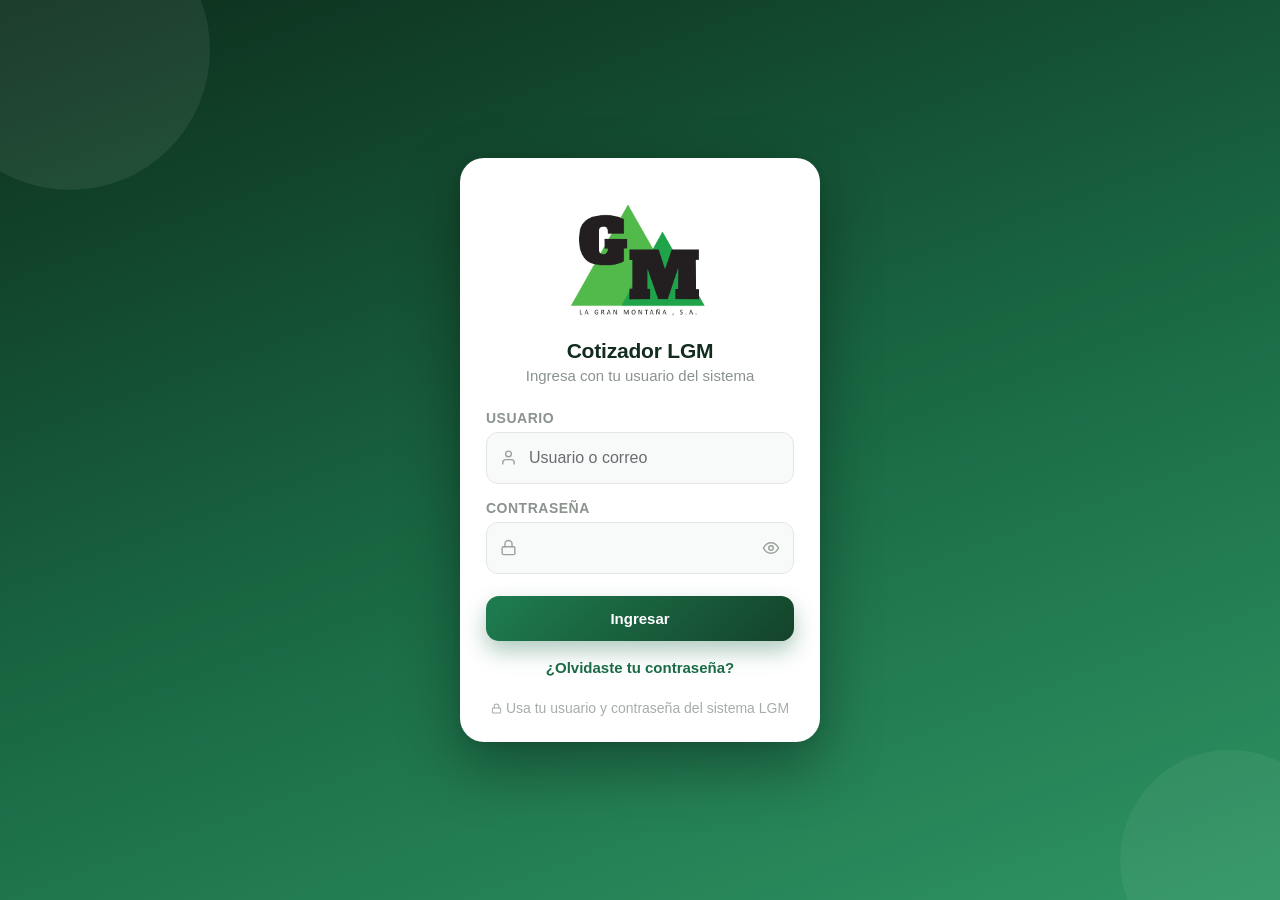
<file: index.html>
<!DOCTYPE html>
<html lang="es">
<head>
<meta charset="UTF-8">
<meta name="viewport" content="width=device-width, initial-scale=1.0">
<title>Cotizador LGM</title>
<!-- El menú de inicio ya no se usa: la raíz abre el cotizador directamente. -->
<meta http-equiv="refresh" content="0; url=cotizador.html">
<script>location.replace('cotizador.html' + location.search + location.hash);</script>
<style>body{margin:0;background:#1a6b45;color:#fff;font-family:system-ui,sans-serif;display:flex;align-items:center;justify-content:center;min-height:100vh}a{color:#fff}</style>
</head>
<body>
<p>Abriendo el cotizador… <a href="cotizador.html">Continuar</a></p>
</body>
</html>
</file>
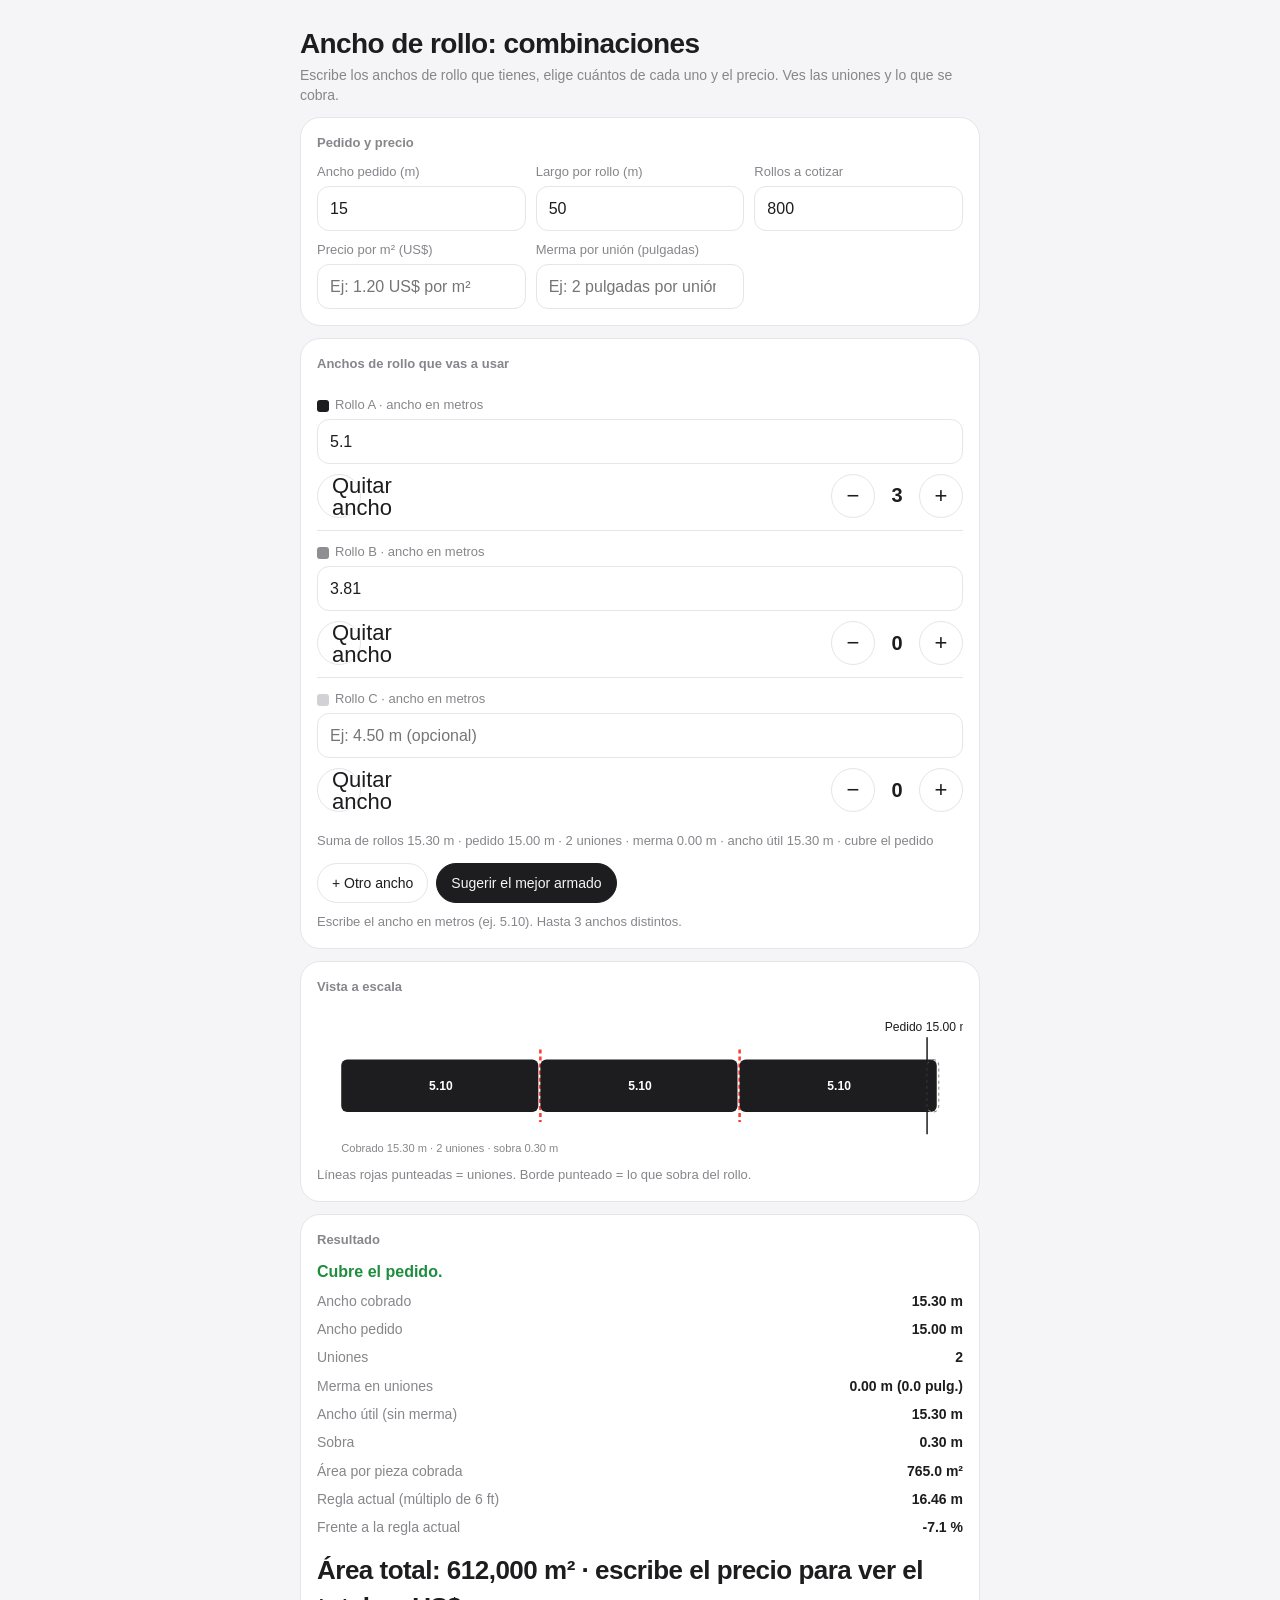
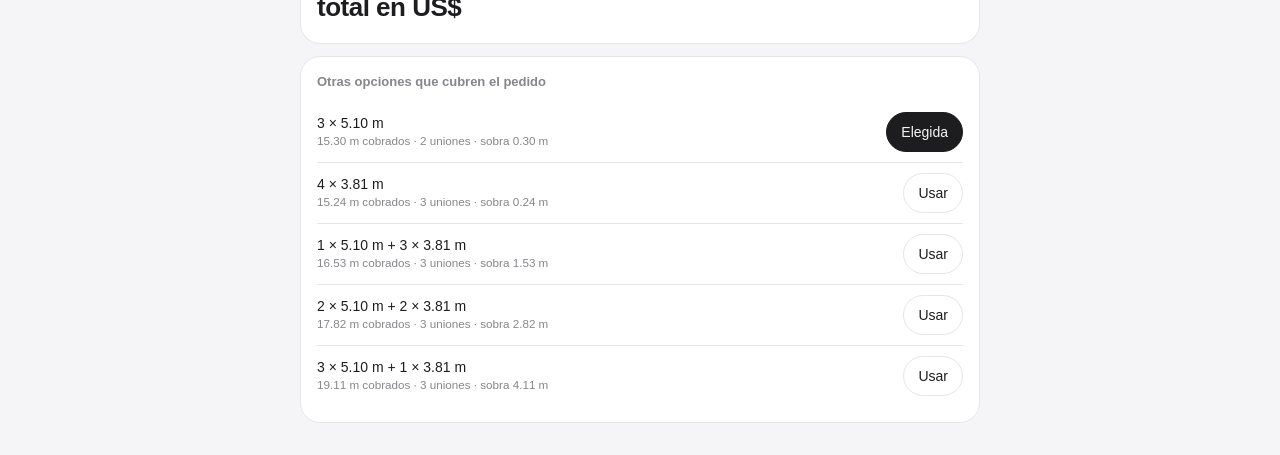
<file: casos-especiales.html>
<!doctype html>
<html lang="es">
<head>
<meta charset="utf-8">
<meta name="viewport" content="width=device-width, initial-scale=1, viewport-fit=cover">
<meta name="claude:viewport-fit-sides" content="cover">
<title>Ancho de rollo: combinaciones</title>
<style>
:root {
  color-scheme: light;
  --bg: #F5F5F7; --panel: #FFFFFF; --fg: #1D1D1F; --muted: #86868B; --line: #E5E5EA;
  --ink: #1D1D1F; --join: #FF3B30; --ok: #1E8E3E; --warn: #8A4B00; --warn-bg: #FFF4E5;
  --p0: #1D1D1F; --p1: #8E8E93; --p2: #D1D1D6;
  padding-top: env(safe-area-inset-top, 0px); padding-bottom: env(safe-area-inset-bottom, 0px);
}
* { box-sizing: border-box; }
html, body { margin: 0; }
body {
  background: var(--bg); color: var(--fg);
  font: 16px/1.45 -apple-system, BlinkMacSystemFont, "Helvetica Neue", Arial, sans-serif;
  padding-block: 20px 32px;
  padding-left: max(16px, env(safe-area-inset-left, 0px));
  padding-right: max(16px, env(safe-area-inset-right, 0px));
}
main { max-width: 680px; margin: 0 auto; display: grid; gap: 12px; }
h1 { font-size: 28px; font-weight: 600; letter-spacing: -.6px; margin: 4px 0 0; text-wrap: balance; }
.sub { color: var(--muted); font-size: 14px; margin: 0; }
.card { background: var(--panel); border: 1px solid var(--line); border-radius: 20px; padding: 16px; }
.card h2 { font-size: 13px; font-weight: 600; color: var(--muted); margin: 0 0 10px; }
.grid3 { display: grid; grid-template-columns: repeat(3, 1fr); gap: 10px; }
@media (max-width: 480px) { .grid3 { grid-template-columns: 1fr 1fr; } }
label.f { display: grid; gap: 4px; font-size: 13px; color: var(--muted); min-width: 0; }
input.n {
  width: 100%; min-width: 0; font: inherit; font-size: 16px; color: var(--fg); background: var(--panel);
  border: 1px solid var(--line); border-radius: 12px; padding: 10px 12px;
}
.rollo { display: grid; grid-template-columns: 1fr; gap: 10px; padding: 12px 0; border-bottom: 1px solid var(--line); }
.rollo:last-child { border-bottom: none; }
.rollo label.f { width: 100%; }
.rollo:last-child { border-bottom: none; }
.rollo .sw { display: inline-block; width: 12px; height: 12px; border-radius: 3px; margin-right: 6px; vertical-align: middle; }
.step { display: flex; align-items: center; justify-content: space-between; gap: 8px; width: 100%; }
.stepper { display: inline-flex; align-items: center; gap: 8px; }
.step button {
  width: 44px; height: 44px; border-radius: 999px; border: 1px solid var(--line); background: var(--panel); color: var(--fg);
  font-size: 22px; line-height: 1; cursor: pointer;
}
.step output { min-width: 28px; text-align: center; font-size: 20px; font-weight: 600; font-variant-numeric: tabular-nums; }
.pills { display: flex; flex-wrap: wrap; gap: 8px; }
.pill {
  appearance: none; border: 1px solid var(--line); background: var(--panel); color: var(--fg);
  border-radius: 999px; padding: 8px 14px; font: inherit; font-size: 14px; cursor: pointer; min-height: 40px;
}
.pill.dark { background: var(--ink); color: var(--bg); border-color: var(--ink); }
.pill:focus-visible, .step button:focus-visible { outline: 2px solid var(--fg); outline-offset: 2px; }
.viz { width: 100%; height: auto; display: block; }
.viz text { fill: var(--fg); font-size: 12px; font-family: inherit; }
.viz .m { fill: var(--muted); font-size: 11px; }
.kv { display: grid; grid-template-columns: 1fr auto; gap: 8px 12px; font-size: 14px; }
.kv span:nth-child(odd) { color: var(--muted); }
.kv span:nth-child(even) { text-align: right; font-weight: 600; font-variant-numeric: tabular-nums; }
.big { font-size: 26px; font-weight: 600; letter-spacing: -.5px; font-variant-numeric: tabular-nums; }
.warn { background: var(--warn-bg); color: var(--warn); border-radius: 14px; padding: 10px 12px; font-size: 14px; }
.ok { color: var(--ok); font-weight: 600; }
.note { font-size: 13px; color: var(--muted); margin: 8px 0 0; }
.opt { display: flex; justify-content: space-between; align-items: center; gap: 10px; padding: 10px 0; border-bottom: 1px solid var(--line); font-size: 14px; }
.opt:last-child { border-bottom: none; }
.opt small { color: var(--muted); display: block; }
.hint { font-size: 13px; color: var(--muted); margin: 10px 0 0; }
.quitar { border:1px solid var(--line); background:var(--panel); color:var(--fg); font:inherit; font-size:14px; cursor:pointer; min-height:40px; padding:0 14px; border-radius:999px; }
</style>
</head>
<body>
<main>
  <header>
    <h1>Ancho de rollo: combinaciones</h1>
    <p class="sub">Escribe los anchos de rollo que tienes, elige cuántos de cada uno y el precio. Ves las uniones y lo que se cobra.</p>
  </header>

  <section class="card" aria-labelledby="h-ped">
    <h2 id="h-ped">Pedido y precio</h2>
    <div class="grid3">
      <label class="f">Ancho pedido (m)<input class="n" id="ancho" type="number" inputmode="decimal" step="0.01" min="0" value="15" placeholder="Ej: 15.00 m del pedido"></label>
      <label class="f">Largo por rollo (m)<input class="n" id="largo" type="number" inputmode="decimal" step="0.01" min="0" value="50" placeholder="Ej: 50.00 m de largo"></label>
      <label class="f">Rollos a cotizar<input class="n" id="cant" type="number" inputmode="numeric" step="1" min="1" value="800" placeholder="Ej: 800 rollos"></label>
    </div>
    <div class="grid3" style="margin-top:10px">
      <label class="f">Precio por m² (US$)<input class="n" id="precio" type="number" inputmode="decimal" step="0.01" min="0" placeholder="Ej: 1.20 US$ por m²"></label>
      <label class="f">Merma por unión (pulgadas)<input class="n" id="merma" type="number" inputmode="decimal" step="0.25" min="0" placeholder="Ej: 2 pulgadas por unión"></label>
    </div>
  </section>

  <section class="card" aria-labelledby="h-arm">
    <h2 id="h-arm">Anchos de rollo que vas a usar</h2>
    <div id="rollos"></div>
    <div class="note" id="sumaRollos"></div>
    <div class="pills" style="margin-top:12px">
      <button type="button" class="pill" id="agregar">+ Otro ancho</button>
      <button type="button" class="pill dark" id="sugerir">Sugerir el mejor armado</button>
    </div>
    <p class="hint">Escribe el ancho en metros (ej. 5.10). Hasta 3 anchos distintos.</p>
  </section>

  <section class="card" aria-labelledby="h-viz">
    <h2 id="h-viz">Vista a escala</h2>
    <svg id="viz" class="viz" viewBox="0 0 640 150" role="img" aria-labelledby="h-viz"></svg>
    <p class="note" id="viz-nota"></p>
  </section>

  <section class="card" aria-labelledby="h-res">
    <h2 id="h-res">Resultado</h2>
    <div id="aviso"></div>
    <div class="kv" id="res" style="margin-top:6px"></div>
    <p class="big" id="total" style="margin:14px 0 0"></p>
  </section>

  <section class="card" aria-labelledby="h-opc">
    <h2 id="h-opc">Otras opciones que cubren el pedido</h2>
    <div id="opc"></div>
  </section>
</main>

<script>
const $ = (id) => document.getElementById(id);
const fmt = (n, d = 2) => Number(n).toLocaleString('es-GT', { minimumFractionDigits: d, maximumFractionDigits: d });
const MT = 3.28, ROLLO_FT = 12.5;
const COLORES = ['var(--p0)', 'var(--p1)', 'var(--p2)'];
// Tres anchos editables; cada uno con su cantidad
const tipos = [{ w: 5.10, n: 3 }, { w: 3.81, n: 0 }, { w: 0, n: 0 }];

function reglaActualM(W) {
  const ft = W * MT;
  let c;
  if (ft <= 6) c = 6; else if (ft <= ROLLO_FT) c = ROLLO_FT; else c = Math.ceil(ft / 6) * 6;
  return c / MT;
}

// Combinaciones de hasta 6 rollos por cada ancho válido que cubren el pedido; menos uniones primero
function opciones(W) {
  const act = tipos.map((t, k) => ({ w: t.w, k })).filter((t) => t.w > 0);
  if (!act.length || !(W > 0)) return [];
  const out = [];
  const rec = (idx, cuentas) => {
    if (idx === act.length) {
      const n = cuentas.reduce((a, b) => a + b, 0);
      if (n < 1) return;
      const cob = act.reduce((s, t, q) => s + cuentas[q] * t.w, 0);
      const mermaM = (parseFloat($('merma').value) || 0) * 0.0254;
      if (cob - (n - 1) * mermaM < W - 1e-9) return;
      const cuentaPorTipo = tipos.map(() => 0);
      act.forEach((t, q) => { cuentaPorTipo[t.k] = cuentas[q]; });
      out.push({ cuentas: cuentaPorTipo, cob, sobra: cob - (n - 1) * mermaM - W, uniones: n - 1 });
      return;
    }
    for (let c = 0; c <= 6; c++) rec(idx + 1, cuentas.concat([c]));
  };
  rec(0, []);
  return out.sort((x, y) => x.uniones - y.uniones || x.cob - y.cob);
}

function etiqueta(o) {
  return tipos.map((t, k) => (o.cuentas[k] ? o.cuentas[k] + ' × ' + fmt(t.w) + ' m' : '')).filter(Boolean).join(' + ') || '—';
}

function pintarRollos() {
  $('rollos').innerHTML = tipos.map((t, k) =>
    '<div class="rollo">'
    + '<label class="f"><span><span class="sw" style="background:' + COLORES[k] + '"></span>Rollo ' + 'ABC'[k] + ' · ancho en metros</span>'
    + '<input class="n" type="number" inputmode="decimal" step="0.01" min="0" data-w="' + k + '" value="' + (t.w || '') + '" placeholder="' + ['Ej: 5.10 m (rollo grande)', 'Ej: 3.81 m (rollo chico)', 'Ej: 4.50 m (opcional)'][k] + '"></label>'
    + '<div class="step">'
    + '<button type="button" class="quitar" data-quitar="' + k + '" aria-label="Quitar este ancho">Quitar ancho</button>'
    + '<div class="stepper">'
    + '<button type="button" data-k="' + k + '" data-d="-1" aria-label="Quitar un rollo de este ancho">−</button>'
    + '<output>' + t.n + '</output>'
    + '<button type="button" data-k="' + k + '" data-d="1" aria-label="Agregar un rollo de este ancho">+</button>'
    + '</div></div>'
    + '</div>').join('');
  $('agregar').disabled = tipos.every((t) => t.w > 0);
  $('agregar').style.display = tipos.every((t) => t.w > 0) ? 'none' : '';
}

function dibujar(W, cob, paneles, uniones, sobra) {
  const svg = $('viz');
  const ancho = 640, pad = 24, x0 = pad, x1 = ancho - pad, y = 52, h = 52;
  const escala = (x1 - x0) / Math.max(cob, W);
  const xW = x0 + W * escala;
  let g = '', x = x0;
  paneles.forEach((p, k) => {
    const w = p.w * escala;
    g += '<rect x="' + x.toFixed(1) + '" y="' + y + '" width="' + Math.max(w - 2, 1).toFixed(1) + '" height="' + h + '" rx="6" fill="' + COLORES[p.k] + '"/>';
    g += '<text x="' + (x + w / 2).toFixed(1) + '" y="' + (y + h / 2 + 4) + '" text-anchor="middle" style="fill:' + (p.k === 0 ? 'var(--panel)' : 'var(--fg)') + ';font-weight:600">' + fmt(p.w) + '</text>';
    x += w;
    if (k < paneles.length - 1) g += '<line x1="' + x.toFixed(1) + '" x2="' + x.toFixed(1) + '" y1="' + (y - 10) + '" y2="' + (y + h + 10) + '" stroke="var(--join)" stroke-width="2.5" stroke-dasharray="4 3"/>';
  });
  if (sobra > 0.005 && x > xW) g += '<rect x="' + xW.toFixed(1) + '" y="' + y + '" width="' + (x - xW).toFixed(1) + '" height="' + h + '" rx="6" fill="none" stroke="var(--muted)" stroke-dasharray="3 3"/>';
  g += '<line x1="' + xW.toFixed(1) + '" x2="' + xW.toFixed(1) + '" y1="' + (y - 22) + '" y2="' + (y + h + 22) + '" stroke="var(--fg)" stroke-width="1.5"/>';
  g += '<text x="' + xW.toFixed(1) + '" y="' + (y - 28) + '" text-anchor="middle">Pedido ' + fmt(W) + ' m</text>';
  g += '<text x="' + x0 + '" y="' + (y + h + 40) + '" class="m">Cobrado ' + fmt(cob) + ' m · ' + uniones + (uniones === 1 ? ' unión' : ' uniones') + (sobra > 0.005 ? ' · sobra ' + fmt(sobra) + ' m' : '') + '</text>';
  svg.innerHTML = g;
}

function actualizarRollos() {
  document.querySelectorAll('.step output').forEach((o, k) => { o.textContent = tipos[k].n; });
  document.querySelectorAll('input[data-w]').forEach((w) => { const k = Number(w.dataset.w); if (document.activeElement !== w) w.value = tipos[k].w || ''; });
}
function render() {
  actualizarRollos();
  $('sumaRollos').textContent = '';
  const W = Number($('ancho').value), L = Number($('largo').value), N = Number($('cant').value);
  const paneles = [];
  tipos.forEach((t, k) => { for (let q = 0; q < t.n; q++) if (t.w > 0) paneles.push({ w: t.w, k }); });
  // Orden de la vista: de mayor a menor ancho
  paneles.sort((a, b) => b.w - a.w);
  if (!(W > 0) || !(L > 0)) {
    $('viz').innerHTML = ''; $('res').innerHTML = ''; $('total').textContent = ''; $('viz-nota').textContent = '';
    $('aviso').innerHTML = '<p class="note">Captura el ancho y el largo del pedido.</p>';
    $('opc').innerHTML = ''; return;
  }
  if (!paneles.length) {
    $('viz').innerHTML = ''; $('res').innerHTML = ''; $('total').textContent = ''; $('viz-nota').textContent = '';
    $('aviso').innerHTML = '<p class="warn">Escribe el ancho de al menos un rollo y cuántos usas.</p>';
    renderOpc(W); return;
  }
  const cob = paneles.reduce((s, p) => s + p.w, 0);
  const uniones = paneles.length - 1, mermaM = (parseFloat($('merma').value) || 0) * 0.0254;
  const perdida = uniones * mermaM, util = cob - perdida, sobra = util - W, ok = util >= W - 1e-9;
  $('sumaRollos').textContent = 'Suma de rollos ' + fmt(cob) + ' m · pedido ' + fmt(W) + ' m · '
    + uniones + (uniones === 1 ? ' unión' : ' uniones') + ' · merma ' + fmt(perdida) + ' m · ancho útil ' + fmt(util) + ' m · '
    + (ok ? 'cubre el pedido' : 'no cubre, faltan ' + fmt(W - util) + ' m');
  dibujar(W, cob, paneles, uniones, sobra);
  $('viz-nota').textContent = 'Líneas rojas punteadas = uniones. Borde punteado = lo que sobra del rollo.';
  $('aviso').innerHTML = ok
    ? '<p class="ok" style="margin:0 0 8px">Cubre el pedido.</p>'
    : '<p class="warn" style="margin:0 0 8px">No cubre el pedido: faltan ' + fmt(W - cob) + ' m.</p>';
  const regla = reglaActualM(W), area = cob * L, dif = (cob / regla - 1) * 100;
  const precio = parseFloat($('precio').value) || 0, areaTot = area * N;
  $('res').innerHTML =
      '<span>Ancho cobrado</span><span>' + fmt(cob) + ' m</span>'
    + '<span>Ancho pedido</span><span>' + fmt(W) + ' m</span>'
    + '<span>Uniones</span><span>' + uniones + '</span>'
    + '<span>Merma en uniones</span><span>' + fmt(perdida) + ' m (' + fmt(perdida / 0.0254, 1) + ' pulg.)</span>'
    + '<span>Ancho útil (sin merma)</span><span>' + fmt(util) + ' m</span>'
    + '<span>Sobra</span><span>' + fmt(sobra) + ' m</span>'
    + '<span>Área por pieza cobrada</span><span>' + fmt(area, 1) + ' m²</span>'
    + '<span>Regla actual (múltiplo de 6 ft)</span><span>' + fmt(regla) + ' m</span>'
    + '<span>Frente a la regla actual</span><span>' + (dif <= 0 ? '' : '+') + fmt(dif, 1) + ' %</span>'
;
  const totalUs = areaTot * precio;
  $('total').textContent = precio > 0 ? 'Total: US$ ' + fmt(totalUs, 2) : 'Área total: ' + fmt(areaTot, 0) + ' m² · escribe el precio para ver el total en US$';
  if (precio > 0) $('total').textContent += ' (' + N + ' rollos)';
  renderOpc(W);
}

function renderOpc(W) {
  const lista = opciones(W).slice(0, 5);
  $('opc').innerHTML = lista.map((o) => {
    const sel = tipos.every((t, k) => (t.n || 0) === (o.cuentas[k] || 0));
    return '<div class="opt"><div>' + etiqueta(o) + '<small>' + fmt(o.cob) + ' m cobrados · ' + o.uniones + (o.uniones === 1 ? ' unión' : ' uniones') + ' · sobra ' + fmt(o.sobra) + ' m</small></div>'
      + '<button type="button" class="pill' + (sel ? ' dark' : '') + '" data-usar="' + o.cuentas.join(',') + '">' + (sel ? 'Elegida' : 'Usar') + '</button></div>';
  }).join('') || '<p class="note">Ninguna combinación cubre el pedido con los anchos escritos.</p>';
}

// Eventos
document.addEventListener('click', (e) => {
  const qt = e.target.closest('button[data-quitar]');
  if (qt) { const k = Number(qt.dataset.quitar); tipos[k] = { w: 0, n: 0 }; pintarRollos(); render(); return; }
  const st = e.target.closest('.step button');
  if (st) { const k = Number(st.dataset.k); tipos[k].n = Math.max(0, Math.min(12, tipos[k].n + Number(st.dataset.d))); render(); return; }
  const u = e.target.closest('button[data-usar]');
  if (u) { u.dataset.usar.split(',').forEach((v, k) => { tipos[k].n = Number(v); }); render(); return; }
});
document.addEventListener('input', (e) => {
  const w = e.target.closest('input[data-w]');
  if (w) { const k = Number(w.dataset.w); tipos[k].w = parseFloat(w.value) || 0; if (!tipos[k].w) tipos[k].n = 0; render(); }
});
$('agregar').addEventListener('click', () => { const libre = document.querySelector('input[data-w][value=""]') || document.querySelectorAll('input[data-w]')[tipos.findIndex((t) => !t.w)]; if (libre) libre.focus(); });
$('sugerir').addEventListener('click', () => {
  const best = opciones(Number($('ancho').value))[0];
  if (best) { tipos.forEach((t, k) => { t.n = best.cuentas[k]; }); render(); }
});
['ancho', 'largo', 'cant', 'precio', 'merma'].forEach((id) => $(id).addEventListener('input', render));
pintarRollos();
render();
</script>
</body>
</html>
</file>
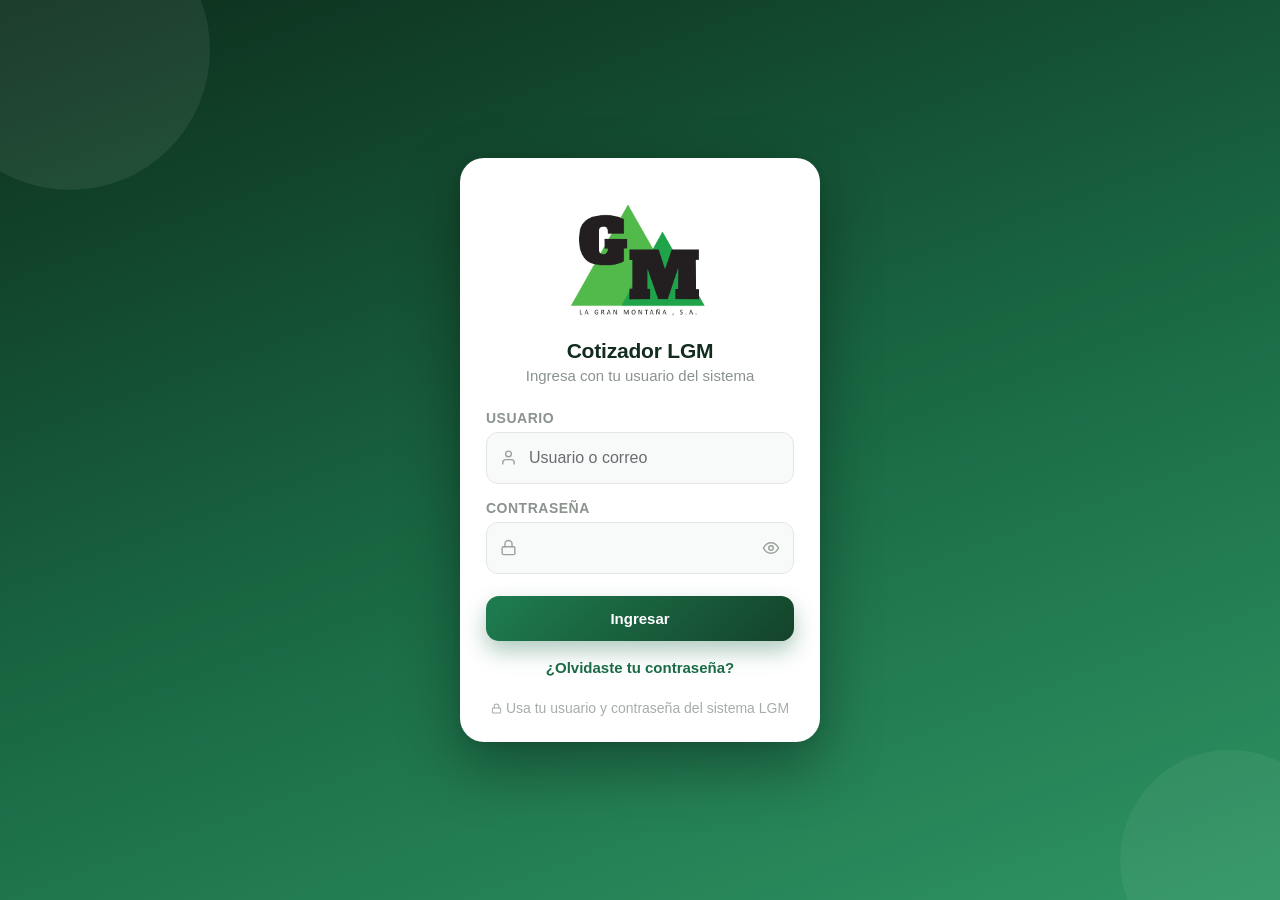
<file: cotizador.html>
<!DOCTYPE html>
<html lang="es">
<head>
<meta charset="UTF-8">
<meta name="viewport" content="width=device-width, initial-scale=1.0, viewport-fit=cover, user-scalable=no">
<meta name="color-scheme" content="light">
<script src="modo-oscuro.js?v=1"></script>
<script>
// Marca el modo (app instalada o navegador) para el diagnóstico del menú «Más».
(function(){
  var st = !!(navigator.standalone || (window.matchMedia && matchMedia('(display-mode: standalone)').matches));
  var m = document.querySelector('meta[name=viewport]');
  document.documentElement.className += st ? ' es-app' : ' es-web';
})();
</script>
<meta name="apple-mobile-web-app-capable" content="yes">
<meta name="mobile-web-app-capable" content="yes">
<meta name="apple-mobile-web-app-title" content="Cotizador LGM">
<link rel="manifest" href="manifest.webmanifest">
<link rel="apple-touch-icon" href="icon-180.png">
<link rel="icon" type="image/png" href="icon-192.png">
<meta name="apple-mobile-web-app-status-bar-style" content="black-translucent">
<meta name="theme-color" content="#1a6b45">
<title>Cotizador LGM</title>
<style>
* { box-sizing: border-box; margin: 0; padding: 0; }
html, body { width: 100%; height: 100%; overflow-x: hidden; font-family: -apple-system, BlinkMacSystemFont, 'Segoe UI', sans-serif; background: #f5f5f5; }
header { position: fixed; top: 0; left: 0; right: 0; min-height: 56px; padding-top: max(12px, env(safe-area-inset-top)); padding-bottom: 12px; padding-left: max(12px, env(safe-area-inset-left)); padding-right: max(12px, env(safe-area-inset-right)); background: linear-gradient(135deg, #14432a, #1a6b45); color: white; display: flex; align-items: center; justify-content: space-between; z-index: 100; box-shadow: 0 2px 8px rgba(0,0,0,0.15); }
header h1 { font-size: 18px; font-weight: 700; flex: 1; text-align: center; }
.toggle-menu { background: rgba(255,255,255,0.2); border: none; color: white; padding: 8px 12px; border-radius: 6px; cursor: pointer; font-size: 18px; }
.main { display: flex; height: 100%; padding-top: max(80px, calc(56px + env(safe-area-inset-top))); }
.sidebar { width: 0; background: white; border-right: 1px solid #e0e0e0; overflow-y: auto; transition: width 0.3s; position: fixed; left: 0; top: max(80px, calc(56px + env(safe-area-inset-top))); bottom: 0; z-index: 50; }
.sidebar.open { width: 200px; }
.nav-item { padding: 14px 18px; border-bottom: 1px solid #f0f0f0; cursor: pointer; font-weight: 500; color: #666; font-size: 16px; white-space: nowrap; }
.nav-item.active { background: #e8f5e9; color: #1a6b45; border-left: 4px solid #1a6b45; padding-left: 14px; }
.content { flex: 1; padding: 16px; max-width: 700px; margin: 0 auto; padding-bottom: max(20px, env(safe-area-inset-bottom)); overflow-y: auto; width: 100%; }
.card { background: white; border-radius: 8px; padding: 16px; margin-bottom: 12px; box-shadow: 0 1px 4px rgba(0,0,0,0.06); }
.card-title { font-weight: 700; margin-bottom: 12px; font-size: 15px; color: #1a6b45; display: flex; align-items: center; gap: 8px; flex-wrap: wrap; }
label { display: block; font-size: 14px; color: #666; margin-bottom: 4px; font-weight: 600; margin-top: 10px; text-transform: uppercase; letter-spacing: 0.3px; }
label:first-child { margin-top: 0; }
input, select { width: 100%; padding: 12px; border: 1px solid #d1d1d6; border-radius: 10px; font-size: 16px; -webkit-appearance: none; background-color: #fff; transition: all 0.2s ease; }
.btn { padding: 12px 14px; border: none; border-radius: 10px; font-weight: 600; cursor: pointer; font-size: 16px; display: inline-flex; align-items: center; justify-content: center; gap: 6px; min-height: 44px; transition: background 0.2s ease, transform 0.1s ease; }
.btn:active { transform: scale(0.98); opacity: 0.9; }
.card { background: white; border-radius: 12px; padding: 16px; margin-bottom: 14px; box-shadow: 0 2px 12px rgba(0,0,0,0.04); border: 1px solid #efeff4; }
.modo-seg { display: flex; background: #eeeeee; border-radius: 10px; padding: 4px; gap: 2px; }
.tier-group { display: flex; border: 1px solid #d1d1d6; border-radius: 10px; overflow: hidden; }
input:focus, select:focus { outline: none; border-color: #1a6b45; box-shadow: 0 0 0 3px rgba(26,107,69,0.08); }
.field { margin-bottom: 10px; }
.grid2 { display: grid; grid-template-columns: 1fr 1fr; gap: 10px; }
.grid3 { display: grid; grid-template-columns: 1fr 1fr 1fr; gap: 8px; }
.btn { padding: 10px 14px; border: none; border-radius: 6px; font-weight: 600; cursor: pointer; font-size: 15px; display: inline-flex; align-items: center; justify-content: center; gap: 6px; min-height: 40px; }
.btn-primary { background: #0066cc; color: white; }
.btn-success { background: #1a6b45; color: white; }
.btn-danger { background: #d32f2f; color: white; }
.btn-warning { background: #d97706; color: white; }
.btn-ghost { background: #f0f0f0; color: #444; }
.btn-sm { padding: 6px 10px; font-size: 14px; min-height: auto; }
.btn-block { width: 100%; }
.resultado { background: #f0f9f5; border-left: 4px solid #1a6b45; padding: 12px; margin-top: 12px; border-radius: 6px; display: none; }
.resultado.show { display: block; }
.resultado-row { display: flex; justify-content: space-between; align-items: center; padding: 6px 0; font-size: 14px; border-bottom: 1px solid #e0f0e8; }
.resultado-row:last-of-type { border-bottom: none; }
.resultado-row strong { color: #1a6b45; font-size: 15px; text-align: right; }
.total-box { background: white; border: 2px solid #1a6b45; padding: 12px; margin-top: 10px; border-radius: 6px; text-align: right; }
.total-box strong { font-size: 19px; color: #1a6b45; }
.item-card { background: #fafafa; border: 1px solid #e8e8e8; padding: 12px; margin: 8px 0; border-radius: 6px; display: flex; justify-content: space-between; align-items: center; gap: 8px; }
.item-info { flex: 1; min-width: 0; }
.item-info strong { color: #222; display: block; margin-bottom: 3px; font-size: 15px; }
.item-info small { color: #999; font-size: 14px; }
.actions { display: flex; gap: 4px; flex-shrink: 0; }
.seccion { display: none; }
.seccion.active { display: block; }
.tabs { display: flex; gap: 0; margin-bottom: 14px; border-bottom: 2px solid #e0e0e0; }
.tab-btn { flex: 1; padding: 10px 8px; border: none; background: transparent; cursor: pointer; font-weight: 600; color: #999; border-bottom: 3px solid transparent; margin-bottom: -2px; font-size: 15px; }
.tab-btn.active { color: #1a6b45; border-bottom-color: #1a6b45; }
.tab-content { display: none; }
.tab-content.active { display: block; }
.info-text { font-size: 14px; color: #aaa; margin-top: 4px; margin-bottom: 6px; }
.warn-box { background: #fef9ec; border-left: 3px solid #d97706; padding: 8px 10px; margin: 8px 0; border-radius: 4px; font-size: 14px; color: #92400e; }
.preview-box { padding: 10px 12px; background: #f0f9f5; border-radius: 6px; font-size: 14px; color: #444; margin-top: 6px; margin-bottom: 8px; border: 1px solid #c8e6c9; display: none; line-height: 1.6; }
.cart-wrap { background: white; border-radius: 8px; padding: 16px; margin-bottom: 12px; box-shadow: 0 1px 4px rgba(0,0,0,0.06); border: 2px solid #1a6b45; }
.cart-item { display: flex; align-items: center; gap: 6px; padding: 10px; background: #fafafa; border-radius: 6px; margin-bottom: 8px; border-left: 4px solid #1a6b45; flex-wrap: wrap; }
.cart-item.tipo-saco { border-left-color: #0066cc; }
.cart-item-body { flex: 1; min-width: 150px; }
.ci-nombre { font-weight: 700; font-size: 15px; color: #222; }
.ci-detalle { font-size: 14px; color: #777; margin-top: 2px; }
.ci-cobrado { font-size: 13px; color: #d97706; font-weight: 600; }
.ci-total { font-weight: 800; font-size: 16px; color: #1a6b45; white-space: nowrap; }
.tipo-saco .ci-total { color: #0066cc; }
.cart-footer { border-top: 2px solid #e8f5e9; padding-top: 12px; margin-top: 6px; }
.cart-grand { display: flex; justify-content: space-between; align-items: center; margin-bottom: 12px; }
.cart-grand span { font-size: 14px; color: #666; font-weight: 600; text-transform: uppercase; }
.cart-grand strong { font-size: 22px; font-weight: 900; color: #1a6b45; }
.cart-btns { display: flex; gap: 6px; flex-wrap: wrap; }
.cart-empty { text-align: center; color: #bbb; padding: 24px 16px; font-size: 15px; }
.modal { position: fixed; inset: 0; background: rgba(0,0,0,0.45); z-index: 1000; display: flex; align-items: center; justify-content: center; padding: 16px; padding-top: max(env(safe-area-inset-top), 16px); }
.modal.hidden { display: none; }
button.hidden, .btn.hidden { display: none !important; }   /* los botones del editor se ocultan con la clase «hidden» (antes quedaban siempre visibles) */
#appShell.hidden { display: none; }

/* ── Login gate ── */
#loginGate.login-gate { background: linear-gradient(160deg, #0d2e1c 0%, #1a6b45 55%, #2f9464 100%); overflow: hidden; }
.login-gate::before, .login-gate::after { content: ''; position: absolute; border-radius: 50%; pointer-events: none; }
.login-gate::before { width: 280px; height: 280px; top: -90px; left: -70px; background: rgba(255,255,255,0.07); }
.login-gate::after { width: 220px; height: 220px; bottom: -70px; right: -60px; background: rgba(255,255,255,0.05); }
.login-card { position: relative; width: 100%; max-width: 360px; background: #fff; border-radius: 24px; padding: 34px 26px 26px; text-align: center; box-shadow: 0 24px 60px rgba(0,0,0,0.35), 0 2px 10px rgba(0,0,0,0.08); animation: loginPop 0.4s cubic-bezier(.22,.9,.3,1.1); }
@keyframes loginPop { from { opacity: 0; transform: translateY(16px) scale(0.96); } to { opacity: 1; transform: translateY(0) scale(1); } }
.login-logo { display: block; width: 60%; max-width: 168px; height: auto; margin: 4px auto 18px; object-fit: contain; }
.login-title { font-size: 21px; font-weight: 800; color: #122c1d; letter-spacing: -0.2px; margin-bottom: 4px; }
.login-subtitle { font-size: 15px; color: #8a938d; margin-bottom: 26px; }
.login-field { text-align: left; margin-bottom: 16px; }
.login-field label { display: block; font-size: 14px; font-weight: 700; color: #8a938d; text-transform: uppercase; letter-spacing: 0.5px; margin-bottom: 6px; }
.login-input-wrap { position: relative; display: flex; align-items: center; }
.login-input-wrap .login-input-icon { position: absolute; left: 14px; width: 17px; height: 17px; color: #9aa39c; pointer-events: none; }
.login-input-wrap input { width: 100%; padding: 13px 42px 13px 42px; border: 1.5px solid #e3e6e3; border-radius: 12px; font-size: 16px; background: #f8faf9; transition: all 0.2s ease; -webkit-appearance: none; }
.login-input-wrap input:focus { outline: none; border-color: #1a6b45; background: #fff; box-shadow: 0 0 0 4px rgba(26,107,69,0.1); }
.login-input-wrap input:focus ~ .login-input-icon { color: #1a6b45; }
.login-toggle-pass { position: absolute; right: 6px; width: 34px; height: 34px; background: none; border: none; padding: 0; cursor: pointer; color: #9aa39c; display: flex; align-items: center; justify-content: center; border-radius: 8px; }
.login-toggle-pass:hover { color: #1a6b45; background: #f1f4f1; }
.login-toggle-pass svg { width: 18px; height: 18px; display: block; }
.login-btn { width: 100%; margin-top: 6px; padding: 14px; border: none; border-radius: 13px; background: linear-gradient(135deg, #1e7d51, #14432a); color: #fff; font-weight: 700; font-size: 15px; cursor: pointer; box-shadow: 0 10px 22px rgba(26,107,69,0.35); transition: transform 0.12s ease, box-shadow 0.2s ease; }
.login-btn:active { transform: scale(0.98); box-shadow: 0 6px 14px rgba(26,107,69,0.3); }
.login-btn:disabled { opacity: 0.6; cursor: default; }
.login-foot { margin-top: 18px; font-size: 14px; color: #a6ada8; }
.login-link-btn { display: block; width: 100%; margin-top: 12px; background: none; border: none; color: #1a6b45; font-weight: 700; font-size: 15px; cursor: pointer; padding: 6px; }
.login-link-btn:disabled { opacity: 0.5; cursor: default; }
#loginStepCreds.hidden, #loginStepRecover1.hidden, #loginStepRecover2.hidden { display: none; }
.modal-box { background: white; border-radius: 12px; padding: 20px; width: 100%; max-width: 480px; max-height: 85vh; overflow-y: auto; }
.modal-header { display: flex; justify-content: space-between; align-items: center; margin-bottom: 16px; }
.modal-title { font-size: 16px; font-weight: 700; color: #1a6b45; }
.modal-close { font-size: 26px; cursor: pointer; color: #bbb; line-height: 1; padding: 2px 8px; }
.modal-btns { display: flex; gap: 8px; margin-top: 18px; }
.modal-btns .btn { flex: 1; }
.toast { position: fixed; bottom: max(28px, calc(20px + env(safe-area-inset-bottom))); left: 50%; transform: translateX(-50%) translateY(16px); padding: 12px 18px; border-radius: 8px; font-size: 15px; font-weight: 600; z-index: 9999; opacity: 0; transition: all 0.25s ease; pointer-events: none; box-shadow: 0 6px 20px rgba(0,0,0,0.2); color: white; max-width: 90vw; text-align: center; }
.toast.show { opacity: 1; transform: translateX(-50%) translateY(0); }
.toast.ok { background: #1a6b45; }
.toast.err { background: #d32f2f; }
.badge { display: inline-block; background: #e8f5e9; color: #1a6b45; font-size: 14px; font-weight: 700; padding: 2px 8px; border-radius: 99px; }
.tier-group { display: flex; border: 1.5px solid #ddd; border-radius: 6px; overflow: hidden; }
.tier-opt { flex: 1; margin: 0; }
.tier-opt input { display: none; }
.tier-opt span { display: block; padding: 10px 0; text-align: center; cursor: pointer; font-weight: 700; font-size: 15px; color: #888; border-right: 1.5px solid #ddd; }
.tier-opt:last-child span { border-right: none; }
.tier-opt input:checked + span { background: #1a6b45; color: white; }
.chip-lista { align-items:center; gap:6px; margin-top:8px; padding:6px 10px; border-radius:999px; background:#e8f1ec; color:#1a6b45; font-size:14px; font-weight:600; }
.aviso-saco { margin-top:8px; padding:9px 11px; border-radius:8px; background:#f2f2f7; border:1px solid #d1d1d6; color:#3a3a3c; font-size:14px; line-height:1.4; }
.sin-precio { color:#999; }
.precio-tiers { display: flex; gap: 6px; margin-top: 8px; }
.precio-tier-badge { flex: 1; text-align: center; padding: 6px 4px; border-radius: 6px; font-size: 14px; border: 1.5px solid #ddd; }
.precio-tier-badge .t-label { font-size: 13px; font-weight: 700; color: #888; display: block; }
.precio-tier-badge .t-val { font-weight: 700; color: #1a6b45; font-size: 14px; display: block; margin-top: 2px; }
.modo-seg { display: flex; background: #e0e0e0; border-radius: 8px; padding: 3px; gap: 2px; }
.seg-opt { flex: 1; text-align: center; padding: 9px 6px; border-radius: 6px; cursor: pointer; font-weight: 600; font-size: 14px; color: #555; user-select: none; margin: 0; }
.seg-opt:has(input:checked) { background: #2e7d32; color: #fff; box-shadow: 0 1px 3px rgba(0,0,0,0.18); }
.seg-opt input { display: none; }
.modo-desc { font-size: 14px; color: #888; margin-top: 5px; min-height: 14px; }
.precio-cards { display: grid; grid-template-columns: 1fr 1fr; gap: 8px; margin-top: 10px; }
.precio-card { padding: 10px; border-radius: 8px; border: 2px solid #e0e0e0; background: #fafafa; }
.precio-card.pc-activo { border-color: #2e7d32; background: #f0f9f2; }
.pc-label { font-size: 13px; font-weight: 700; color: #aaa; letter-spacing: 0.5px; text-transform: uppercase; margin-bottom: 2px; }
.precio-card.pc-activo .pc-label { color: #2e7d32; }
.pc-price { font-size: 19px; font-weight: 800; color: #333; line-height: 1.1; }
.precio-card.pc-activo .pc-price { color: #1b5e20; }
.pc-desc { font-size: 13px; color: #aaa; margin-top: 3px; }

@media print {
  body { background: white !important; }
  body > * { display: none !important; }
  body > #pdfOverlay { display: block !important; position: static !important; overflow: visible !important; background: white !important; }
  #pdfOverlay > div:first-child { display: none !important; }
  #pdfOverlay > div:last-child { box-shadow: none !important; max-width: none !important; margin: 0 !important; display: block !important; }
}

/* ── Autocompletado de clientes, recientes, resumen de envío, historial del sistema ── */
.sug { position:absolute; left:0; right:0; top:100%; z-index:60; background:#fff; border:1px solid #1a6b45; border-radius:10px; box-shadow:0 8px 24px rgba(0,0,0,.18); max-height:280px; overflow-y:auto; margin-top:2px; }
.sug.hidden { display:none; }
.sug-item { padding:11px 12px; border-bottom:1px solid #eee; cursor:pointer; min-height:44px; }
.sug-item:last-child { border-bottom:none; }
.sug-item:active { background:#e8f5e9; }
.sug-item strong { display:block; font-size:16px; color:#222; }
.sug-item small { color:#666; font-size:14px; }
.sug-tag { float:right; font-size:13px; font-weight:700; color:#fff; background:#1a6b45; border-radius:99px; padding:1px 7px; }
.sug-tag.rec { background:#555; }
.sug-vacio { padding:12px; color:#777; font-size:15px; }
.chips { display:flex; flex-wrap:wrap; gap:6px; margin-top:6px; }
.chip { background:#fff; border:1px solid #1a6b45; color:#1a6b45; border-radius:99px; padding:6px 12px; font-size:15px; font-weight:600; cursor:pointer; min-height:34px; max-width:100%; overflow:hidden; text-overflow:ellipsis; white-space:nowrap; }
.resumen { border:2px solid #1a6b45; border-radius:10px; padding:10px 12px; margin-bottom:14px; background:#fff; }
.resumen h4 { margin:0 0 6px; font-size:15px; color:#1a6b45; text-transform:uppercase; letter-spacing:.3px; }
.res-row { display:flex; justify-content:space-between; gap:10px; padding:6px 0; border-bottom:1px solid #eee; font-size:15px; }
.res-row .rd { flex:1; min-width:0; }
.res-row .rd small { display:block; color:#666; }
.res-row .rt { font-weight:700; white-space:nowrap; }
.res-total { display:flex; justify-content:space-between; padding-top:8px; font-size:16px; font-weight:800; color:#1a6b45; }
.res-warn { border:2px solid #d97706; border-radius:8px; padding:10px; margin:8px 0; font-size:15px; line-height:1.5; color:#222; background:#fff; }
.res-warn.err { border-color:#d32f2f; }
.res-warn strong { color:#b45309; }
.res-warn.err strong { color:#d32f2f; }
.res-warn .btn { margin-top:6px; }
.stale { color:#b45309; font-weight:700; }
.chk { display:flex; align-items:flex-start; gap:8px; font-size:15px; cursor:pointer; margin:8px 0; }
.chk input { width:20px; height:20px; margin:0; flex-shrink:0; -webkit-appearance:checkbox; appearance:checkbox; }
.muted { color:#999; padding:16px; text-align:center; }
.pill { display:inline-block; font-size:14px; font-weight:700; padding:2px 8px; border-radius:99px; color:#fff; background:#555; }
.pill.ok { background:#1a6b45; } .pill.borr { background:#0066cc; } .pill.conv { background:#6b21a8; }
.med-line { border:1px solid #d1d1d6; border-radius:10px; padding:8px; margin-bottom:8px; }
.med-line textarea { width:100%; font-family:inherit; font-size:15px; padding:8px; border:1px solid #d1d1d6; border-radius:8px; }
.med-grid { display:grid; grid-template-columns:1fr 1fr; gap:8px; margin-top:6px; }
.med-grid label { font-size:14px; font-weight:700; color:#666; text-transform:uppercase; display:block; margin-bottom:2px; }
.med-grid input { width:100%; }
.med-foot { display:flex; justify-content:space-between; align-items:center; margin-top:8px; gap:8px; }
.med-lt { font-weight:700; font-size:16px; color:#1a6b45; }

.ic { display:inline-flex; vertical-align:-3px; }
.ic svg { width:16px; height:16px; fill:none; stroke:currentColor; stroke-width:2; stroke-linecap:round; stroke-linejoin:round; }
.ic.f svg { fill:currentColor; stroke:none; }
.modal.sheet { align-items:flex-end; padding:0; }
.modal.sheet .modal-box { border-radius:16px 16px 0 0; max-width:520px; padding-bottom:max(env(safe-area-inset-bottom),16px); }
.act-item { display:flex; align-items:center; gap:14px; width:100%; min-height:50px; padding:0 6px; background:none; border:none; border-bottom:1px solid #eee; font-size:16px; font-weight:600; color:#222; cursor:pointer; text-align:left; }
.act-item .ic svg { width:20px; height:20px; }
.act-item:active { background:#f0f0f0; }
.act-item.danger { color:#d32f2f; }
.act-sep { height:8px; }
.kebab-m { width:44px; min-height:40px; background:#f0f0f0; color:#444; border:none; border-radius:6px; display:inline-flex; align-items:center; justify-content:center; cursor:pointer; }
.kebab-m .ic svg { width:20px; height:20px; }
.cli-pie { padding:8px 12px; font-size:14px; color:#666; display:flex; justify-content:space-between; align-items:center; gap:8px; background:#f7f7f7; position:sticky; bottom:0; }
.cli-pie button { background:none; border:none; color:#1a6b45; font-weight:700; font-size:14px; cursor:pointer; padding:6px; }

.toggle-menu .ic svg { width:22px; height:22px; stroke-width:2.2; }
.nav-item .ic { margin-right:8px; } .nav-item .ic svg { width:20px; height:20px; }
.tab-btn .ic svg { width:18px; height:18px; } .tab-btn .ic { margin-right:4px; }
.ci-nombre .ic svg { width:16px; height:16px; color:#1a6b45; }
.warn-box .ic svg, .ci-cobrado .ic svg { width:15px; height:15px; }
.info-text .ic svg { width:14px; height:14px; }
.modal-title .ic svg { width:18px; height:18px; }
.btn .ic svg { width:16px; height:16px; }
.cart-item-body { min-width: 110px; }
.cart-item .btn-sm { padding: 6px 9px; min-height: 34px; flex-shrink: 0; }
.cart-item .ic svg { width: 16px; height: 16px; }
.mp-lista { max-height:42vh; overflow-y:auto; border:1px solid #e5e7eb; border-radius:8px; }
.mp-row { padding:8px 10px; border-bottom:1px solid #eee; font-size:14px; }
.mp-row:last-child { border-bottom:none; }
.act-item, .btn, .kebab-m, .chip, .tab-btn, .nav-item, .sug-item { -webkit-user-select:none; user-select:none; -webkit-touch-callout:none; }
.btn { text-decoration:none; }
.cal-item { border:1px solid #e5e7eb; border-radius:10px; padding:10px 12px; margin-bottom:10px; }
.cal-item h5 { margin:0 0 6px; font-size:16px; color:#1a6b45; display:flex; gap:6px; align-items:center; }
.cal-row { display:flex; justify-content:space-between; gap:10px; padding:3px 0; font-size:14px; border-bottom:1px dashed #eee; }
.cal-row:last-child { border-bottom:none; }
.cal-row span:first-child { color:#666; }
.cal-row b { text-align:right; }
.cal-nota { background:#f4f4f5; border-radius:8px; padding:8px 10px; font-size:14px; color:#555; margin-bottom:10px; }
.cli-card { padding:16px; }
.cli-head { display:flex; justify-content:space-between; align-items:center; gap:8px; margin-bottom:14px; }
.cli-head-t { font-weight:700; font-size:16px; color:#1a6b45; display:flex; align-items:center; gap:8px; }
.cli-head-t .ic svg { width:20px; height:20px; }
.cli-chip { font-size:14px; font-weight:700; border-radius:99px; padding:4px 11px; display:inline-flex; align-items:center; gap:5px; white-space:nowrap; }
.cli-chip .ic svg { width:13px; height:13px; }
.cli-chip.ok { background:#1a6b45; color:#fff; }
.cli-chip.nuevo { background:#334155; color:#fff; }
.cli-chip.cf { background:#fff; color:#334155; border:1px solid #94a3b8; }
.cli-grid { display:grid; grid-template-columns:1fr; gap:12px; }
@media (min-width:560px) { .cli-grid { grid-template-columns:minmax(0,1fr) minmax(0,2fr); } }
.cli-f label { display:block; font-size:14px; font-weight:700; letter-spacing:.05em; text-transform:uppercase; color:#555; margin-bottom:5px; }
.cli-f label small { font-weight:500; text-transform:none; letter-spacing:0; color:#888; font-size:14px; }
.cli-in { position:relative; }
.cli-in input { padding-right:54px; }
.cli-go { position:absolute; right:5px; top:5px; bottom:5px; width:40px; border:none; border-radius:8px; background:#1a6b45; color:#fff; display:inline-flex; align-items:center; justify-content:center; cursor:pointer; -webkit-user-select:none; user-select:none; }
.cli-go:active { opacity:.85; }
.cli-go:disabled { opacity:.5; }
.cli-go.cargando .ic svg { animation:cli-pulso .8s ease-in-out infinite alternate; }
@keyframes cli-pulso { from { opacity:1; } to { opacity:.25; } }
.cli-go .ic svg { width:18px; height:18px; stroke-width:2.4; }
.cli-guardar { margin-top:12px; padding:10px 12px; border-left:4px solid #1a6b45; background:#f4f4f5; border-radius:8px; display:flex; align-items:center; justify-content:space-between; gap:10px; flex-wrap:wrap; }
.cli-guardar-t { font-size:14px; color:#444; min-width:0; flex:1 1 180px; line-height:1.4; }
.cli-guardar-t b { color:#111; display:block; font-size:15px; overflow:hidden; text-overflow:ellipsis; white-space:nowrap; }

/* ── Formulario de telas (estilo HIG: secciones numeradas, tarjetas de modalidad, unidades segmentadas) ── */
.tl-card { padding:14px 14px 16px; }
.cli-card.compacto > *:not(.opt-row) { display: none !important; }
.cli-card.compacto { padding: 8px 12px; margin-bottom: 8px; }
.cli-card.compacto .opt-row { margin: 0; }
#appShell header h1.hc-cli { cursor: pointer; line-height: 1.15; min-width: 0; display: flex; flex-direction: column; align-items: center; justify-content: center; }
.hc-s { font-size: 13px; font-weight: 600; color: #555; }
.hc-n { font-size: 17px; color: #14432a; max-width: 100%; overflow: hidden; text-overflow: ellipsis; white-space: nowrap; }
.hc-n i { font-style: normal; color: #1a6b45; }
.nv-opt { display: flex; gap: 12px; align-items: center; justify-content: space-between; padding: 6px 18px; color: #1d1d1f; -webkit-user-select: none; user-select: none; -webkit-touch-callout: none; border-bottom: 1px solid #ececf0; }
.nv-opt-t { display: flex; flex-direction: column; gap: 3px; min-width: 0; }
.nv-opt-t b { font-size: 15px; font-weight: 600; white-space: nowrap; }
.nv-opt-t small { font-size: 14px; color: #555; line-height: 1.35; }
.sw { position: relative; flex: none; width: 48px; height: 28px; min-height: 0; padding: 0; border: none; border-radius: 14px; background: #c7c7cc; cursor: pointer; transition: background .2s; -webkit-appearance: none; appearance: none; }
.sw i { position: absolute; top: 3px; left: 3px; width: 22px; height: 22px; border-radius: 50%; background: #fff; box-shadow: 0 1px 4px rgba(0,0,0,.3); transition: transform .2s; }
.sw[aria-checked="true"] { background: #1a6b45; }
.sw[aria-checked="true"] i { transform: translateX(20px); }
.nv-ver { display: block; width: 100%; padding: 6px 18px 2px; border: none; background: none; text-align: left; font-family: inherit; color: #3a3a3c; cursor: pointer; }
.nv-ver b { display: block; font-size: 14px; font-weight: 600; color: #6b6b70; } .nv-ver small { display: none; }
.nv-det { padding: 4px 18px 10px; font-size: 13px; color: #6b6b70; }
.cli-resumen { display: none; align-items: center; gap: 12px; padding: 2px 0 8px; }
.cli-card.compacto .cli-resumen { display: flex; }
.cli-card.compacto { padding-top: 12px; padding-bottom: 12px; }
.cli-resumen .ic svg { width: 24px; height: 24px; color: #1a6b45; }
.cli-res-t { flex: 1; min-width: 0; display: flex; flex-direction: column; }
.cli-res-n { font-size: 18px; color: #14432a; overflow: hidden; text-overflow: ellipsis; white-space: nowrap; }
.cli-res-d { font-size: 14px; color: #555; overflow: hidden; text-overflow: ellipsis; white-space: nowrap; }
.cli-res-b { min-height: 48px; padding: 0 16px; border: 1.5px solid #1a6b45; border-radius: 12px; background: #fff; color: #1a6b45; font-size: 16px; font-weight: 700; }
.cart-bar { position: fixed; left: 0; right: 0; bottom: var(--nav-h, 72px); z-index: 41; align-items: center; gap: 12px; padding: 10px 14px; background: rgba(255,255,255,.97); border-top: 1px solid #e5e5ea; box-shadow: 0 -6px 20px rgba(0,0,0,.08); }
.cart-bar-i { flex: 1; min-width: 0; display: flex; flex-direction: column; }
.cart-bar-n { font-size: 14px; color: #555; }
.cart-bar-t { font-size: 20px; color: #14432a; font-variant-numeric: tabular-nums; }
.cart-bar-b { min-height: 52px; padding: 0 18px; border: none; border-radius: 12px; background: #1a6b45; color: #fff; font-size: 17px; font-weight: 700; flex: none; }
/* Las barras de abajo ya no flotan (position:fixed): son parte de la columna, justo encima de la barra de navegación, así nunca quedan tapadas */
#appShell .main { order: 2; }
#appShell .cart-bar, #appShell .tl-bar { position: relative; left: auto; right: auto; bottom: auto; order: 3; flex: none; width: 100%; align-self: center; box-shadow: 0 -4px 14px rgba(0,0,0,.07); }
#bottomNav { order: 4; }
body.cartbar-on #appShell .content, body.tl-bar-on #appShell .content { padding-bottom: 20px; }
@media (min-width: 701px) { .cart-bar, .tl-bar { max-width: 700px; } }
.cx-link { margin-top:6px; min-height:44px; padding:0; border:none; background:none; color:#1a6b45; font-size:15px; font-weight:700; text-decoration:underline; display:inline-flex; gap:6px; align-items:center; cursor:pointer; font-family:inherit; text-align:left; }
.cx-link .ic svg { width:14px; height:14px; }
.cx-texto { margin-top:6px; padding:8px 10px; border-left:3px solid #1a6b45; background:#f0f9f5; font-size:14px; color:#1d1d1f; line-height:1.4; border-radius:0 8px 8px 0; white-space:pre-line; display:-webkit-box; -webkit-line-clamp:3; -webkit-box-orient:vertical; overflow:hidden; }
.cx-top { flex-wrap: wrap; }
.cx-tot-b { border:none; background:none; text-align:right; display:flex; flex-direction:row; justify-content:space-between; align-items:center; order:3; flex:1 0 100%; padding:4px 0 2px 30px; min-height:48px; cursor:pointer; font-family:inherit; font-size:20px; font-weight:800; color:#1a6b45; }
.cx-tot-b small { font-size:13px; font-weight:600; color:#1a6b45; text-decoration:underline; display:inline-flex; gap:4px; align-items:center; }
.cx-tot-b small .ic svg { width:12px; height:12px; }
.cx-nota.fijo { color:#14432a; }
.pf-cab { display:flex; flex-direction:column; gap:2px; margin-bottom:10px; } .pf-cab b { font-size:18px; color:#14432a; } .pf-cab span { font-size:15px; color:#555; }
.pf-calc { margin:6px 0 12px; padding:12px; border-radius:10px; background:#f0f9f5; border:1px solid #c8e6c9; font-size:16px; line-height:1.7; color:#1d1d1f; }
.pf-calc span { color:#555; font-size:14px; }
.cond-res { margin:2px 0 4px; padding:12px 14px; border-radius:12px; background:#f0f9f5; border:1px solid #c8e6c9; font-size:16px; line-height:1.5; color:#1d1d1f; }
.cond-res b { color:#14432a; }
.cx-igual { margin-top:8px; padding:10px 12px; border:1.5px solid #e0a23a; background:#fff8ea; border-radius:10px; font-size:15px; line-height:1.45; color:#5b3a00; }
.cx-igual .ic svg { width:15px; height:15px; vertical-align:-2px; }
.cx-igual-b { display:flex; gap:8px; flex-wrap:wrap; margin-top:8px; }
.cx-igual-b button { min-height:44px; padding:0 14px; border:1.5px solid #c9a15a; border-radius:10px; background:#fff; color:#5b3a00; font-size:15px; font-weight:700; }
.cx-igual-b button.ok { background:#1a6b45; border-color:#1a6b45; color:#fff; }
.chk-envio { display:flex; gap:12px; align-items:flex-start; margin:14px 0 6px; padding:14px; border:1.5px solid #d1d1d6; border-radius:12px; background:#fafafa; cursor:pointer; text-transform:none; letter-spacing:0; }
.chk-envio input { width:26px; height:26px; min-height:0; margin:2px 0 0; flex:none; accent-color:#1a6b45; }
.chk-envio span { display:flex; flex-direction:column; gap:4px; font-size:16px; color:#1d1d1f; }
.chk-envio small { font-size:14px; font-weight:500; color:#555; line-height:1.4; }
.dest { display:flex; flex-direction:column; gap:8px; margin:12px 0; }
.dest button { text-align:left; padding:12px 14px; border-radius:14px; border:2px solid #d1d1d6; background:#fff; font:inherit; color:#222; cursor:pointer; min-height:64px; }
.dest button b { display:block; font-size:18px; } .dest button small { display:block; font-size:16px; color:#555; line-height:1.35; margin-top:2px; overflow-wrap:anywhere; }
.dest button.on { border-color:#1a6b45; background:#e8f3ec; }
.dest button.on b::before { content:'● '; color:#1a6b45; } .dest button:not(.on) b::before { content:'○ '; color:#8e8e93; }
/* Aprovechar el alto de la pantalla: menos aire entre bloques, el cliente compactado no ocupa una tarjeta entera */
.cli-card.compacto { padding: 0 !important; background: transparent !important; box-shadow: none !important; border: 0 !important; margin: 0 0 4px !important; }
.cli-card.compacto .opt-row { padding: 2px 2px 0; }
.tabs { margin-bottom: 8px; }
.tab-btn { min-height: 50px; }
.tl-card { padding: 6px 14px 10px; }
.tl-sec { padding: 8px 0; }
.pp-head { min-height: 52px; padding: 6px 4px; }
.pp-sig { min-height: 52px; margin: 4px 0 6px; }
.tl-dim { padding: 8px 12px; } .tl-dim input { min-height: 40px; height: 40px; padding: 0; line-height: 40px; } .tl-eq { min-height: 0; margin: 0; } .tl-eq:not(:empty) { margin-top: 2px; } .tl-eq:empty { display: none; }
.tl-dims { gap: 8px; }
.tl-dim-top { flex-wrap: nowrap; gap: 6px; margin-bottom: 2px; } .tl-dim-top .tl-seg button { min-height: 40px; min-width: 0; padding: 0 9px; font-size: 15px; }
.tl-modo { padding: 10px; } .tl-modo-p { margin: 2px 0 0; }
.cx-vacio { padding: 8px 12px; } .cx-vacio .ic { display: none; } .cx-vacio small { display: none; }
.cart-wrap { padding: 12px 14px; }
@media (min-height: 800px) { .content { padding-bottom: 12px; } }
/* Mis cotizaciones: tarjeta apilada (título + total, datos, estado, acciones) para que nada se monte en pantallas angostas */
.item-card.mc { display: block; padding: 12px 14px; }
.mc-top { display: flex; justify-content: space-between; align-items: flex-start; gap: 4px 12px; flex-wrap: wrap; }
.mc-top strong { flex: 1 1 200px; min-width: 0; font-size: 17px; color: #222; overflow-wrap: anywhere; }
.mc-tot { color: #1a6b45; font-size: 17px; font-weight: 800; white-space: nowrap; }
.mc-meta { margin-top: 4px; font-size: 15px; color: #6b6b70; line-height: 1.35; overflow-wrap: anywhere; }
.mc-pills { display: flex; flex-wrap: wrap; gap: 6px; margin-top: 8px; }
.mc-pills .pill { white-space: normal; line-height: 1.25; }
.mc-acts { display: flex; gap: 8px; justify-content: flex-end; margin-top: 10px; }
.apr-sel[hidden] { display: none !important; }
.apr-sel { display: flex; flex-wrap: wrap; gap: 8px; margin: -2px 0 4px; } .apr-sel .sug-chip { min-height: 48px; font-size: 17px; padding: 0 18px; color: #1d1d1f; } .apr-sel .sug-chip.on { background: #1a6b45 !important; border-color: #1a6b45 !important; color: #fff !important; }
.dest-oblig { margin: 0; padding: 10px 12px; border-radius: 12px; background: #e8f3ec; color: #14573a; font-size: 16px; line-height: 1.35; } .act-item.dis { opacity: .55; } .rev-linea { border-left: 3px solid #1a6b45; padding: 2px 0 2px 10px; margin: 6px 0; font-size: 15px; color: #333; } .rev-linea small { display: block; color: #6b6b70; font-size: 14px; } .rev-nota { margin-top: 8px; padding: 10px 12px; border-radius: 10px; background: #fdeceb; color: #8a1c14; font-size: 16px; line-height: 1.35; }
.vista-seg { display: flex; gap: 4px; padding: 4px; margin: 2px 0 8px; background: #efeff4; border-radius: 14px; }
.vista-tab { flex: 1; min-height: 48px; padding: 0 6px; border: 0; border-radius: 11px; background: transparent; font: inherit; font-size: 16px; font-weight: 700; color: #555; cursor: pointer; line-height: 1.15; }
.vista-tab.on { background: #fff; color: #1a6b45; box-shadow: 0 1px 3px rgba(0,0,0,.14); }
.vt-n { display: inline-block; min-width: 22px; padding: 1px 6px; margin-left: 2px; border-radius: 10px; background: #dcdce2; color: #333; font-size: 14px; } .vista-tab.on .vt-n { background: #1a6b45; color: #fff; }
/* Avisos en este teléfono (hoja) */
.av-ov { position: fixed; inset: 0; z-index: 100000; background: rgba(0,0,0,.42); display: flex; align-items: flex-end; justify-content: center; }
.av-hoja { width: 100%; max-width: 520px; max-height: 90vh; overflow-y: auto; background: #fff; border-radius: 22px 22px 0 0; padding: 20px 20px calc(20px + env(safe-area-inset-bottom)); font-size: 17px; line-height: 1.4; color: #222; }
@media (min-width: 701px) { .av-ov { align-items: center; } .av-hoja { border-radius: 22px; } }
.av-tit { font-size: 22px; font-weight: 800; color: #1a6b45; margin-bottom: 8px; }
.av-hoja p { margin: 8px 0; } .av-nota { color: #6b6b70; font-size: 16px; }
.av-lista { margin: 6px 0 6px 22px; } .av-lista li { margin: 6px 0; }
.av-paso { display: flex; gap: 12px; align-items: flex-start; margin: 10px 0; } .av-paso > span { flex: none; width: 32px; height: 32px; border-radius: 50%; background: #1a6b45; color: #fff; font-weight: 800; display: flex; align-items: center; justify-content: center; }
.av-acc { display: flex; flex-direction: column; gap: 8px; margin-top: 14px; }
.av-btn { min-height: 56px; border: 0; border-radius: 14px; font: inherit; font-size: 18px; font-weight: 700; cursor: pointer; } .av-btn:disabled { opacity: .6; }
.av-pri { background: #1a6b45; color: #fff; } .av-sec { background: #e8f3ec; color: #14573a; } .av-gris { background: #efeff4; color: #444; }
/* Cliente del exterior */
.opt-row { display: flex; flex-wrap: wrap; gap: 8px; }
.ext-seg { display: flex; gap: 8px; margin: 6px 0 4px; } .ext-seg button { flex: 1; text-align: left; padding: 12px 14px; border: 2px solid #d1d1d6; border-radius: 14px; background: #fff; font: inherit; color: #222; min-height: 70px; }
.ext-seg button b { display: block; font-size: 18px; } .ext-seg button small { display: block; font-size: 14px; color: #6b6b70; margin-top: 2px; line-height: 1.25; }
.ext-seg button.on { border-color: #1a6b45; background: #e8f3ec; }
.ext-l { display: block; margin: 12px 0 4px; font-size: 16px; font-weight: 700; color: #444; } .ext-l small { font-weight: 400; color: #6b6b70; }
.ext-inc { display: flex; flex-wrap: wrap; gap: 8px; } .ext-inc .sug-chip { min-height: 46px; font-size: 17px; padding: 0 16px; } .ext-inc .sug-chip.on { background: #1a6b45 !important; border-color: #1a6b45 !important; color: #fff !important; }
.av-hoja input[type=text], .av-hoja input[type=number] { width: 100%; }
.pk-ov { z-index: 100001 !important; }   /* el selector (país…) debe verse por encima de las hojas «Tipo de cliente» / avisos */
.toast.err { cursor: pointer; pointer-events: auto !important; padding-right: 18px; z-index: 100002 !important; } .toast.ok, .toast { z-index: 100002; }
.err-inline { display: flex; gap: 8px; align-items: flex-start; margin: 10px 0; padding: 12px 14px; border-radius: 12px; background: #fdeceb; border: 1.5px solid #d32f2f; color: #8a1c14; font-size: 17px; line-height: 1.35; font-weight: 600; }
.err-inline span { flex: 1; } .err-inline button { flex: none; width: 36px; height: 36px; border: 0; border-radius: 10px; background: #f6c9c6; color: #8a1c14; font-size: 18px; font-weight: 800; }
.envio-prog { margin:10px 0 4px; padding:12px 14px; border-radius:12px; background:#e8f3ec; color:#14573a; }
.envio-prog[hidden] { display:none; }
.ep-t { font-size:18px; font-weight:700; margin-bottom:8px; }
.ep-bar { height:10px; border-radius:6px; background:#c9e0d2; overflow:hidden; position:relative; }
.ep-bar i { position:absolute; top:0; bottom:0; width:40%; border-radius:6px; background:#1a6b45; animation:epMove 1.2s ease-in-out infinite; }
@keyframes epMove { 0% { left:-40%; } 100% { left:100%; } }
@media (prefers-reduced-motion: reduce) { .ep-bar i { animation:none; width:100%; opacity:.6; } }
.res-no { font-size:22px; font-weight:800; color:#1a6b45; margin-bottom:6px; }
.res-fila { display:flex; gap:12px; align-items:flex-start; padding:10px 12px; margin-top:8px; border-radius:12px; line-height:1.35; }
.res-fila.si { background:#e8f3ec; } .res-fila.no { background:#fff3e0; color:#8a4b00; border:1px solid #f0c987; }
.res-fila b { display:block; font-size:18px; } .res-fila small { display:block; font-size:16px; overflow-wrap:anywhere; }
.res-ic { width:30px; height:30px; border-radius:50%; flex-shrink:0; display:inline-flex; align-items:center; justify-content:center; font-weight:800; color:#fff; background:#1a6b45; }
.res-fila.no .res-ic { background:#c26a00; }
.res-nota { margin-top:12px; font-size:16px; color:#555; line-height:1.4; }
.pill.sin-enviar { background:#fff3e0; color:#8a4b00; border:1px solid #f0c987; }
.sug-row { display:flex; flex-wrap:wrap; gap:6px; margin-top:8px; }
.sug-row:empty { display:none; }
.sug-chip { padding:7px 12px; border:1.5px solid #d1d1d6; border-radius:999px; background:#fff; font-size:15px; font-weight:600; color:#3a3a3c; line-height:1.2; }
.sug-chip.on { background:#1a6b45; border-color:#1a6b45; color:#fff; }
.sug-chip.reciente { border-style:dashed; font-weight:500; }
.sug-chip.preset { padding:9px 14px; font-size:16px; }
.tl-or { display:flex; align-items:center; gap:6px; margin-top:10px; flex-wrap:wrap; }
.tl-or-l { font-size:14px; color:#3a3a3c; }
.tl-or-in { display:flex; align-items:center; gap:6px; }
.tl-or-in input { width:60px; padding:9px 10px; border:1.5px solid #d1d1d6; border-radius:10px; font-size:15px; text-align:right; }
.tl-or-in span { font-size:15px; color:#6b6b70; }
.tl-or-q { padding:8px 11px; border:1.5px solid #d1d1d6; border-radius:999px; background:#fff; font-size:15px; font-weight:600; color:#3a3a3c; }
.tl-or-q.on { background:#1a6b45; border-color:#1a6b45; color:#fff; }
.tl-sec { padding:12px 0; border-top:1px solid #efeff4; }
/* Paso a paso */
.pp-head { display:flex; align-items:center; gap:12px; width:100%; min-height:60px; padding:10px 4px; background:none; border:0; border-top:1px solid #efeff4; text-align:left; font:inherit; color:#222; cursor:pointer; }
.pp:first-child .pp-head { border-top:0; }
.pp-n { width:34px; height:34px; border-radius:50%; background:#1a6b45; color:#fff; font-size:18px; font-weight:700; display:inline-flex; align-items:center; justify-content:center; flex-shrink:0; }
.pp.pend .pp-n { background:#c7c7cc; }
.pp-t { flex:1; min-width:0; display:flex; flex-direction:column; gap:2px; }
.pp-t b { font-size:19px; }
.pp-t span { font-size:16px; color:#555; overflow-wrap:anywhere; }
.pp.pend .pp-head { cursor:default; color:#8e8e93; }
.pp-cambiar { color:#1a6b45; font-weight:700; font-size:16px; text-decoration:underline; flex-shrink:0; }
.pp-sig { display:block; width:100%; min-height:56px; margin:6px 0 8px; font-size:19px; font-weight:700; border-radius:14px; border:0; background:#1a6b45; color:#fff; }
.pp-falta { display:none; margin:8px 0 0; padding:10px 12px; border-radius:10px; background:#fdeceb; color:#8a1c14; font-size:16px; font-weight:600; }
.pp-falta.on { display:block; }
.tl-auto { flex:1; display:inline-flex; align-items:center; justify-content:center; min-height:44px; padding:0 8px; border:1.5px dashed #c7c7cc; border-radius:12px; color:#8e8e93; font-size:16px; text-align:center; }
.tl-auto.on { border-style:solid; border-color:#1a6b45; background:#e8f3ec; color:#14573a; font-weight:700; }
.tl-sec:first-child { border-top:none; padding-top:2px; }
.tl-h { display:flex; align-items:center; gap:8px; font-size:14px; font-weight:700; letter-spacing:.04em; text-transform:uppercase; color:#555; margin-bottom:8px; }
.tl-h small { text-transform:none; letter-spacing:0; font-weight:500; color:#8e8e93; font-size:14px; }
.tl-n { width:20px; height:20px; border-radius:50%; background:#1a6b45; color:#fff; font-size:14px; display:inline-flex; align-items:center; justify-content:center; flex-shrink:0; }
.tl-prev { margin-top:8px; font-size:14px; color:#555; }
.tl-radios { display:none; }
.tl-modos { display:grid; grid-template-columns:1fr 1fr; gap:10px; }
.tl-modo { text-align:left; padding:12px; border:2px solid #d9d9de; border-radius:12px; background:#fff; cursor:pointer; -webkit-user-select:none; user-select:none; transition:border-color .15s, background .15s; }
.tl-modo:active { transform:scale(.985); }
.tl-modo.on { border-color:#1a6b45; background:#f2f8f4; }
.tl-modo-top { display:flex; justify-content:space-between; align-items:center; font-size:14px; font-weight:800; letter-spacing:.04em; text-transform:uppercase; color:#333; }
.tl-modo.on .tl-modo-top { color:#1a6b45; }
.tl-dot { width:18px; height:18px; border-radius:50%; border:2px solid #c4c4c9; display:inline-flex; align-items:center; justify-content:center; color:#fff; }
.tl-modo.on .tl-dot { background:#1a6b45; border-color:#1a6b45; }
.tl-dot svg { width:11px; height:11px; stroke:#fff; fill:none; stroke-width:3.5; display:none; }
.tl-modo.on .tl-dot svg { display:block; }
.tl-modo-p { font-size:22px; font-weight:800; letter-spacing:-.02em; margin:6px 0 2px; color:#111; }
.tl-modo-p small { font-size:14px; font-weight:600; color:#8e8e93; letter-spacing:0; }
.tl-modo-d { font-size:14px; color:#666; line-height:1.35; }
.tl-presets { display:flex; gap:4px; background:#efeff4; border-radius:10px; padding:3px; margin-bottom:10px; }
.tl-presets button { flex:1; border:none; background:transparent; border-radius:8px; padding:7px 4px; font-size:14px; font-weight:600; color:#555; cursor:pointer; }
.tl-presets button.on { background:#fff; color:#1a6b45; font-weight:800; box-shadow:0 1px 3px rgba(0,0,0,.12); }
.tl-dims { display:grid; grid-template-columns:1fr 1fr; gap:10px; }
.tl-dim { background:#f8f9fa; border:1px solid #e5e5ea; border-radius:12px; padding:10px 12px; }
.tl-dim:focus-within { border-color:#1a6b45; box-shadow:0 0 0 3px rgba(26,107,69,.10); }
.tl-dim-top { display:flex; justify-content:space-between; align-items:center; font-size:14px; font-weight:700; letter-spacing:.05em; text-transform:uppercase; color:#555; margin-bottom:6px; }
.tl-dim input { background:transparent; border:none; padding:2px 0; font-size:26px; font-weight:800; letter-spacing:-.02em; box-shadow:none; }
.tl-dim input:focus { box-shadow:none; }
.tl-eq { font-size:14px; color:#8e8e93; margin-top:2px; min-height:14px; font-variant-numeric:tabular-nums; }
.tl-seg { display:inline-flex; background:#e3e3e8; border-radius:8px; padding:2px; }
.tl-seg button { border:none; background:transparent; padding:4px 12px; border-radius:6px; font-size:14px; font-weight:700; color:#555; cursor:pointer; text-transform:none; letter-spacing:0; }
.tl-seg button.on { background:#fff; color:#1a6b45; box-shadow:0 1px 2px rgba(0,0,0,.15); }
.tl-seg-w { display:flex; width:100%; }
.tl-seg-w button { flex:1; padding:6px 4px; font-size:14px; }
.tl-norm { margin-top:10px; background:#f4f4f5; border-radius:10px; padding:9px 12px; font-size:14px; color:#333; line-height:1.5; }
.tl-norm b { font-variant-numeric:tabular-nums; }
.tl-2col { display:grid; grid-template-columns:1fr 1fr; gap:14px; }
.tl-step { display:flex; align-items:center; justify-content:space-between; background:#f8f9fa; border:1px solid #e5e5ea; border-radius:12px; padding:4px; }
.tl-step button { width:40px; height:40px; border:1px solid #e5e5ea; background:#fff; border-radius:9px; font-size:20px; font-weight:700; color:#333; cursor:pointer; box-shadow:0 1px 2px rgba(0,0,0,.06); }
.tl-step input { width:56px; text-align:center; border:none; background:transparent; font-size:20px; font-weight:800; padding:0; box-shadow:none; }
.tl-adj { display:grid; grid-template-columns:repeat(3,1fr); gap:6px; margin-top:8px; }
.tl-adj > button { border:none; background:#efeff4; border-radius:8px; padding:9px 0; font-size:14px; font-weight:700; color:#444; cursor:pointer; }
.tl-pct { position:relative; grid-column:1 / -1; }
.tl-pct input::-webkit-outer-spin-button, .tl-pct input::-webkit-inner-spin-button, .tl-step input::-webkit-outer-spin-button, .tl-step input::-webkit-inner-spin-button, .tl-dim input::-webkit-outer-spin-button, .tl-dim input::-webkit-inner-spin-button { -webkit-appearance:none; margin:0; }
.tl-pct input, .tl-step input, .tl-dim input { -moz-appearance:textfield; }
.tl-pct input { padding:8px 26px 8px 10px; font-size:15px; font-weight:700; }
.tl-pct span { position:absolute; right:10px; top:50%; transform:translateY(-50%); font-size:14px; font-weight:700; color:#8e8e93; }
.tl-adv { margin-top:10px; }
.tl-adv summary { font-size:14px; font-weight:600; color:#666; cursor:pointer; padding:6px 0; }
.tl-adv label { display:block; font-size:14px; color:#666; margin:6px 0 4px; }
.tl-old-add { display:none; }
.tl-bar { position:fixed; left:0; right:0; bottom:0; z-index:40; background:rgba(255,255,255,.96); -webkit-backdrop-filter:blur(14px); backdrop-filter:blur(14px); border-top:1px solid #e5e5ea; padding:10px 14px max(10px, env(safe-area-inset-bottom)); display:flex; align-items:center; gap:12px; box-shadow:0 -6px 20px rgba(0,0,0,.08); }
.tl-bar-info { flex:1; min-width:0; }
.tl-bar-sum { font-size:14px; color:#666; white-space:nowrap; overflow:hidden; text-overflow:ellipsis; }
.tl-bar-tot { display:flex; align-items:baseline; gap:10px; flex-wrap:wrap; }
.tl-bar-tot b { font-size:20px; font-weight:800; letter-spacing:-.02em; color:#111; font-variant-numeric:tabular-nums; }
.tl-bar-tot span { font-size:16px; font-weight:800; color:#1a6b45; font-variant-numeric:tabular-nums; }
.tl-bar .btn { min-height:46px; padding:0 18px; flex-shrink:0; }
body.tl-bar-on .content { padding-bottom:104px; }
.tl-tc-hint { font-size:14px; margin-top:6px; color:#555; display:flex; gap:6px; align-items:center; flex-wrap:wrap; }
.tl-tc-hint .ic svg { width:14px; height:14px; }
.tl-tc-hint.ok { color:#1a6b45; font-weight:600; }
.tl-tc-hint a { color:#1a6b45; font-weight:700; text-decoration:underline; cursor:pointer; }
.tl-lbl { display:block; font-size:14px; font-weight:700; color:#555; margin-bottom:5px; text-transform:none; letter-spacing:0; }
.tl-lbl small { font-weight:500; color:#8e8e93; }
.opt-row { margin-top:12px; display:flex; gap:8px; flex-wrap:wrap; }
.opt-chip { display:inline-flex; align-items:center; gap:6px; padding:5px 12px; min-height:30px; border-radius:99px; border:1px solid #cbd5e1; background:#fff; color:#334155; font-size:14px; font-weight:600; cursor:pointer; -webkit-user-select:none; user-select:none; }
.opt-chip .ic svg { width:13px; height:13px; }
.opt-chip.ok { border-color:#1a6b45; color:#1a6b45; }
.opt-chip.dark { background:#334155; border-color:#334155; color:#fff; }
.opt-chip.alerta { border-color:#b91c1c; color:#b91c1c; }
.tc-editor { margin-top:10px; padding:10px 12px; background:#f4f4f5; border-radius:10px; }
.tc-row { display:flex; gap:6px; align-items:center; }
.tc-row input { flex:1; min-width:0; padding:9px 10px; font-size:16px; }
.tc-row .btn { flex-shrink:0; }

/* ── Presupuesto: filas con cantidad rápida, edición en su lugar y deshacer ── */
.cx-item { border:1px solid #e5e5ea; border-left:4px solid #1a6b45; border-radius:10px; padding:10px 10px 8px; margin-bottom:10px; background:#fff; }
.cx-item.saco { border-left-color:#334155; }
.cx-item.editando { border-color:#1a6b45; box-shadow:0 0 0 3px rgba(26,107,69,.14); }
.cx-top { display:flex; gap:10px; align-items:flex-start; }
.cx-ico { color:#1a6b45; margin-top:1px; } .cx-ico .ic svg { width:20px; height:20px; }
.cx-item.saco .cx-ico { color:#334155; }
.cx-txt { flex:1; min-width:0; }
.cx-n { font-weight:700; font-size:16px; color:#111; line-height:1.25; }
.cx-d { font-size:14px; color:#777; margin-top:2px; line-height:1.35; }
.cx-nota { font-size:13px; color:#8a5a00; font-weight:600; margin-top:3px; display:flex; gap:4px; align-items:center; }
.cx-nota .ic svg { width:12px; height:12px; }
.cx-viejo { margin-top:6px; min-height:26px; padding:3px 10px; font-size:14px; }
.cx-tot { font-weight:800; font-size:15px; color:#1a6b45; white-space:nowrap; font-variant-numeric:tabular-nums; }
.cx-bot { display:flex; justify-content:space-between; align-items:center; margin-top:8px; padding-top:8px; border-top:1px dashed #e5e5ea; gap:8px; }
.cx-step { display:inline-flex; align-items:center; background:#f4f4f5; border-radius:10px; }
.cx-step button { width:38px; height:34px; border:none; background:transparent; font-size:19px; font-weight:700; color:#333; cursor:pointer; }
.cx-step button:active { background:#e4e4e7; border-radius:10px; }
.cx-step span { min-width:76px; text-align:center; font-size:14px; color:#555; }
.cx-step b { font-size:16px; color:#111; }
.cx-acc { display:flex; gap:4px; }
.cx-acc button { width:38px; height:34px; border:none; border-radius:9px; background:#f4f4f5; color:#334155; cursor:pointer; display:inline-flex; align-items:center; justify-content:center; }
.cx-acc button .ic svg { width:17px; height:17px; }
.cx-acc button.danger { color:#b91c1c; }
.cx-acc button:active { background:#e4e4e7; }
.cx-add { width:100%; border:1.5px dashed #1a6b45; background:#fff; color:#1a6b45; border-radius:10px; padding:11px; font-size:15px; font-weight:700; cursor:pointer; display:flex; align-items:center; justify-content:center; gap:6px; margin-bottom:4px; }
.cx-vacio { text-align:center; color:#8e8e93; padding:22px 12px; } .cx-vacio .ic svg { width:34px; height:34px; stroke-width:1.5; } .cx-vacio div { font-weight:700; margin-top:6px; color:#555; } .cx-vacio small { font-size:14px; }
.cx-aviso { background:#fff; border:1.5px solid #b91c1c; color:#7f1d1d; border-radius:8px; padding:8px 10px; font-size:14px; margin-bottom:10px; gap:6px; align-items:flex-start; }
.cx-aviso .ic svg { width:14px; height:14px; margin-top:1px; }
.cx-sec { display:flex; justify-content:space-between; gap:4px; margin-top:8px; }
.cx-sec button { flex:1; background:none; border:none; color:#334155; font-size:14px; font-weight:600; padding:10px 4px; border-radius:8px; cursor:pointer; display:inline-flex; align-items:center; justify-content:center; gap:5px; }
.cx-sec button:active { background:#f4f4f5; }
.cx-sec button.danger { color:#b91c1c; }
.cx-sec .ic svg { width:15px; height:15px; }
.edit-banner { scroll-margin-top:76px; display:flex; justify-content:space-between; align-items:center; gap:10px; background:#1a6b45; color:#fff; border-radius:10px; padding:10px 14px; margin-bottom:10px; font-size:15px; }
.edit-banner .ic svg { width:15px; height:15px; vertical-align:-2px; }
.edit-banner button { background:rgba(255,255,255,.18); color:#fff; border:1px solid rgba(255,255,255,.5); border-radius:8px; padding:6px 12px; font-weight:700; font-size:14px; cursor:pointer; }
.toast-undo { position:fixed; left:50%; bottom:max(86px, calc(78px + env(safe-area-inset-bottom))); transform:translateX(-50%) translateY(14px); z-index:1200; background:#1c1c1e; color:#fff; border-radius:12px; padding:8px 8px 8px 16px; display:flex; align-items:center; gap:14px; font-size:15px; font-weight:600; box-shadow:0 8px 24px rgba(0,0,0,.3); opacity:0; pointer-events:none; transition:opacity .2s, transform .2s; max-width:92vw; }
.toast-undo.show { opacity:1; transform:translateX(-50%) translateY(0); pointer-events:auto; }
.toast-undo button { background:#fff; color:#1a6b45; border:none; border-radius:8px; padding:8px 14px; font-weight:800; font-size:14px; cursor:pointer; }

/* ── Barra lateral: perfil, buscador de cotizaciones y menú con descripción ── */
.sidebar { display:flex; flex-direction:column; }
.sidebar.open { width:min(300px, 86vw); }
.nv-user { display:flex; align-items:center; gap:12px; padding:16px 16px 12px; }
.nv-av { width:42px; height:42px; border-radius:50%; background:#1a6b45; color:#fff; font-weight:800; font-size:15px; display:flex; align-items:center; justify-content:center; flex-shrink:0; letter-spacing:.02em; }
.nv-ut { min-width:0; } .nv-ut b { display:block; font-size:16px; color:#111; white-space:nowrap; overflow:hidden; text-overflow:ellipsis; } .nv-ut small { display:block; font-size:14px; color:#777; white-space:nowrap; overflow:hidden; text-overflow:ellipsis; }
.nv-search { position:relative; margin:0 14px 10px; }
.nv-search .ic { position:absolute; left:12px; top:50%; transform:translateY(-50%); color:#8e8e93; pointer-events:none; }
.nv-search .ic svg { width:16px; height:16px; }
.nv-search input { width:100%; padding:11px 12px 11px 36px; font-size:16px; border-radius:12px; background:#f4f4f5; border:1px solid transparent; -webkit-appearance:none; }
.nv-search input:focus { background:#fff; border-color:#1a6b45; box-shadow:0 0 0 3px rgba(26,107,69,.10); }
.nv-sec { padding:10px 18px 6px; font-size:13px; font-weight:700; letter-spacing:.09em; text-transform:uppercase; color:#8e8e93; }
.nav-item.nv-item { display:flex; align-items:center; gap:12px; padding:12px 16px 12px 14px; white-space:normal; border-bottom:none; border-left:4px solid transparent; }
.nav-item.nv-item.active { padding-left:14px; border-left-color:#1a6b45; }
.nv-item .ic { margin-right:0; flex-shrink:0; } .nv-item .ic svg { width:22px; height:22px; }
.nv-t { flex:1; min-width:0; } .nv-t b { display:block; font-size:15px; font-weight:700; color:inherit; } .nv-t small { display:block; font-size:14px; font-weight:400; color:#8e8e93; margin-top:1px; }
.nav-item.nv-item.active .nv-t small { color:#4d7f65; }
.nv-badge { background:#1a6b45; color:#fff; font-size:14px; font-weight:800; min-width:22px; height:22px; border-radius:99px; display:inline-flex; align-items:center; justify-content:center; padding:0 7px; }
.nv-foot { margin-top:auto; border-top:1px solid #efeff4; padding:10px 12px max(12px, env(safe-area-inset-bottom)); }
.nv-salir { width:100%; display:flex; align-items:center; gap:10px; background:none; border:none; padding:12px 8px; border-radius:10px; color:#b91c1c; font-weight:700; font-size:16px; cursor:pointer; }
.nv-salir:active { background:#fef2f2; } .nv-salir .ic svg { width:20px; height:20px; }

/* ── Editor de cotización (norma PFS Clean: monocromo, píldoras, tarjetas 20px) ── */
.ed-box { max-width: 620px; background: #F5F5F7; color: #1D1D1F; padding: 16px; border-radius: 24px; }
.ed-top { display:flex; align-items:center; justify-content:space-between; gap:12px; margin: 2px 4px 12px; }
.ed-title { font-size: 22px; font-weight: 600; letter-spacing: -.4px; }
.ed-x { width: 36px; height: 36px; border-radius: 999px; border: none; background: #E5E5EA; color: #1D1D1F; font-size: 22px; line-height: 1; cursor: pointer; }
.ed-box .res-warn { border: none !important; background: #FFFFFF !important; border-radius: 16px; padding: 12px 14px; margin: 0 0 12px; font-size: 14px; color: #1D1D1F !important; }
.ed-box .res-warn strong { color: #1D1D1F !important; }
.ed-box .rev-nota { font-size: 14px; }
.ed-card { background: #FFFFFF; border-radius: 20px; padding: 16px; margin-bottom: 12px; border: 1px solid #E5E5EA; }
.ed-card h5 { margin: 0; font-size: 13px; font-weight: 600; color: #86868B; text-transform: none; }
.ed-head { display:flex; align-items:center; justify-content:space-between; gap:8px; flex-wrap: wrap; margin-bottom: 6px; }
.ed-grid { display:grid; grid-template-columns: 1fr 1fr; gap: 10px 12px; }
.ed-box .field { margin-bottom: 10px; }
.ed-box .field label { font-size: 13px; font-weight: 500; color: #86868B; margin-bottom: 4px; }
.ed-box input, .ed-box select, .ed-box textarea { width: 100%; border: 1px solid #E5E5EA; border-radius: 12px; padding: 10px 12px; font-size: 16px; background: #FFFFFF; color: #1D1D1F; font-family: inherit; box-sizing: border-box; }
.ed-box input[readonly].ed-locked { background: #F5F5F7; color: #1D1D1F; }
.ed-hint { font-size: 13px; color: #86868B; margin: 0 0 10px; }
.ed-line { border: 1px solid #E5E5EA; border-radius: 16px; padding: 10px; margin-bottom: 8px; position: relative; }
.ed-line textarea { min-height: 44px; font-size: 15px; }
.ed-nums { display:grid; grid-template-columns: 1fr 1.2fr 1fr auto; gap: 8px; align-items: end; margin-top: 8px; }
.ed-nums label { font-size: 12px; color: #86868B; display:flex; flex-direction: column; gap: 3px; min-width: 0; }
.ed-nums input { padding: 8px 10px; min-width: 0; }
.ed-sub { grid-column: 1 / -1; font-size: 14px; font-weight: 600; color: #1D1D1F; text-align: right; margin-top: -2px; }
.ed-x-sm { width: 30px; height: 30px; border-radius: 999px; border: none; background: #F5F5F7; color: #1D1D1F; font-size: 18px; line-height: 1; cursor: pointer; }
.ed-lhead { display: flex; justify-content: space-between; align-items: center; margin-bottom: 6px; font-size: 13px; font-weight: 600; color: #86868B; }
.ed-calc { background: #F5F5F7; border-radius: 12px; padding: 10px 12px; margin-top: 8px; display: grid; grid-template-columns: 1fr auto; gap: 5px 12px; font-size: 14px; color: #1D1D1F; }
.ed-calc span:nth-child(odd) { color: #86868B; }
.ed-calc span:nth-child(even) { text-align: right; font-weight: 600; font-variant-numeric: tabular-nums; }
.ed-line textarea { padding-right: 12px; resize: none; overflow: hidden; }
.ed-pill { display:inline-flex; align-items:center; justify-content:center; gap:6px; min-height: 40px; padding: 0 16px; border-radius: 999px; border: 1px solid #D1D1D6; background: #FFFFFF; color: #1D1D1F; font-size: 15px; font-weight: 500; cursor: pointer; font-family: inherit; }
.ed-pill-main { background: #1D1D1F; color: #FFFFFF; border-color: #1D1D1F; }
.ed-pill:disabled { opacity: .5; }
.ed-block { width: 100%; margin-top: 8px; }
.ed-totalrow { display:flex; align-items:center; justify-content:space-between; gap: 10px; margin-top: 10px; flex-wrap: wrap; }
.ed-totalrow strong { font-size: 18px; font-weight: 600; white-space: nowrap; }
.ed-chk { font-size: 14px; color: #86868B; display:flex; gap:8px; align-items:center; flex: 1 1 220px; }
.ed-box .ed-chk input[type=checkbox] { width: 18px; height: 18px; padding: 0; margin: 0; flex: 0 0 auto; accent-color: #1D1D1F; }
.ed-more { padding: 0; overflow: hidden; }
.ed-more summary { list-style: none; cursor: pointer; padding: 16px; font-size: 15px; font-weight: 600; color: #1D1D1F; }
.ed-more summary::-webkit-details-marker { display:none; }
.ed-more summary::after { content: '＋'; float: right; color: #86868B; }
.ed-more[open] summary::after { content: '−'; }
.ed-more > .ed-grid, .ed-more > .field { padding: 0 16px; }
.ed-more > .field:last-child { padding-bottom: 16px; }
.ed-box [hidden], .ed-pill.hidden, .ed-block.hidden { display: none !important; }
.ed-actions { position: sticky; bottom: 0; background: #F5F5F7; padding: 10px 0 max(env(safe-area-inset-bottom), 4px); }
@media (max-width: 520px) { .ed-grid { grid-template-columns: 1fr; } .ed-nums { grid-template-columns: 1fr 1fr; } .ed-nums .ed-sub { grid-column: 1 / -1; } .ed-box { padding: 12px; } }

/* ── Lista de Mis cotizaciones (norma PFS Clean) ── */
#historial .card { background: #F5F5F7; border: none; box-shadow: none; padding: 16px; }
.mq-head { display:flex; align-items:center; justify-content:space-between; gap:10px; margin: 2px 2px 12px; }
.mq-title { font-size: 26px; font-weight: 600; letter-spacing: -.5px; color: #1D1D1F; }
.mq-search { width: 100%; box-sizing: border-box; border: 1px solid #E5E5EA; border-radius: 999px; padding: 11px 16px; font-size: 16px; background: #FFFFFF; color: #1D1D1F; margin-bottom: 12px; font-family: inherit; }
.mq-pill { display:inline-flex; align-items:center; justify-content:center; gap:6px; min-height: 38px; padding: 0 14px; border-radius: 999px; border: 1px solid #D1D1D6; background: #FFFFFF; color: #1D1D1F; font-size: 14px; font-weight: 500; cursor: pointer; font-family: inherit; }
.mq-pill-main { background: #1D1D1F; color: #FFFFFF; border-color: #1D1D1F; }
.mq-seg { display:flex; gap: 4px; background: #E5E5EA; border-radius: 999px; padding: 4px; margin-bottom: 14px; overflow-x: auto; }
.mq-tab { flex: 1 1 auto; border: none; background: transparent; border-radius: 999px; padding: 8px 12px; font-size: 14px; color: #86868B; cursor: pointer; font-family: inherit; white-space: nowrap; display:flex; align-items:center; justify-content:center; gap:6px; }
.mq-tab.on { background: #FFFFFF; color: #1D1D1F; font-weight: 600; }
.mq-n { font-size: 12px; background: #E5E5EA; color: #1D1D1F; border-radius: 999px; padding: 1px 7px; }
.mq-tab.on .mq-n { background: #1D1D1F; color: #FFFFFF; }
.mq-empty { color: #86868B; font-size: 15px; text-align: center; padding: 24px 0; }
.mq-card { background: #FFFFFF; border-radius: 20px; padding: 16px; margin-bottom: 10px; border: 1px solid #E5E5EA; }
.mq-card-h { display:flex; justify-content:space-between; align-items:flex-start; gap: 12px; }
.mq-cli { min-width: 0; display:flex; flex-direction: column; gap: 2px; }
.mq-folio { font-size: 12px; color: #86868B; font-weight: 500; }
.mq-cli strong { font-size: 16px; font-weight: 600; color: #1D1D1F; overflow-wrap: anywhere; line-height: 1.3; }
.mq-tot { font-size: 16px; font-weight: 600; color: #1D1D1F; white-space: nowrap; font-variant-numeric: tabular-nums; }
.mq-meta { font-size: 13px; color: #86868B; margin-top: 6px; line-height: 1.4; }
.mq-foot { display:flex; flex-wrap: wrap; align-items: center; gap: 8px; margin-top: 10px; }
.mq-st { display:inline-flex; align-items:center; min-height: 26px; padding: 0 10px; border-radius: 999px; font-size: 12px; font-weight: 600; background: #F5F5F7; color: #1D1D1F; }
.mq-st-ok { background: #E6F4EA; color: #1E8E3E; }
.mq-st-warn { background: #FFF4E5; color: #8A4B00; }
.mq-next { font-size: 13px; color: #86868B; overflow-wrap: anywhere; }
.mq-acts { display:flex; justify-content: flex-end; gap: 8px; margin-top: 12px; }
.mq-kebab { width: 40px; padding: 0; }
.mq-danger { width: 100%; color: #C62828; border-color: #F2C4C4; background: #FFFFFF; }
.mq-kebab .ic svg { width: 18px; height: 18px; }

/* ── Pantalla Cotizar (norma PFS Clean, solo dentro de #cotizar) ── */
#cotizar .card { background:#FFFFFF; border:1px solid #E5E5EA; border-radius:20px; box-shadow:none; padding:16px; margin-bottom:12px; }
#cotizar .card-title { color:#1D1D1F; font-size:16px; font-weight:600; letter-spacing:-.2px; }
#cotizar .card-title .ic svg { color:#86868B; }
#cotizar .tab-btn { color:#86868B; font-weight:500; border-bottom:2px solid transparent; font-size:15px; }
#cotizar .tab-btn.active { color:#1D1D1F; font-weight:600; border-bottom-color:#1D1D1F; }
#cotizar .opt-chip { border-color:#D1D1D6; color:#1D1D1F; font-weight:500; border-radius:999px; }
#cotizar .opt-chip.ok { border-color:#1D1D1F; background:#1D1D1F; color:#FFFFFF; }
#cotizar input, #cotizar select, #cotizar textarea { border:1px solid #E5E5EA; border-radius:12px; }
#cotizar .tl-modo { border:1px solid #E5E5EA; border-radius:16px; }
#cotizar .tl-modo.on { border:2px solid #1D1D1F; background:#FFFFFF; }
#cotizar .tl-modo.on .tl-modo-top { color:#1D1D1F; }
#cotizar .tl-modo.on .tl-dot { background:#1D1D1F; border-color:#1D1D1F; }
#cotizar .tl-modo-p { color:#1D1D1F; }
#cotizar .tl-modo-d, #cotizar .tl-modo-p small { color:#86868B; }
#cotizar .btn-success, #cotizar .btn-primary { background:#1D1D1F; border-color:#1D1D1F; color:#FFFFFF; border-radius:999px; }
#cotizar .btn-ghost { border-radius:999px; }

/* ── Cuadro de resultado del cálculo (norma PFS Clean, solo dentro de #cotizar) ── */
#cotizar .resultado { background:#FFFFFF; border:1px solid #E5E5EA; border-radius:20px; padding:16px; margin-top:12px; box-shadow:none; }
#cotizar .resultado-row { border-bottom:1px solid #F0F0F2; padding:10px 0; font-size:15px; color:#1D1D1F; }
#cotizar .resultado-row:last-of-type { border-bottom:none; }
#cotizar .resultado-row > span { color:#86868B; }
#cotizar .resultado-row strong { color:#1D1D1F; font-size:15px; font-weight:600; font-variant-numeric:tabular-nums; }
#cotizar .warn-box { background:#F5F5F7; border:none; border-radius:14px; color:#1D1D1F; font-size:14px; padding:10px 12px; margin:0 0 6px; }
#cotizar .warn-box .ic svg { color:#86868B; }
#cotizar .total-box { background:#1D1D1F; border:none; border-radius:999px; padding:12px 18px; margin-top:12px; color:#FFFFFF; }
#cotizar .total-box strong { color:#FFFFFF; font-size:17px; font-weight:600; }
#cotizar .info-text { color:#86868B !important; }
#cotizar #tlArmadoBox .ac-opts { display:flex; flex-wrap:wrap; gap:8px; }
#cotizar #tlArmadoBox .ac-opts button { min-height:40px; }
#cotizar #tlArmadoBox .ac-opts button.on { background:#1D1D1F; border-color:#1D1D1F; color:#FFFFFF; }
.ac-chks { display:flex; gap:14px; flex-wrap:wrap; }
.ac-chk { display:inline-flex; align-items:center; gap:6px; font-size:15px; color:#1D1D1F; }
.ac-chk input { width:18px; height:18px; margin:0; accent-color:#1D1D1F; }
#cotizar .tl-hint { font-size:14px; color:#86868B; margin:8px 0 0; line-height:1.4; }

/* ── Acabado (ojetes, separación, fuelle): una tarjeta con preguntas en orden ── */
.ac-card { background:#FFFFFF; border:1px solid #E5E5EA; border-radius:16px; padding:4px 14px 12px; }
.ac-row { display:flex; flex-direction:column; gap:8px; padding:12px 0; border-bottom:1px solid #F0F0F2; }
.ac-row:first-child { padding-top:10px; }
.ac-q { font-size:15px; font-weight:600; color:#1D1D1F; }
.ac-otra { display:inline-flex; align-items:center; gap:6px; font-size:14px; color:#86868B; margin-left:4px; }
.ac-otra input { width:78px; padding:8px 10px; border:1px solid #E5E5EA; border-radius:999px; font-size:15px; text-align:center; }
.ac-head { display:flex; justify-content:space-between; align-items:center; gap:8px; flex-wrap:wrap; }
.ac-unidad { margin-bottom:0; }
.ac-unidad button { flex:0 0 auto; padding:6px 12px; }
.ac-resumen { margin:10px 0 0; font-size:14px; color:#1D1D1F; font-weight:500; }
#cotizar .ac-card .tl-presets { margin-bottom:0; background:#F0F0F2; }
#cotizar .ac-card .tl-presets button.on { background:#FFFFFF; color:#1D1D1F; font-weight:600; box-shadow:0 1px 2px rgba(0,0,0,.08); }
#cotizar .ac-card .tl-or-q { border-color:#D1D1D6; min-height:40px; }
#cotizar .ac-card .tl-or-q.on { background:#1D1D1F; border-color:#1D1D1F; color:#FFFFFF; }
#cotizar .ac-card .tl-or { margin-top:0; align-items:center; }
</style>
<style id="fase1-accesible">
/* ── Fase 1 · accesibilidad y claridad (revertible: tag git estable-2026-10-07) ──
   Letra más grande, etiquetas en minúscula y oscuras, objetivos táctiles de 48 px, navegación inferior visible. */
body { font-size: 17px; color: #1d1d1f; }
label { font-size: 15px; color: #3a3a3c; text-transform: none; letter-spacing: 0; font-weight: 600; margin-top: 14px; }
label small { font-size: 14px; color: #555; font-weight: 500; }
input, select, textarea { min-height: 52px; font-size: 17px; color: #1d1d1f; }
::placeholder { color: #6b6b70; opacity: 1; }
.info-text, .modo-desc, .pc-desc { color: #555; }
.card-title { font-size: 19px; }
.btn, .btn-sm { min-height: 52px; font-size: 16px; }
.btn-sm { padding: 10px 14px; }
.tab-btn { min-height: 56px; font-size: 17px; color: #555; }
.tier-opt span { padding: 15px 0; font-size: 17px; }
.toggle-menu { min-width: 48px; min-height: 48px; }
.cli-go, #btnConsultarNit, #btnBuscarCliente { min-width: 48px; min-height: 48px; }
.opt-chip, .chip, .sug-chip, .tl-or-q { min-height: 44px; }
.tl-presets button, .seg-opt { min-height: 48px; }
.cart-item .btn, .actions .btn, .cx-item button { min-width: 48px; min-height: 48px; }
.modal-close { font-size: 34px; padding: 6px 14px; color: #555; }
.modal-title { font-size: 20px; }
.resultado-row { font-size: 16px; } .resultado-row strong { font-size: 17px; }
.ci-nombre { font-size: 16px; } .ci-detalle { color: #555; }
.res-row { font-size: 15px; } .resumen h4 { font-size: 15px; }
/* aviso arriba, bajo el encabezado: ya no tapa el botón principal */
.toast { bottom: auto; top: calc(max(80px, calc(56px + env(safe-area-inset-top))) + 8px); transform: translateX(-50%) translateY(-16px); font-size: 16px; padding: 14px 20px; max-width: 92vw; text-align: center; }
.toast.show { transform: translateX(-50%) translateY(0); }
/* navegación inferior con texto */
#bottomNav { position: fixed; left: 0; right: 0; bottom: 0; z-index: 45; display: flex; background: #fff; border-top: 1px solid #d1d1d6; padding-bottom: var(--safe-b, env(safe-area-inset-bottom)); box-shadow: 0 -4px 16px rgba(0,0,0,.08); }
#bottomNav button { flex: 1; min-height: 64px; border: none; background: none; display: flex; flex-direction: column; align-items: center; justify-content: center; gap: 3px; font-size: 14px; font-weight: 700; color: #555; position: relative; }
#bottomNav button .ic { width: 26px; height: 26px; }
#bottomNav button.on { color: #1a6b45; }
#bottomNav button.on::before { content: ''; position: absolute; top: 0; left: 22%; right: 22%; height: 4px; border-radius: 0 0 4px 4px; background: #1a6b45; }
#bottomNav .bn-badge { position: absolute; top: 6px; left: calc(50% + 8px); min-width: 22px; height: 22px; padding: 0 6px; border-radius: 11px; background: #d32f2f; color: #fff; font-size: 13px; line-height: 22px; text-align: center; }
.content { padding-bottom: 96px; }
.tl-bar { bottom: calc(64px + env(safe-area-inset-bottom)); }
body.tl-bar-on .content { padding-bottom: 180px; }
@media (min-width: 701px) { #bottomNav { max-width: 700px; margin: 0 auto; } }
.cli-f label, .tl-h, .tl-modo-top, .tl-dim-top, .med-grid label, .pc-label, .cart-grand span, .resumen h4, .nv-sec { text-transform: none; letter-spacing: 0; }
.cli-f label { font-size: 16px; color: #3a3a3c; }
.tl-h { font-size: 18px; color: #333; }
.tl-n { width: 30px; height: 30px; font-size: 16px; }
.cli-in input { padding-right: 68px; }
.cli-go { width: 48px; height: 48px; right: 4px; top: 50%; bottom: auto; transform: translateY(-50%); }
.cli-go .ic svg { width: 22px; height: 22px; }
.tl-modo { padding: 14px; }
.tl-modo-top { font-size: 18px; gap: 8px; }
.tl-dot { width: 28px; height: 28px; flex: none; }
.tl-dot svg { width: 16px; height: 16px; }
.tl-modo-d { font-size: 15px; color: #555; }
.tl-modo-p { font-size: 24px; }
.tl-seg button { min-height: 44px; padding: 8px 16px; font-size: 16px; }
.tl-step button { width: 48px; height: 48px; }
.tl-adj > button { min-height: 48px; font-size: 16px; }
.cx-add { min-height: 52px; font-size: 16px; }
.res-row small { font-size: 14px; }
.opt-chip { padding: 8px 16px; font-size: 16px; }
#preciosVersion { font-size: 14px !important; }
.tl-modos { grid-template-columns: minmax(0,1fr) minmax(0,1fr); }
.tl-modo-top { font-size: 17px; flex-wrap: wrap; }
.tl-seg button { min-width: 44px; }
/* ── Ajustes de ancho: nada se sale de la pantalla en celulares de 360 px ── */
.content, .card, .tl-sec, .cx-item, .modal-box { min-width: 0; }
.tl-dims, .tl-2col { grid-template-columns: minmax(0,1fr) minmax(0,1fr); }
.tl-dim { min-width: 0; padding: 10px; }
.tl-dim-top { flex-wrap: wrap; gap: 6px; justify-content: flex-start; font-size: 16px; }
.tl-dim input { font-size: 24px; min-width: 0; width: 100%; }
.tl-seg { max-width: 100%; }
.tl-seg-w { width: 100%; }
.tl-seg-w button { min-width: 0; padding: 8px 2px; font-size: 15px; }
.tl-adj { grid-template-columns: repeat(3, minmax(0,1fr)); }
.tl-step button { width: 44px; height: 48px; }
.cx-item button { min-width: 44px; min-height: 44px; }
.cx-bot { flex-wrap: wrap; justify-content: flex-end; }
.cx-step { flex: 1 1 auto; justify-content: space-between; }
.cx-step button { width: 46px; height: 48px; }
.cx-step span { min-width: 60px; font-size: 15px; }
.cx-acc { gap: 6px; }
.cx-acc button { width: 46px; height: 46px; }
.cx-tot { font-size: 17px; }
.cx-d { color: #555; font-size: 15px; }
/* ── Selector tipo iPhone (hoja inferior) ── */
.pk-btn { width: 100%; min-height: 56px; display: flex; align-items: center; justify-content: space-between; gap: 10px; padding: 0 16px; border: 1px solid #d1d1d6; border-radius: 14px; background: #fff; font-size: 17px; font-weight: 600; color: #1d1d1f; text-align: left; cursor: pointer; }
.pk-btn:active { background: #f2f2f7; }
.pk-btn-v { flex: 1; min-width: 0; overflow: hidden; text-overflow: ellipsis; white-space: nowrap; }
.pk-btn.pk-prod { min-height: 64px; padding-top: 8px; padding-bottom: 8px; }
.pk-prod .pk-btn-v b { display: block; font-size: 18px; font-weight: 700; overflow: hidden; text-overflow: ellipsis; }
.pk-prod .pk-btn-v small { display: block; font-size: 15px; font-weight: 400; color: #6b6b70; overflow: hidden; text-overflow: ellipsis; }
.pk-vacio-t { color: #6b6b70; font-weight: 500; }
.pk-btn-i { color: #8e8e93; display: inline-flex; flex: none; }
.pk-ov { position: fixed; inset: 0; z-index: 1200; background: rgba(0,0,0,0); display: flex; align-items: flex-end; justify-content: center; transition: background .25s ease; -webkit-tap-highlight-color: transparent; }
.pk-ov.on { background: rgba(0,0,0,.38); -webkit-backdrop-filter: blur(6px); backdrop-filter: blur(6px); }
.pk-sheet { width: 100%; max-width: 520px; max-height: 82vh; display: flex; flex-direction: column; background: rgba(248,248,250,.97); -webkit-backdrop-filter: saturate(180%) blur(24px); backdrop-filter: saturate(180%) blur(24px);
  border-radius: 22px 22px 0 0; padding: 8px 0 max(14px, env(safe-area-inset-bottom)); transform: translateY(100%); transition: transform .32s cubic-bezier(.32,.72,0,1); box-shadow: 0 -10px 40px rgba(0,0,0,.22); }
.pk-ov.on .pk-sheet { transform: translateY(0); }
.pk-grab { width: 40px; height: 5px; border-radius: 3px; background: #c7c7cc; margin: 2px auto 8px; }
.pk-head { padding: 4px 20px 10px; text-align: center; }
.pk-title { font-size: 18px; font-weight: 700; color: #1d1d1f; }
.pk-search { display: flex; align-items: center; gap: 8px; margin: 0 16px 10px; padding: 0 12px; background: #e9e9ed; border-radius: 12px; color: #6b6b70; }
.pk-search input { flex: 1; min-height: 44px; border: none; background: transparent; font-size: 17px; padding: 0; box-shadow: none; min-width: 0; }
.pk-search input:focus { box-shadow: none; }
.pk-list { overflow-y: auto; margin: 0 16px; background: #fff; border-radius: 14px; -webkit-overflow-scrolling: touch; }
.pk-grp { padding: 14px 16px 6px; font-size: 14px; font-weight: 700; color: #6b6b70; background: #f2f2f7; }
.pk-grp:first-child { border-radius: 14px 14px 0 0; }
.pk-op { width: 100%; min-height: 60px; display: flex; align-items: center; justify-content: space-between; gap: 12px; padding: 10px 16px; border: none; border-bottom: 1px solid #ececf0; background: #fff; text-align: left; cursor: pointer; font-family: inherit; }
.pk-op:last-child { border-bottom: none; }
.pk-op:active, .pk-op:focus-visible { background: #e9f3ee; outline: none; }
.pk-tx { display: flex; flex-direction: column; min-width: 0; }
.pk-tx b { font-size: 17px; font-weight: 500; color: #1d1d1f; }
.pk-tx small { font-size: 14px; color: #6b6b70; margin-top: 2px; }
.pk-op.on .pk-tx b { font-weight: 700; color: #1a6b45; }
.pk-ck { color: #1a6b45; display: inline-flex; width: 24px; justify-content: center; flex: none; }
.pk-vacio { padding: 24px; text-align: center; color: #6b6b70; font-size: 16px; }
.pk-cancel { margin: 12px 16px 0; min-height: 56px; border: none; border-radius: 14px; background: #fff; color: #1a6b45; font-size: 18px; font-weight: 700; cursor: pointer; }
.pk-cancel:active { background: #e9f3ee; }
@media (min-width: 701px) { .pk-ov { align-items: center; } .pk-sheet { border-radius: 22px; padding-top: 14px; transform: translateY(24px) scale(.97); opacity: 0; transition: transform .25s ease, opacity .2s ease; } .pk-ov.on .pk-sheet { transform: none; opacity: 1; } .pk-grab { display: none; } }
@media (prefers-reduced-motion: reduce) { .pk-sheet, .pk-ov { transition: none; } }

/* ── Listas de precios (consulta) ── */
.pr-seg { display: flex; gap: 4px; margin-top: 12px; padding: 4px; background: #e9e9ed; border-radius: 12px; }
.pr-seg button { flex: 1; min-height: 48px; border: none; border-radius: 9px; background: transparent; font-size: 17px; font-weight: 700; color: #555; }
.pr-seg button.on { background: #fff; color: #1a6b45; box-shadow: 0 1px 3px rgba(0,0,0,.15); }
.pr-grp { margin: 18px 4px 8px; font-size: 15px; font-weight: 800; color: #3a3a3c; }
/* lista compacta: nombre + precios en columnas, detalle al tocar */
.pr-cols { position: sticky; top: 0; z-index: 5; display: grid; grid-template-columns: minmax(0,1fr) repeat(3, 66px); align-items: center; gap: 0; padding: 10px 12px; margin: 14px 0 0; background: #1a6b45; color: #fff; border-radius: 12px; font-size: 14px; font-weight: 700; }
.pr-cols.c2 { grid-template-columns: minmax(0,1fr) repeat(2, 78px); }
.pr-cols span + span { text-align: right; }
.pr-grp { display: flex; justify-content: space-between; align-items: baseline; margin: 16px 4px 6px; font-size: 16px; font-weight: 800; color: #1d1d1f; }
.pr-grp small { font-size: 14px; font-weight: 600; color: #555; }
.pr-bloque { background: #fff; border: 1px solid #e5e5ea; border-radius: 14px; overflow: hidden; }
.pr-r + .pr-r { border-top: 1px solid #ececf0; }
.pr-r.abierta { background: #f4f8f6; }
.pr-rb { width: 100%; min-height: 60px; display: grid; grid-template-columns: minmax(0,1fr) repeat(3, 66px); align-items: center; padding: 8px 12px; border: none; background: transparent; text-align: left; font-family: inherit; cursor: pointer; }
.pr-rb.c2 { grid-template-columns: minmax(0,1fr) repeat(2, 78px); }
.pr-rb:active { background: #eef5f1; }
.pr-rn { min-width: 0; padding-right: 8px; }
.pr-rn b { display: block; font-size: 16px; font-weight: 700; color: #1d1d1f; line-height: 1.25; }
.pr-rn small { display: block; font-size: 14px; color: #555; margin-top: 1px; line-height: 1.25; }
.pr-v { text-align: right; font-size: 16px; font-weight: 800; color: #1a6b45; font-variant-numeric: tabular-nums; white-space: nowrap; }
.pr-x { padding: 0 12px 14px; }
.pr-big { display: grid; gap: 8px; margin-bottom: 10px; }
.pr-big.c2 { grid-template-columns: 1fr 1fr; } .pr-big.c3 { grid-template-columns: repeat(3, 1fr); }
.pr-big > div { background: #fff; border: 1px solid #d7e7de; border-radius: 12px; padding: 10px 6px; text-align: center; min-width: 0; }
.pr-big small { display: block; font-size: 14px; color: #555; font-weight: 600; }
.pr-big b { display: block; font-size: 22px; font-weight: 800; color: #1a6b45; margin-top: 2px; font-variant-numeric: tabular-nums; }
.pr-cot { width: 100%; min-height: 52px; border: none; border-radius: 12px; background: #1a6b45; color: #fff; font-size: 17px; font-weight: 700; }
.pr-cot:active { opacity: .9; }
.pr-r.abierta .pr-v { visibility: hidden; }
.pr-cols.c1, .pr-rb.c1 { grid-template-columns: minmax(0,1fr) auto; }
.pr-rb.c1 .pr-v { padding-left: 8px; font-size: 16px; }
.pr-jg { margin: 10px 0 4px; font-size: 14px; font-weight: 700; color: #555; }
.pr-jp { display: flex; justify-content: space-between; align-items: center; padding: 10px 12px; margin-bottom: 4px; background: #fff; border: 1px solid #d7e7de; border-radius: 10px; font-size: 16px; }
.pr-jp b { font-size: 18px; color: #1a6b45; font-variant-numeric: tabular-nums; }
.pr-jp.no b { color: #888; font-size: 15px; font-weight: 600; }
.pr-jp.sel { border-color: #1a6b45; box-shadow: 0 0 0 2px rgba(26,107,69,.18); }

/* ── Pantalla completa en iPhone (isla dinámica y barra inferior) ──
   Encabezado, contenido y barra inferior son una columna de altura completa (100dvh) en vez de piezas «fixed»:
   así no queda franja vacía bajo la barra y iOS no difumina el borde superior. */
html, body { height: 100%; overscroll-behavior: none; }
body { background: transparent; }
/* Safari (no instalada): iOS pone un cristal translúcido sobre la franja de la isla dinámica. Sobre un fondo claro liso no se nota
   (la hora queda oscura sobre claro); el encabezado verde empieza justo debajo. Instalada: el verde llega hasta arriba. */
html { background: #fff; }
/* iOS 26 difumina el borde superior (franja de la hora e isla dinámica) con un cristal claro. Sobre un encabezado verde se veía como
   degradado; con encabezado BLANCO liso el cristal es invisible. Franja superior + encabezado = mismo blanco. */
#appShell:not(.hidden) { padding-top: env(safe-area-inset-top); background: #fff; }
#appShell header { padding-top: 12px; background: #fff; color: #14432a; border-bottom: 1px solid #e5e5ea; }
#appShell header h1 { color: #14432a; }
#appShell .toggle-menu { background: #eef3f0; color: #1a6b45; }
#appShell .toggle-menu:active { background: #dfe9e3; }
#appShell #preciosVersion { background: #e8f1ec !important; color: #1a6b45 !important; }
#appShell .main { background: #f5f5f5; }
#bottomNav button { min-height: 62px; justify-content: center; padding: 6px 2px; }
#appShell:not(.hidden) { display: flex; flex-direction: column; height: 100vh; height: 100dvh; background: #fff; overflow: hidden; }
#appShell header { position: relative; top: auto; left: auto; right: auto; flex: none; order: 1; box-shadow: none; }
#appShell .main { order: 2; flex: 1 1 auto; min-height: 0; height: auto; padding-top: 0; display: flex; width: 100%; }
#appShell .content { overflow-y: auto; -webkit-overflow-scrolling: touch; overscroll-behavior: contain; padding-bottom: 20px; }
body.tl-bar-on #appShell .content { padding-bottom: 118px; }
#bottomNav { position: relative; order: 4; flex: none; left: auto; right: auto; bottom: auto; }
.sidebar { top: var(--hdr-h, 80px); }
.toast { top: calc(var(--hdr-h, 80px) + 8px); }
.tl-bar { bottom: var(--nav-h, 72px); }
.toast-undo { bottom: calc(var(--nav-h, 72px) + 14px); }
.tl-or-l { width: 100%; }
.tl-or-q { min-width: 46px; padding: 8px 10px; }

@media (max-width: 380px) {
  .pr-cols, .pr-rb { grid-template-columns: minmax(0,1fr) repeat(3, 58px); }
  .pr-cols.c2, .pr-rb.c2 { grid-template-columns: minmax(0,1fr) repeat(2, 70px); }
  .pr-v { font-size: 15px; } .pr-rn b { font-size: 15px; }
}
/* ajuste comercial y cortes: una debajo de la otra para que quepan los tres botones */
.tl-2col { grid-template-columns: 1fr; }
.tl-seg-w button { white-space: nowrap; overflow: hidden; text-overflow: ellipsis; }
.pr-row { background: #fff; border: 1px solid #efeff4; border-radius: 14px; padding: 12px 14px; margin-bottom: 8px; box-shadow: 0 1px 6px rgba(0,0,0,.04); }
.pr-top { display: flex; justify-content: space-between; gap: 10px; align-items: flex-start; }
.pr-n { font-size: 16px; font-weight: 700; color: #1d1d1f; line-height: 1.3; min-width: 0; }
.pr-n small { display: block; font-size: 14px; font-weight: 500; color: #555; margin-top: 2px; }
.pr-go { flex: none; min-height: 44px; padding: 0 14px; border: 1.5px solid #1a6b45; border-radius: 22px; background: #fff; color: #1a6b45; font-size: 15px; font-weight: 700; }
.pr-go:active { background: #e9f3ee; }
.pr-pp { display: grid; gap: 8px; margin-top: 10px; }
.pr-pp.cols2 { grid-template-columns: 1fr 1fr; } .pr-pp.cols3 { grid-template-columns: repeat(3, 1fr); }
.pr-pp > div { background: #f4f8f6; border-radius: 10px; padding: 8px 6px; text-align: center; min-width: 0; }
.pr-pp small { display: block; font-size: 14px; color: #555; font-weight: 600; }
.pr-pp b { display: block; font-size: 19px; font-weight: 800; color: #1a6b45; margin-top: 2px; font-variant-numeric: tabular-nums; }
.pr-nota { font-size: 14px; color: #555; margin-top: 6px; }
.pr-vacio { text-align: center; color: #555; padding: 32px 12px; font-size: 16px; }
.pr-pie { text-align: center; color: #555; font-size: 14px; margin: 12px 0 8px; }
#bottomNav button { line-height: 1.15; text-align: center; }
</style>
<link rel="stylesheet" href="modo-oscuro.css?v=1"><link rel="stylesheet" href="modo-oscuro-extra.css?v=2">
</head>
<body>

<!-- LOGIN — bloquea el cotizador hasta iniciar sesión con el usuario real del sistema -->
<div id="loginGate" class="modal login-gate">
  <div class="login-card">
    <img class="login-logo" src="logo.png" alt="La Gran Montaña, S.A.">
    <h1 class="login-title">Cotizador LGM</h1>

    <!-- PASO: LOGIN -->
    <div id="loginStepCreds">
      <p class="login-subtitle">Ingresa con tu usuario del sistema</p>

      <div class="login-field">
        <label>Usuario</label>
        <div class="login-input-wrap">
          <input type="text" id="loginUsername" placeholder="Usuario o correo" autocapitalize="off" autocorrect="off" autocomplete="username" onkeydown="if(event.key==='Enter'){event.preventDefault();document.getElementById('loginPassword').focus();}">
          <svg class="login-input-icon" viewBox="0 0 24 24" fill="none" stroke="currentColor" stroke-width="2" stroke-linecap="round" stroke-linejoin="round"><path d="M20 21v-2a4 4 0 0 0-4-4H8a4 4 0 0 0-4 4v2"/><circle cx="12" cy="7" r="4"/></svg>
        </div>
      </div>

      <div class="login-field">
        <label>Contraseña</label>
        <div class="login-input-wrap">
          <input type="password" id="loginPassword" autocomplete="current-password" onkeydown="if(event.key==='Enter'){event.preventDefault();iniciarSesionCotizador();}">
          <svg class="login-input-icon" viewBox="0 0 24 24" fill="none" stroke="currentColor" stroke-width="2" stroke-linecap="round" stroke-linejoin="round"><rect x="3" y="11" width="18" height="11" rx="2"/><path d="M7 11V7a5 5 0 0 1 10 0v4"/></svg>
          <button type="button" class="login-toggle-pass" id="btnTogglePass" onclick="_toggleLoginPass()" aria-label="Mostrar contraseña">
            <svg viewBox="0 0 24 24" fill="none" stroke="currentColor" stroke-width="2" stroke-linecap="round" stroke-linejoin="round"><path d="M2 12s3.5-7 10-7 10 7 10 7-3.5 7-10 7-10-7-10-7Z"/><circle cx="12" cy="12" r="3"/></svg>
          </button>
        </div>
      </div>

      <button class="login-btn" id="btnLogin" onclick="iniciarSesionCotizador()">Ingresar</button>
      <button type="button" class="login-link-btn" onclick="_mostrarRecuperarPaso1()">¿Olvidaste tu contraseña?</button>
    </div>

    <!-- PASO: RECUPERAR — pedir usuario/correo -->
    <div id="loginStepRecover1" class="hidden">
      <p class="login-subtitle">Ingresa tu usuario o correo del sistema. Si tu cuenta puede usar el cotizador, te llegará un código de 6 dígitos.</p>

      <div class="login-field">
        <label>Usuario o correo</label>
        <div class="login-input-wrap">
          <input type="text" id="recoverUsername" placeholder="Usuario o correo" autocapitalize="off" autocorrect="off" onkeydown="if(event.key==='Enter'){event.preventDefault();solicitarCodigoRecuperacion();}">
          <svg class="login-input-icon" viewBox="0 0 24 24" fill="none" stroke="currentColor" stroke-width="2" stroke-linecap="round" stroke-linejoin="round"><path d="M20 21v-2a4 4 0 0 0-4-4H8a4 4 0 0 0-4 4v2"/><circle cx="12" cy="7" r="4"/></svg>
        </div>
      </div>

      <button class="login-btn" id="btnRecoverStep1" onclick="solicitarCodigoRecuperacion()">Enviar código</button>
      <button type="button" class="login-link-btn" onclick="_mostrarLoginForm()">← Volver a ingresar</button>
    </div>

    <!-- PASO: RECUPERAR — código + nueva contraseña -->
    <div id="loginStepRecover2" class="hidden">
      <p class="login-subtitle">Ingresa el código que enviamos a tu correo y tu nueva contraseña.</p>

      <div class="login-field">
        <label>Código de recuperación</label>
        <div class="login-input-wrap">
          <input type="text" id="recoverCode" placeholder="123456" maxlength="6" inputmode="numeric" autocomplete="one-time-code">
          <svg class="login-input-icon" viewBox="0 0 24 24" fill="none" stroke="currentColor" stroke-width="2" stroke-linecap="round" stroke-linejoin="round"><path d="M4 9h16M4 15h16M10 3 8 21M16 3l-2 18"/></svg>
        </div>
      </div>

      <div class="login-field">
        <label>Nueva contraseña</label>
        <div class="login-input-wrap">
          <input type="password" id="recoverPassword" autocomplete="new-password">
          <svg class="login-input-icon" viewBox="0 0 24 24" fill="none" stroke="currentColor" stroke-width="2" stroke-linecap="round" stroke-linejoin="round"><rect x="3" y="11" width="18" height="11" rx="2"/><path d="M7 11V7a5 5 0 0 1 10 0v4"/></svg>
        </div>
      </div>

      <div class="login-field">
        <label>Confirmar contraseña</label>
        <div class="login-input-wrap">
          <input type="password" id="recoverPassword2" autocomplete="new-password" onkeydown="if(event.key==='Enter'){event.preventDefault();restablecerConCodigo();}">
          <svg class="login-input-icon" viewBox="0 0 24 24" fill="none" stroke="currentColor" stroke-width="2" stroke-linecap="round" stroke-linejoin="round"><rect x="3" y="11" width="18" height="11" rx="2"/><path d="M7 11V7a5 5 0 0 1 10 0v4"/></svg>
        </div>
      </div>

      <button class="login-btn" id="btnRecoverStep2" onclick="restablecerConCodigo()">Restablecer contraseña</button>
      <button type="button" class="login-link-btn" id="btnReenviarCodigo" onclick="solicitarCodigoRecuperacion()">¿No te llegó? Reenviar código</button>
      <button type="button" class="login-link-btn" onclick="_mostrarLoginForm()">← Volver a ingresar</button>
    </div>

    <p class="login-foot"><svg viewBox="0 0 24 24" fill="none" stroke="currentColor" stroke-width="2.2" stroke-linecap="round" stroke-linejoin="round" style="width:11px;height:11px;vertical-align:-1px;margin-right:4px"><rect x="3" y="11" width="18" height="11" rx="2"/><path d="M7 11V7a5 5 0 0 1 10 0v4"/></svg>Usa tu usuario y contraseña del sistema LGM</p>
  </div>
</div>

<div id="appShell" class="hidden">
<header>
  <button class="toggle-menu" onclick="toggleMenu()" aria-label="Menú"><span class="ic" data-ic="menu"></span></button>
  <h1>Cotizador LGM</h1>
  <div style="width: 40px;"></div>
</header>

<nav id="bottomNav" aria-label="Navegación principal">
  <button type="button" id="bnCotizar" class="on" onclick="irSeccion('cotizar')"><span class="ic" data-ic="calc"></span>Cotizar<span class="bn-badge" id="bnBadgeCarrito" style="display:none"></span></button>
  <button type="button" id="bnMis" onclick="irSeccion('historial')"><span class="ic" data-ic="file"></span>Mis cotizaciones</button>
  <button type="button" id="bnMas" onclick="toggleMenu()"><span class="ic" data-ic="menu"></span>Más</button>
</nav>
<div class="main">
  <div id="sidebarOverlay" onclick="cerrarMenu()" style="position:fixed;inset:0;z-index:49;display:none;background:rgba(0,0,0,0.3);"></div><div class="sidebar" id="sidebar">
    <div class="nv-user">
      <div class="nv-av" id="navUserIni">?</div>
      <div class="nv-ut"><b id="navUserNombre"></b><small id="navUserCorreo"></small></div>
    </div>
    <form class="nv-search" onsubmit="buscarDesdeMenu(event)" role="search">
      <span class="ic" data-ic="search"></span>
      <input type="search" id="navBuscar" placeholder="Buscar mis cotizaciones…" enterkeyhint="search" autocomplete="off" aria-label="Buscar mis cotizaciones por cliente o folio">
    </form>
    <div class="nv-sec">Menú</div>
    <div class="nav-item nv-item active" onclick="abrirSeccion('cotizar',this)">
      <span class="ic" data-ic="calc"></span>
      <div class="nv-t"><b>Nueva cotización</b><small>Calculadora y presupuesto</small></div>
      <span class="nv-badge" id="navBadgeCarrito" style="display:none"></span>
    </div>
    <div class="nav-item nv-item" onclick="abrirSeccion('precios',this)">
      <span class="ic" data-ic="clipboard"></span>
      <div class="nv-t"><b>Listas de precios</b><small>Consultar sin cotizar</small></div>
    </div>
    <div class="nav-item nv-item" id="navCasos" style="display:none" onclick="abrirSeccion('casos',this)">
      <span class="ic" data-ic="calc"></span>
      <div class="nv-t"><b>Casos especiales</b><small>Armado de rollos y uniones</small></div>
    </div>
    <div class="nav-item nv-item" onclick="abrirSeccion('historial',this)">
      <span class="ic" data-ic="file"></span>
      <div class="nv-t"><b>Mis cotizaciones</b><small>Buscar, editar y reenviar</small></div>
      <span class="nv-badge" id="navBadgeMis" style="display:none"></span>
    </div>
    <div class="nav-item nv-item" onclick="mediosPagoAbrir()">
      <span class="ic" data-ic="file"></span>
      <div class="nv-t"><b>Medios de pago</b><small>Cuentas bancarias para compartir</small></div>
    </div>
    <div class="nav-item nv-item" onclick="ajustesAbrir()">
      <span class="ic" data-ic="settings"></span>
      <div class="nv-t"><b>Ajustes</b><small id="navAjustesSub">Apariencia, avisos y más</small></div>
      <span class="nv-badge" id="navAjustesDot" style="display:inline-flex" hidden>!</span>
    </div>
    <div class="nav-item nv-item" style="display:none" id="navAvisos" onclick="abrirAvisos()">
      <span class="ic" data-ic="bell"></span>
      <div class="nv-t"><b>Avisos en este teléfono</b><small id="navAvisosSub">…</small></div>
      <span class="nv-badge" id="navAvisosDot" style="display:inline-flex" hidden>!</span>
    </div>
    <div class="nv-foot">
      <button type="button" class="nv-ver" id="navVersion" onclick="document.getElementById('navModo').hidden=!document.getElementById('navModo').hidden" aria-label="Versión de la aplicación. Toca para ver detalles técnicos"><b id="navVerT"></b><small id="navVerF"></small></button>
      <div id="navModo" class="nv-det" hidden></div>
      <button type="button" class="nv-salir" onclick="cerrarSesionManual()"><span class="ic" data-ic="logout"></span> Cerrar sesión</button>
    </div>
  </div>

  <div class="content">

    <!-- ===== COTIZAR ===== -->
    <div id="cotizar" class="seccion active">

      <div class="card cli-card">
        <div class="cli-head">
          <div class="cli-head-t"><span class="ic" data-ic="user"></span> Cliente</div>
          <span id="cliEstado" class="cli-chip" style="display:none"></span>
        </div>
        <div class="cli-grid">
          <div class="cli-f">
            <label for="cotNit">NIT <small>(si no tiene, escribe CF)</small></label>
            <div class="cli-in">
              <input type="text" id="cotNit" placeholder="12345678-9" inputmode="text" autocomplete="off" oninput="_actualizarGuardarClienteCard()" onkeydown="if(event.key==='Enter'){event.preventDefault();consultarNit();}">
              <button type="button" class="cli-go" id="btnConsultarNit" onclick="consultarNit()" aria-label="Buscar NIT en la SAT" title="Buscar NIT"><span class="ic" data-ic="search"></span></button>
            </div>
          </div>
          <div class="cli-f" style="position:relative">
            <label for="cotCliente">Nombre del cliente *</label>
            <div class="cli-in">
              <input type="text" id="cotCliente" placeholder="Elige o escribe el nombre" autocomplete="off" oninput="buscarClientes()" onfocus="buscarClientes()">
              <button type="button" class="cli-go" id="btnBuscarCliente" onclick="alternarListaClientes(event)" aria-label="Buscar en mis clientes" title="Buscar en mis clientes"><span class="ic" data-ic="search"></span></button>
            </div>
            <div id="cliSug" class="sug hidden"></div>
          </div>
        </div>
        <div id="cliRecientes" class="chips"></div>
        <div id="cliGuardarBox" class="cli-guardar" style="display:none">
          <div class="cli-guardar-t"><b id="cliGuardarNom"></b><span id="cliGuardarTxt"></span></div>
          <button type="button" class="btn btn-success btn-sm" id="btnGuardarCliente" onclick="guardarClienteFrecuente()"><span class="ic" data-ic="plus"></span> Guardar cliente</button>
        </div>
        <input type="hidden" id="cotRef">
        <input type="checkbox" id="cotDesglosarIVA" hidden onchange="cotCalcTela();cotCalcSaco();">
        <div class="opt-row"><button type="button" class="opt-chip" id="extChip" onclick="extAbrir()" aria-pressed="false" title="Cambiar entre cliente local y cliente del exterior">Cliente local</button><button type="button" class="opt-chip" id="ivaChip" onclick="tlToggleIva()" aria-pressed="false" title="Cambiar si el precio incluye IVA"></button></div>
      </div>

      <div class="tabs">
        <button class="tab-btn active" onclick="cambiarTab(this,'cot-tela')"><span class="ic" data-ic="fabric"></span> Telas</button>
        <button class="tab-btn" onclick="cambiarTab(this,'cot-saco')"><span class="ic" data-ic="bag"></span> Sacos</button>
      </div>

      <!-- TAB TELA -->
      <div id="cot-tela" class="tab-content active">
        <div class="card tl-card" id="tlPasos">
          <div class="pp" data-pp="1">
          <div class="tl-sec">
            <div class="tl-h">Material</div>
            <select id="cotTelaSelect" onchange="actTelaPreview()"><option value="">Toca para elegir la tela…</option></select>
            <div id="cotTelaPreview" class="tl-prev" style="display:none"></div>
          </div>

          <div id="cotModoDesc" hidden></div>
          <div class="tl-sec">
            <div class="tl-h">Modalidad <small>precio de lista por m²</small></div>
            <div class="tl-radios" aria-hidden="true">
              <input type="radio" name="cotModoTela" value="master" checked onchange="actTelaPreview()">
              <input type="radio" name="cotModoTela" value="conf" onchange="actTelaPreview()">
            </div>
            <div id="tlModoCards" class="tl-modos"></div>
          </div>

          <div class="tl-sec" id="tlAcabado" style="display:none">
            <div class="tl-h">Acabado <small>solo Confeccionado</small></div>
            <div class="ac-card">
              <div class="ac-row">
                <div class="ac-q">Ojetes y ribete</div>
                <div class="tl-presets" role="group" aria-label="Ojetes y ribete">
                  <button type="button" id="tlOrSi" onclick="tlOR(true)">Sí</button>
                  <button type="button" id="tlOrNo" onclick="tlOR(false)">No</button>
                </div>
              </div>
              <div class="ac-row" id="tlOrBox">
                <div class="ac-head">
                  <div class="ac-q">Distancia entre OR</div>
                  <div class="tl-presets ac-unidad" role="group" aria-label="Unidad de la distancia">
                    <button type="button" id="tlOrUnFt" onclick="tlOrUnidad('ft')">pies</button>
                    <button type="button" id="tlOrUnM" onclick="tlOrUnidad('m')">m</button>
                  </div>
                </div>
                <div class="tl-or">
                  <button type="button" class="tl-or-q" data-v="1" onclick="tlOrCada(1)">1</button>
                  <button type="button" class="tl-or-q" data-v="1.5" onclick="tlOrCada(1.5)">1.5</button>
                  <button type="button" class="tl-or-q" data-v="2" onclick="tlOrCada(2)">2</button>
                  <button type="button" class="tl-or-q" data-v="3" onclick="tlOrCada(3)">3</button>
                  <label class="ac-otra"><span>Otra</span><input type="number" id="tlOrCada" inputmode="decimal" step="0.01" min="0.01" placeholder="Ej: 2.5" oninput="tlOrCadaIn(this.value)"><span class="ac-unit">pies</span></label>
                </div>
              </div>
              <div class="ac-row">
                <div class="ac-q">Fuelle</div>
                <div class="tl-presets" role="group" aria-label="Fuelle">
                  <button type="button" id="tlFuNo" onclick="tlFuelle(false)">No</button>
                  <button type="button" id="tlFuSi" onclick="tlFuelle(true)">Sí</button>
                </div>
              </div>
              <p class="ac-resumen" id="tlAcabadoResumen" aria-live="polite"></p>
            </div>
          </div>

          </div>
          <div class="pp" data-pp="2">
          <div class="tl-sec">
            <div class="tl-presets" role="group" aria-label="Unidades de medida">
              <button type="button" onclick="tlPreset('ft','ft')" id="tlPreFt">Pies</button>
              <button type="button" onclick="tlPreset('m','m')" id="tlPreM" class="on">Metros</button>
              <span id="tlPreHib" class="tl-auto" title="Se activa solo al usar pies en una medida y metros en la otra">Combinado</span>
            </div>
            <div class="tl-dims">
              <div class="tl-dim">
                <div class="tl-dim-top"><span>Ancho</span>
                <div class="tl-seg" role="group" aria-label="Unidad de ancho">
                  <button type="button" id="tlAnchoFt" onclick="tlSetUom('ancho','ft')">pies</button>
                  <button type="button" id="tlAnchoM" onclick="tlSetUom('ancho','m')">m</button>
                </div>
                </div>
                <input type="number" id="cotAncho" placeholder="0" min="0" step="any" inputmode="decimal" oninput="cotCalcTela()">
                <div class="tl-eq" id="tlEqAncho"></div>
                <select id="cotUAncho" hidden onchange="cotCalcTela()"><option value="m">m</option><option value="ft">ft</option></select>
              </div>
              <div class="tl-dim">
                <div class="tl-dim-top"><span>Largo</span>
                <div class="tl-seg" role="group" aria-label="Unidad de largo">
                  <button type="button" id="tlLargoFt" onclick="tlSetUom('largo','ft')">pies</button>
                  <button type="button" id="tlLargoM" onclick="tlSetUom('largo','m')">m</button>
                </div>
                </div>
                <input type="number" id="cotLargo" placeholder="0" min="0" step="any" inputmode="decimal" oninput="cotCalcTela()">
                <div class="tl-eq" id="tlEqLargo"></div>
                <select id="cotULargo" hidden onchange="cotCalcTela()"><option value="m">m</option><option value="ft">ft</option></select>
              </div>
            </div>
            <div class="tl-sec" id="tlRollo">
              <div class="tl-h">Ancho del rollo</div>
              <div class="tl-presets" role="group" aria-label="Ancho del rollo">
                <button type="button" id="tlRolStd" onclick="tlRolloModo(false)">Estándar · 3.81 m</button>
                <button type="button" id="tlRolEsp" onclick="tlRolloModo(true)">Especial · armar</button>
              </div>
              <div id="tlArmadoBox" class="ac-card" style="display:none;margin-top:10px">
                <div class="ac-row">
                  <div class="ac-q">Anchos de rollo que puedes usar</div>
                  <div class="ac-chks">
                    <label class="ac-chk"><input type="checkbox" id="tlRollo381" checked onchange="tlPintarArmado()"> 3.81 m</label>
                    <label class="ac-chk"><input type="checkbox" id="tlRollo510" checked onchange="tlPintarArmado()"> 5.10 m</label>
                  </div>
                </div>
                <div class="ac-row">
                  <div class="ac-q">Armado (el primero usa menos uniones)</div>
                  <div id="tlArmadoOpts" class="ac-opts"></div>
                </div>
                <p class="ac-resumen" id="tlArmadoResumen" aria-live="polite"></p>
              </div>
            </div>
            <div id="tlNorm" class="tl-norm" style="display:none"></div>
          </div>

          <div class="tl-sec">
            <div>
              <div class="tl-h">Piezas</div>
              <div class="tl-step">
                <button type="button" onclick="tlQty(-1)" aria-label="Menos">−</button>
                <input type="number" id="cotCantTela" value="1" min="1" step="1" inputmode="numeric" oninput="cotCalcTela()">
                <button type="button" onclick="tlQty(1)" aria-label="Más">+</button>
              </div>
              <div class="tl-eq">piezas iguales</div>
            </div>
          </div>
          </div>
          <div class="pp" data-pp="3">
          <div class="tl-sec">
            <div>
              <div class="tl-h">Ajuste al precio de lista <small>opcional</small></div>
              <div class="tl-seg tl-seg-w" role="group" aria-label="Ajuste comercial">
                <button type="button" id="tlAdjNone" onclick="tlAdj('none')">Sin ajuste</button>
                <button type="button" id="tlAdjRec" onclick="tlAdj('rec')">Recargo (+)</button>
                <button type="button" id="tlAdjDesc" onclick="tlAdj('desc')">Descuento (−)</button>
              </div>
              <div id="tlAdjBox" class="tl-adj" style="display:none">
                <div class="tl-pct"><input type="number" id="tlAdjPct" min="0" max="90" step="0.5" inputmode="decimal" placeholder="0" oninput="tlAdjPct()"><span>%</span></div>
                <button type="button" onclick="tlQuick(5)">5%</button><button type="button" onclick="tlQuick(10)">10%</button><button type="button" onclick="tlQuick(15)">15%</button>
              </div>
              <p class="tl-hint" id="tlAdjExp">Sin ajuste: el precio queda igual al de la lista.</p>
              <input type="number" id="cotRecargo" value="0" hidden oninput="cotCalcTela()">
            </div>
          </div>

          <div class="tl-sec">
            <div class="tl-h">Moneda de la cotización</div>
            <div class="tl-seg tl-seg-w" role="group" aria-label="Moneda">
              <button type="button" id="tlMonUsd" class="on" onclick="tlMoneda('USD')">Dólares (US$)</button>
              <button type="button" id="tlMonQ" onclick="tlMoneda('Q')">Quetzales (Q)</button>
            </div>
            <p class="tl-hint" id="tlMonHint">El total se muestra en dólares (US$).</p>
            <div id="tcBox" style="display:none;margin-top:10px">
              <button type="button" class="opt-chip" id="tcChip" onclick="tlTcEditar()" aria-expanded="false"></button>
              <div id="tcEditor" class="tc-editor" style="display:none">
                <label for="cotTC" class="tl-lbl">Tipo de cambio <small>editable</small></label>
                <div class="tc-row">
                  <input type="number" id="cotTC" placeholder="Ej: 7.80" step="any" min="0" inputmode="decimal" oninput="tlTcInput();cotCalcTela()">
                  <button type="button" class="btn btn-ghost btn-sm" onclick="tlUsarOficial()">Usar oficial</button>
                  <button type="button" class="btn btn-success btn-sm" onclick="tlTcEditar()">Listo</button>
                </div>
                <div id="tcHint" class="tl-tc-hint"></div>
              </div>
            </div>
            <details class="tl-adv">
              <summary>Sobrescribir precio de lista (excepción)</summary>
              <label for="cotPrecioManual">Precio base manual USD / m²</label>
              <input type="number" id="cotPrecioManual" placeholder="Vacío = precio de lista" step="0.001" min="0" inputmode="decimal" oninput="cotCalcTela()">
            </details>
          </div>

          <div id="cotResTela" class="resultado">
            <div id="warnTela"></div>
            <div class="resultado-row"><span>Ancho solicitado</span><strong id="rAnchoSol">—</strong></div>
            <div class="resultado-row"><span>Ancho cobrado</span><strong id="rAnchoCob">—</strong></div>
            <div class="resultado-row"><span>Largo por pieza</span><strong id="rLargo">—</strong></div>
            <div class="resultado-row"><span>Área por pieza</span><strong id="rAreaCorte">—</strong></div>
            <div id="rCantFilaTela" class="resultado-row"><span>Cantidad de piezas</span><strong id="rCantTela">—</strong></div>
            <div class="resultado-row"><span>Área total facturada</span><strong id="rArea">—</strong></div>
            <div class="resultado-row"><span>Precio/m²</span><strong id="rPrecio">—</strong></div>
            <div class="resultado-row"><span>Total USD</span><strong id="rUsd">—</strong></div>
            <div id="rIvaBoxTela" style="display:none;margin-top:10px;padding:10px;background:#fff8e1;border-radius:6px;border:1px solid #ffe082;font-size:14px;">
              <div class="resultado-row"><span>Desglose:</span><strong id="rSubTela">—</strong></div>
              <div class="resultado-row"><span>IVA 12%:</span><strong id="rIvaTela">—</strong></div>
            </div>
            <div id="rQBox" class="total-box"><strong>Total Q: <span id="rQ">—</span></strong></div>
            <p id="rQFalta" class="info-text" style="display:none;color:#d97706;margin-top:8px;"><span class="ic" data-ic="bulb"></span> Ingresa el tipo de cambio para ver el total en Q</p>
          </div>
          <button class="btn btn-success btn-block tl-old-add" style="margin-top:12px;" onclick="agregarTela()"><span class="ic" data-ic="plus"></span> Agregar al presupuesto</button>
          </div>
        </div>
      </div>

      <!-- TAB SACO -->
      <div id="cot-saco" class="tab-content">
        <div class="card">
          <div class="card-title">Ítem de saco</div>
          <div class="field" id="cotListaCampo" style="display:none;">
            <label>1. Lista de precios</label>
            <select id="cotListaSaco" onchange="cambiarListaSaco(true)"><option value="">General (A / B / C)</option></select>
            <div id="cotListaChip" class="chip-lista" style="display:none;"></div>
          </div>
          <div class="field"><label id="cotSacoLbl">Saco</label>
            <select id="cotSacoSelect" onchange="actSacoPreview()"><option value="">Toca para elegir el saco…</option></select>
          </div>
          <div id="cotSacoPreview" class="preview-box"></div>

          <div class="field" style="margin-top:10px;">
            <label id="tierLabel">Nivel de precio</label>
            <div class="tier-group" id="tierGroup">
              <label class="tier-opt"><input type="radio" name="cotTierSaco" value="A" checked onchange="cotCalcSaco()"><span>A</span></label>
              <label class="tier-opt"><input type="radio" name="cotTierSaco" value="B" onchange="cotCalcSaco()"><span>B</span></label>
              <label class="tier-opt"><input type="radio" name="cotTierSaco" value="C" onchange="cotCalcSaco()"><span>C</span></label>
            </div>
            <div id="cotAvisoSaco" class="aviso-saco" style="display:none;"></div>
          </div>

          <div class="field"><label>Cantidad</label><input type="number" id="cotCantSaco" placeholder="0" min="0" inputmode="numeric" oninput="cotCalcSaco()"></div>
          <div class="grid2">
            <div class="field"><label>Descuento (−) o recargo (+) %</label><input type="number" id="cotRecargoSaco" value="0" inputmode="decimal" oninput="cotCalcSaco()"></div>
            <div class="field"><label>Poner otro precio por unidad (Q)</label><input type="number" id="cotPMSaco" placeholder="Opcional" step="0.01" min="0" inputmode="decimal" oninput="cotCalcSaco()"></div>
          </div>
          <p class="info-text"><span class="ic" data-ic="bulb"></span> Si pones otro precio, se usa ese en lugar del de la lista. El descuento o recargo se aplica encima.</p>

          <div id="cotResSaco" class="resultado">
            <div class="resultado-row"><span>Precio base (<span id="rTierLabel">A</span>)</span><strong id="rPBaseSaco">—</strong></div>
            <div class="resultado-row"><span>Precio unitario final</span><strong id="rPUnitSaco">—</strong></div>
            <div class="resultado-row"><span>Cantidad</span><strong id="rCantSaco">—</strong></div>
            <div id="rIvaBoxSaco" style="display:none;margin-top:10px;padding:10px;background:#fff8e1;border-radius:6px;border:1px solid #ffe082;font-size:14px;">
              <div class="resultado-row"><span>Desglose:</span><strong id="rSubSaco">---</strong></div>
              <div class="resultado-row"><span>IVA 12%:</span><strong id="rIvaSaco">---</strong></div>
            </div>
            <div class="total-box"><strong>Total: <span id="rTotalSaco">—</span></strong></div>
          </div>
          <button class="btn btn-success btn-block" style="margin-top:12px;" onclick="agregarSaco()"><span class="ic" data-ic="plus"></span> Agregar al presupuesto</button>
        </div>
      </div>

      <!-- CARRITO -->
      <div class="cart-wrap">
        <div class="card-title">
          <span class="ic" data-ic="clipboard"></span> Presupuesto
          <span id="cartBadge" class="badge">0 ítems</span>
        </div>
        <div id="cartList"><div class="cart-empty">Sin ítems — agrega telas o sacos arriba.</div></div>
        <div id="cartFooter" style="display:none">
          <div class="cart-footer">
            <div class="cart-grand">
              <span>Total general</span>
              <strong id="cartTotal">Q0.00</strong>
            </div>
            <div id="cartAviso" class="cx-aviso" style="display:none"></div>
            <div class="cart-btns">
              <button class="btn btn-success btn-block" onclick="abrirModalEnviarReal()"><span class="ic" data-ic="check"></span> Enviar cotización</button>
            </div>
            <div class="cx-sec">
              <button type="button" onclick="generarPDF()"><span class="ic" data-ic="eye"></span> Vista previa</button>
              <button type="button" onclick="guardarHistorial()"><span class="ic" data-ic="save"></span> Guardar borrador</button>
              <button type="button" class="danger" onclick="limpiarCarrito()"><span class="ic" data-ic="trash"></span> Vaciar</button>
            </div>
          </div>
        </div>
      </div>
    </div>

    <!-- ===== HISTORIAL ===== -->
    <div id="precios" class="seccion">
      <div class="card">
        <div class="card-title">Listas de precios</div>
        <p class="info-text" style="margin-top:0">Consulta los precios cuando quieras, sin armar una cotización.</p>
        <label for="prListaBtn">Lista</label>
        <button type="button" id="prListaBtn" class="pk-btn" aria-haspopup="dialog" onclick="elegirListaPrecios()"><span class="pk-btn-v" id="prListaV"></span><span class="pk-btn-i"><svg viewBox="0 0 24 24" width="20" height="20" fill="none" stroke="currentColor" stroke-width="2.4" stroke-linecap="round" stroke-linejoin="round"><path d="M8 9l4-4 4 4M8 15l4 4 4-4"/></svg></span></button>
        <div id="prVistaBox" class="pr-seg" role="group" aria-label="Qué ver">
          <button type="button" id="prSegSacos" class="on" onclick="prVista('sacos')">Sacos</button>
          <button type="button" id="prSegTelas" onclick="prVista('telas')">Telas</button>
          <button type="button" id="prSegJumbos" onclick="prVista('jumbos')">Jumbos</button>
        </div>
        <div id="prPaisBox" style="display:none;margin-top:12px">
          <label for="prPaisBtn" style="margin-top:0">País</label>
          <button type="button" id="prPaisBtn" class="pk-btn" aria-haspopup="dialog" onclick="elegirPaisJumbos()"><span class="pk-btn-v" id="prPaisV">Todos los países</span><span class="pk-btn-i"><svg viewBox="0 0 24 24" width="20" height="20" fill="none" stroke="currentColor" stroke-width="2.4" stroke-linecap="round" stroke-linejoin="round"><path d="M8 9l4-4 4 4M8 15l4 4 4-4"/></svg></span></button>
        </div>
        <input type="search" id="prBuscar" placeholder="Buscar saco (medida, color…)" oninput="prBuscar(this.value)" autocomplete="off" style="margin-top:12px">
      </div>
      <div id="preciosCuerpo"></div>
      <p id="prPie" class="pr-pie"></p>
    </div>

    <div id="casos" class="seccion">
      <iframe src="casos-especiales.html" title="Casos especiales: armado de rollos" style="width:100%;height:82vh;min-height:520px;border:0;border-radius:20px;background:#F5F5F7"></iframe>
    </div>
    <div id="historial" class="seccion">
      <div class="card">
        <div class="mq-head"><div class="mq-title">Mis cotizaciones</div><button type="button" class="mq-pill" onclick="cargarMisCotizaciones(true)"><span class="ic" data-ic="refresh"></span> Actualizar</button></div>
        <input type="search" id="misCotFiltro" class="mq-search" placeholder="Buscar por cliente, NIT o número…" oninput="renderMisCotizaciones()">
        <div id="misCotList"><p class="muted">Cargando…</p></div>
      </div>
      <div class="card">
        <div class="mq-head"><div class="mq-title" style="font-size:20px">Borradores locales</div></div>
        <div id="historialList"></div>
        <button type="button" class="mq-pill mq-danger" style="margin-top:12px" onclick="limpiarHistorial()">Limpiar borradores</button>
      </div>
    </div>
  </div>
</div>
</div>

<!-- MODAL DATOS PARA COTIZACION REAL (entrega, pago, correos) -->
<div id="modalEnviarReal" class="modal hidden" onclick="if(event.target===this)cerrarModalEnviarReal()">
  <div class="modal-box" onclick="event.stopPropagation()">
    <div class="modal-header">
      <div class="modal-title">Enviar cotización</div>
      <span class="modal-close" onclick="cerrarModalEnviarReal()">×</span>
    </div>
    <div id="merPasos">
    <div class="pp" data-pp="1">
<div class="field"><label>Vendedor *</label><button type="button" id="merVendedorBtn" class="pk-btn" aria-haspopup="dialog" onclick="elegirVendedor('mer')"><span class="pk-btn-v"></span><span class="pk-btn-i"><svg viewBox="0 0 24 24" width="20" height="20" fill="none" stroke="currentColor" stroke-width="2.4" stroke-linecap="round" stroke-linejoin="round"><path d="M8 9l4-4 4 4M8 15l4 4 4-4"/></svg></span></button></div>
    <div class="field"><label>Atención (con quién se cotiza) *</label><input type="text" id="merContacto" autocomplete="off" placeholder="Nombre de la persona"></div>
    <div class="field"><label>Teléfono del contacto</label><input type="tel" id="merTelefono" autocomplete="off" placeholder="Ej: 5555 1234"></div>
    <div class="field"><label>Correo del contacto — correo o teléfono es obligatorio *</label><input type="email" id="merClienteCorreo" placeholder="cliente@empresa.com"></div>
    </div>
    <div class="pp" data-pp="2">
    <div class="field"><label>Condiciones</label>
      <div id="merPresets" class="sug-row" role="group" aria-label="Condiciones rápidas"></div>
    </div>
    <div id="merCondRes" class="cond-res"></div>
    <button type="button" class="cx-link" id="merCondBtn" onclick="mostrarCondiciones()" aria-expanded="false">Ajustar entrega y pago ▾</button>
    <div id="merCondDet" hidden>
    <div class="field"><label>Forma de entrega *</label><input type="text" id="merFormaEntrega" autocomplete="off" placeholder="Ej: Terrestre, Marítima, Aérea" oninput="renderSugTerminos()"><div id="sug_merFormaEntrega" class="sug-row"></div></div>
    <div class="field"><label>Lugar de entrega *</label><input type="text" id="merLugarEntrega" autocomplete="off" placeholder="Dirección o bodega de entrega" oninput="renderSugTerminos()"><div id="sug_merLugarEntrega" class="sug-row"></div></div>
    <div class="field"><label>Tiempo de entrega *</label><input type="text" id="merTiempoEntrega" autocomplete="off" placeholder="Ej: 3 días hábiles después de la OC" oninput="renderSugTerminos()"><div id="sug_merTiempoEntrega" class="sug-row"></div></div>
    <div class="field"><label>Forma de pago *</label><input type="text" id="merFormaPago" autocomplete="off" placeholder="Ej: Contado, Crédito 30 días" oninput="renderSugTerminos()"><div id="sug_merFormaPago" class="sug-row"></div></div>
    </div>
    <div class="field"><label>Comentarios adicionales (opcional)</label><textarea id="merComentarios" rows="2" placeholder="Condiciones especiales, instrucciones…" style="width:100%;padding:12px;border:1px solid #d1d1d6;border-radius:10px;font-size:16px;font-family:inherit;resize:vertical"></textarea></div>
    </div>
    <div class="pp" data-pp="3">
    <div id="merResumen" class="resumen"></div>
    <div class="field"><label>Se enviará a</label><div id="merVendedorCorreoDisplay" style="padding:12px;background:#f4f4f5;border-radius:10px;font-weight:600;color:#1a6b45;"></div></div>
    <div class="dest" role="radiogroup" aria-label="¿A quién se envía?">
      <button type="button" id="destMi" role="radio" aria-checked="true" class="on" onclick="setDestinoEnvio(false)"><b>Solo a mi correo</b><small>Para revisar costos. Al cliente la envías después, desde Mis cotizaciones.</small></button>
      <p id="destOblig" class="dest-oblig" hidden><b>Toda cotización pasa por revisión.</b> Un revisor revisa precios y condiciones, la ajusta si hace falta y la autoriza antes de que pueda enviarse al cliente.</p>
      <button type="button" id="destApr" role="radio" aria-checked="false" onclick="setDestinoEnvio('apr')"><b id="destAprT">Pedir aprobación</b><small id="destAprTxt">Rudy o José revisan los costos y la aprueban antes de enviarla.</small></button>
      <div id="merAprSel" class="apr-sel" hidden></div>
      <button type="button" id="destCli" role="radio" aria-checked="false" onclick="setDestinoEnvio(true)"><b>Enviar al cliente ahora</b><small id="merEnvioTxt"></small></button>
    </div>
    <input type="checkbox" id="merEnviarCliente" hidden>
    <div id="merProg" class="envio-prog" role="status" aria-live="polite" hidden><div id="merProgT" class="ep-t"></div><div class="ep-bar"><i></i></div></div>
    <div class="modal-btns">
      <button class="btn btn-success btn-block" id="btnCotReal" onclick="generarCotizacionReal()">Enviar cotización</button>
    </div>
    </div>
    </div>
  </div>
</div>

<!-- MODAL EDITAR / VER COTIZACION EXISTENTE -->
<div id="modalEditar" class="modal hidden" onclick="if(event.target===this)cerrarModalEditar()">
  <div class="modal-box ed-box" onclick="event.stopPropagation()">
    <div class="ed-top">
      <div class="ed-title" id="medTitle">Cotización</div>
      <button type="button" class="ed-x" onclick="cerrarModalEditar()" aria-label="Cerrar">×</button>
    </div>
    <div id="medAviso"></div>

    <section class="ed-card">
      <div class="ed-grid">
        <div class="field"><label>Cliente *</label><input type="text" id="medCliente" placeholder="Ej: Constructora Comercializadora S.A."></div>
        <div class="field"><label>NIT</label><input type="text" id="medNit" placeholder="Ej: 117371297 o C/F"></div>
      </div>
      <div id="medExtBox" class="ed-grid" hidden>
        <div class="field"><label for="medPais">País del cliente *</label><select id="medPais"></select></div>
        <div class="field"><label for="medIncoterm">Incoterm *</label><input type="text" id="medIncoterm" maxlength="40" placeholder="Ej: FOB"></div>
        <div class="field"><label for="medDireccion">Dirección del cliente</label><input type="text" id="medDireccion" maxlength="300" placeholder="Ej: Ciudad de Guatemala, zona 10"></div>
      </div>
      <div class="field"><label>Vendedor *</label><button type="button" id="medVendedorBtn" class="pk-btn" aria-haspopup="dialog" onclick="elegirVendedor('med')"><span class="pk-btn-v"></span><span class="pk-btn-i"><svg viewBox="0 0 24 24" width="20" height="20" fill="none" stroke="currentColor" stroke-width="2.4" stroke-linecap="round" stroke-linejoin="round"><path d="M8 9l4-4 4 4M8 15l4 4 4-4"/></svg></span></button></div>
      <div class="ed-grid">
        <div class="field"><label>Atención (con quién se cotiza) *</label><input type="text" id="medContacto" autocomplete="off" placeholder="Ej: Romeo Talento"></div>
        <div class="field"><label>Teléfono del contacto</label><input type="tel" id="medTelefono" autocomplete="off" placeholder="Ej: 5710 8736"></div>
      </div>
      <div class="field"><label>Correo del cliente — correo o teléfono es obligatorio *</label><input type="email" id="medClienteCorreo" placeholder="Ej: compras@cliente.com"></div>
    </section>

    <section class="ed-card">
      <div class="ed-head">
        <h5>Ítems y precios</h5>
        <button type="button" class="ed-pill ed-pill-main" id="btnMedCalcular" onclick="calcularDesdeEditor()">Calcular precios</button>
      </div>
      <p class="ed-hint" id="medHintPrecios"></p>
      <div class="field"><label>Ítems</label><datalist id="medUomLista"><option value="UNIDAD"><option value="ROLLO"><option value="METRO"><option value="PIE"><option value="SACO"><option value="PAQUETE"><option value="CAJA"></datalist>
      <div id="medItems"></div>
      <button type="button" class="ed-pill" id="medAddLinea" onclick="medAgregarLinea()">+ Agregar línea</button>
      <div class="ed-totalrow">
        <label class="ed-chk"><input type="checkbox" id="medConIva" onchange="medRecalcular()"> Precios con IVA 12%</label>
        <strong>Total <span id="medTotal">—</span></strong>
      </div>
    </section>

    <details class="ed-card ed-more">
      <summary>Condiciones de entrega y pago</summary>
      <div class="ed-grid">
        <div class="field"><label>Forma de entrega</label><input type="text" id="medFormaEntrega" placeholder="Ej: Entrega en bodega del cliente"></div>
        <div class="field"><label>Lugar de entrega</label><input type="text" id="medLugarEntrega" placeholder="Ej: Bodega Zona 12"></div>
        <div class="field"><label>Tiempo de entrega</label><input type="text" id="medTiempoEntrega" placeholder="Ej: 15 días hábiles"></div>
        <div class="field"><label>Forma de pago</label><input type="text" id="medFormaPago" placeholder="Ej: Crédito 30 días"></div>
      </div>
      <div class="field"><label>Comentarios adicionales</label><textarea id="medComentarios" rows="2" placeholder="Ej: Incluye etiquetas de bodega"></textarea></div>
    </details>

    <div class="ed-actions">
      <button class="ed-pill ed-pill-main ed-block" id="btnMedGuardarEnviar" onclick="guardarEdicion(true)"><span class="ic" data-ic="mail"></span> Guardar y reenviar</button>
      <button class="ed-pill ed-block" id="btnMedGuardar" onclick="guardarEdicion(false)">Guardar sin enviar</button>
      <button class="ed-pill ed-pill-main ed-block hidden" id="btnMedAutorizarGuardar" onclick="guardarEdicion(false, true)"><span class="ic" data-ic="check"></span> Guardar y autorizar</button>
      <button class="ed-pill ed-block hidden" id="btnMedDevolver" onclick="abrirDevolver()">Devolver al vendedor…</button>
      <button class="ed-pill ed-pill-main ed-block hidden" id="btnMedAprobar" onclick="aprobarDesdeEditor()"><span class="ic" data-ic="check"></span> Autorizar tal como está</button>
      <button class="ed-pill ed-block hidden" id="btnMedReenviar" onclick="reenviarDesdeEditor()"><span class="ic" data-ic="mail"></span> Reenviar tal como está</button>
    </div>
  </div>
</div>

<!-- DEVOLVER AL VENDEDOR (el revisor explica qué corregir) -->
<div id="modalDevolver" class="modal hidden" onclick="if(event.target===this)cerrarDevolver()">
  <div class="modal-box" onclick="event.stopPropagation()">
    <div class="modal-header">
      <div class="modal-title">Devolver al vendedor</div>
      <span class="modal-close" onclick="cerrarDevolver()">×</span>
    </div>
    <p style="font-size:16px;color:#555;margin-bottom:10px">Explica qué hay que corregir. El vendedor recibe tu comentario por aviso y correo, corrige y vuelve a pedir la revisión.</p>
    <div class="field"><label for="devNota">¿Qué hay que corregir? *</label><textarea id="devNota" rows="4" maxlength="1000" placeholder="Ej: el precio del saco A está bajo, súbelo a Q1.60" style="width:100%;padding:12px;border:1px solid #d1d1d6;border-radius:10px;font-size:17px;font-family:inherit"></textarea></div>
    <div class="modal-btns" style="flex-direction:column">
      <button class="btn btn-success btn-block" id="btnDevEnviar" onclick="devolverCotizacion()">Devolver con este comentario</button>
      <button class="btn btn-ghost btn-block" onclick="cerrarDevolver()">Cancelar</button>
    </div>
  </div>
</div>

<!-- HOJA DE ACCIONES (kebab) DE UNA COTIZACION -->
<div id="modalAcciones" class="modal sheet hidden" onclick="if(event.target===this)cerrarAcciones()">
  <div class="modal-box" onclick="event.stopPropagation()">
    <div class="modal-header">
      <div class="modal-title" id="accTitle">Acciones</div>
      <span class="modal-close" onclick="cerrarAcciones()">×</span>
    </div>
    <div id="accList"></div>
  </div>
</div>

<!-- MODAL REENVIAR -->
<div id="modalReenviar" class="modal hidden" onclick="if(event.target===this)cerrarModalReenviar()">
  <div class="modal-box" onclick="event.stopPropagation()">
    <div class="modal-header">
      <div class="modal-title" id="mreTitle">Enviar por correo</div>
      <span class="modal-close" onclick="cerrarModalReenviar()">×</span>
    </div>
    <div class="field"><label>Se enviará a</label><div id="mreVendedor" style="padding:12px;background:#f4f4f5;border-radius:10px;font-weight:600;color:#1a6b45;"></div></div>
    <div class="field"><label>Enviar también al cliente (déjalo vacío para recibirla solo tú)</label><input type="email" id="mreClienteCorreo" placeholder="cliente@empresa.com"></div>
    <div class="modal-btns"><button class="btn btn-success btn-block" id="btnMreEnviar" onclick="confirmarReenvio()"><span class="ic" data-ic="mail"></span> Enviar</button></div>
  </div>
</div>

<!-- PRECIO FINAL DE UNA LÍNEA -->
<div id="modalPrecioFinal" class="modal hidden" onclick="if(event.target===this)cerrarPrecioFinal()">
  <div class="modal-box" onclick="event.stopPropagation()">
    <div class="modal-header">
      <div class="modal-title">Precio final de la línea</div>
      <span class="modal-close" onclick="cerrarPrecioFinal()">×</span>
    </div>
    <div class="pf-cab"><b id="pfTitulo"></b><span id="pfDetalle"></span></div>
    <div class="field"><label id="pfLbl" for="pfInput">Precio final de la línea</label>
      <input type="text" id="pfInput" inputmode="decimal" autocomplete="off" oninput="pfVista()" onkeydown="if(event.key==='Enter'){event.preventDefault();aplicarPrecioFinal();}"></div>
    <div id="pfCalc" class="pf-calc"></div>
    <div class="modal-btns" style="flex-direction:column">
      <button class="btn btn-success btn-block" id="pfOk" onclick="aplicarPrecioFinal()">Aplicar este precio</button>
      <button class="btn btn-ghost btn-block" id="pfLista" onclick="volverPrecioLista()" style="display:none">Volver al precio de lista</button>
    </div>
  </div>
</div>

<!-- TEXTO DE UNA LÍNEA -->
<div id="modalDescripcion" class="modal hidden" onclick="if(event.target===this)cerrarDescripcion()">
  <div class="modal-box" onclick="event.stopPropagation()">
    <div class="modal-header">
      <div class="modal-title">Texto de la línea</div>
      <span class="modal-close" onclick="cerrarDescripcion()">×</span>
    </div>
    <div class="pf-cab"><b id="dlNombre"></b><span>Esto es lo que lee el cliente. Las medidas, el precio y el cálculo no cambian.</span></div>
    <div class="field"><label for="dlTexto">Descripción</label>
      <textarea id="dlTexto" rows="6" maxlength="600" style="width:100%;padding:12px;border:1px solid #d1d1d6;border-radius:10px;font-size:17px;font-family:inherit;resize:vertical"></textarea></div>
    <div class="modal-btns" style="flex-direction:column">
      <button class="btn btn-success btn-block" onclick="guardarDescripcion()">Guardar texto</button>
      <button class="btn btn-ghost btn-block" id="dlAuto" onclick="descripcionAuto()" style="display:none">Volver al texto automático</button>
    </div>
  </div>
</div>

<!-- HOJA DE CALCULO DE UNA COTIZACION -->
<div id="modalCalculo" class="modal hidden" onclick="if(event.target===this)cerrarModalCalculo()">
  <div class="modal-box" onclick="event.stopPropagation()">
    <div class="modal-header">
      <div id="mcalTitle" class="modal-title">Cálculo</div>
      <span class="modal-close" onclick="cerrarModalCalculo()">×</span>
    </div>
    <div id="mcalBody" style="font-size:15px"></div>
    <div class="modal-btns" style="flex-direction:column">
      <button class="btn btn-success btn-block" id="mcalPdf" onclick="imprimirCalculo()">Imprimir / guardar PDF del cálculo</button>
      <button class="btn btn-ghost btn-block" id="mcalCopiar" onclick="copiarCalculoAlPresupuesto()"></button>
      <button class="btn btn-ghost btn-block" onclick="cerrarModalCalculo()">Cerrar</button>
    </div>
  </div>
</div>

<!-- PDF LISTO (enlace firmado: abrir/imprimir o descargar) -->
<div id="modalPdf" class="modal hidden" onclick="if(event.target===this)cerrarModalPdf()">
  <div class="modal-box" onclick="event.stopPropagation()">
    <div class="modal-header">
      <div id="mpdfTitle" class="modal-title">PDF listo</div>
      <span class="modal-close" onclick="cerrarModalPdf()">×</span>
    </div>
    <p id="mpdfTxt" style="font-size:15px;color:#555;margin-bottom:14px">Toca para abrir la cotización. Desde el visor puedes imprimirla o compartirla con el botón Compartir.</p>
    <div class="modal-btns" style="flex-direction:column">
      <a id="mpdfAbrir" class="btn btn-success btn-block" href="#" target="_blank" rel="noopener" onclick="setTimeout(cerrarModalPdf,400)"></a>
      <a id="mpdfDescargar" class="btn btn-ghost btn-block" href="#" target="_blank" rel="noopener" onclick="setTimeout(cerrarModalPdf,400)"></a>
    </div>
  </div>
</div>

<!-- AVISO DE PRECIOS ACTUALIZADOS -->
<div id="modalPrecios" class="modal hidden" onclick="if(event.target===this)cerrarModalPrecios()">
  <div class="modal-box" onclick="event.stopPropagation()">
    <div class="modal-header">
      <div id="mpTitle" class="modal-title">Precios actualizados</div>
      <span class="modal-close" onclick="cerrarModalPrecios()">×</span>
    </div>
    <div id="mpBody" style="font-size:15px;line-height:1.5"></div>
    <div class="modal-btns" id="mpBtns">
      <button class="btn btn-success btn-block" onclick="cerrarModalPrecios()">Entendido</button>
    </div>
  </div>
</div>

<!-- MODAL CONFIRMACION COTIZACION REAL -->
<div id="modalCotReal" class="modal hidden" onclick="if(event.target===this)cerrarModalCotReal()">
  <div class="modal-box" onclick="event.stopPropagation()">
    <div class="modal-header">
      <div id="mcrTitle" class="modal-title">Cotización enviada</div>
      <span class="modal-close" onclick="cerrarModalCotReal()">×</span>
    </div>
    <div id="mcrBody" style="font-size:16px;line-height:1.9;color:#333;"></div>
    <div class="modal-btns" id="mcrBtns" style="flex-direction:column">
      <button class="btn btn-success btn-block" onclick="cerrarModalCotReal()">Entendido</button>
    </div>
  </div>
</div>

<!-- BARRA FIJA: total en vivo del ítem de tela + agregar -->
<div id="tlBar" class="tl-bar" style="display:none">
  <div class="tl-bar-info">
    <div id="tlBarSum" class="tl-bar-sum"></div>
    <div class="tl-bar-tot"><b id="tlBarUsd"></b><span id="tlBarQ"></span></div>
  </div>
  <button type="button" class="btn btn-success" onclick="agregarTela()"><span class="ic" data-ic="plus"></span> Agregar</button>
</div>

<div id="toast" class="toast ok"></div>

<script>
// ── Eventos internos: los módulos (tela-ui, carrito-ui, pdf-share, real-quote) se enganchan aquí en vez de
// reescribir funciones de otros. Eventos: item:antes (check: false cancela) · item:armado · item:agregado ·
// vista:cambio · sesion:cambio · sesion:iniciada · precios:sync
const LGM = (function(){
  const m = {};
  return {
    on(ev, fn){ (m[ev] = m[ev] || []).push(fn); },
    emit(ev, d){ (m[ev] || []).forEach(f => { try { f(d); } catch(e) { console.error('[LGM]', ev, e); } }); },
    check(ev, d){ return (m[ev] || []).every(f => f(d) !== false); }
  };
})();
const MT = 3.28;
const M2_FT2 = 10.7584;   // pie² por m² (3.28²): cálculos nuevos
const M2_VIEJO = 10.7639; // pie² por m² (3.28084²): cálculos guardados antes del cambio
// Cada ítem lleva fac:2 si se calculó con 3.28; los anteriores no lo tienen y conservan sus números
function m2De(item){ return item && item.fac === 2 ? M2_FT2 : M2_VIEJO; }
// Ancho de rollo de 3.81 m (12.5 ft). Cobro: ≤6 ft → 6 ft · 6–12.5 ft → 12.5 ft (rollo completo) · >12.5 ft → múltiplo de 6 ft (uniones).
const ANCHO_ROLLO_FT = 12.5;
function anchoCobradoFt(aFt){
  if(!(aFt>0)) return 6;
  // Se compara en metros redondeados a cm (la precisión con que se trabaja): 6 ft ≈ 1.83 m, 12.5 ft = 3.81 m
  const aM = Math.round(aFt/MT*100)/100;
  if(aM <= 1.83) return 6;                          // hasta 6 ft (1.83 m): se cobra 6 ft
  if(aM <= 3.81) return ANCHO_ROLLO_FT;              // de 6 ft a 3.81 m: se cobra el rollo completo
  return Math.ceil(aFt/6)*6;                        // más ancho que el rollo: múltiplo de 6 ft (uniones)
}

let TELAS = JSON.parse(localStorage.getItem('TELAS')) || [
  {id:1,nombre:'Saran Negro 40%',cat:'Saran',sombra:'40%',rollo:"12'x300'",pm:0.080,pc:0.097},
  {id:2,nombre:'Saran Negro 63%',cat:'Saran',sombra:'63%',rollo:"12'x300'",pm:0.097,pc:0.114},
  {id:3,nombre:'Saran Negro 73%',cat:'Saran',sombra:'73%',rollo:"12'x300'",pm:0.108,pc:0.125},
  {id:4,nombre:'Saran Negro 80%',cat:'Saran',sombra:'80%',rollo:"12'x300'",pm:0.118,pc:0.136},
  {id:5,nombre:'Saran Negro Triple Urdimbre 80%',cat:'Saran',sombra:'80%',rollo:"12'x300'",pm:0.108,pc:0.123},
  {id:6,nombre:'Saran Verde 80%',cat:'Saran',sombra:'80%',rollo:"12'x300'",pm:0.124,pc:0.141},
  {id:7,nombre:'Saran Negro 95%',cat:'Saran',sombra:'95%',rollo:"12'x300'",pm:0.161,pc:0.179},
  {id:8,nombre:'Saran Raschel 80%',cat:'Saran',sombra:'80%',rollo:"20.3x656",pm:0.070,pc:0.070},
  {id:9,nombre:'Geotex 2400 (verde/negro)',cat:'Geotex',sombra:'',rollo:"12'x300'",pm:0.178,pc:0.199},
  {id:10,nombre:'Geotex 2200 Negro',cat:'Geotex',sombra:'',rollo:"12'x300'",pm:0.129,pc:0.151},
  {id:11,nombre:'Geotex 2100 Negro',cat:'Geotex',sombra:'',rollo:"12'x300'",pm:0.046,pc:0.053}
];

let SACOS = JSON.parse(localStorage.getItem('SACOS')) || [
  {id:1,nombre:'Super Rocola 48" X 61"',medidas:'48"x61"',gm:298,pA:7.37,pB:7.37,pC:7.37},
  {id:2,nombre:'Rocola 36"X48"',medidas:'36"x48"',gm:200,pA:4.79,pB:4.79,pC:4.79},
  {id:3,nombre:'Afrechero 30x48',medidas:'30"x48"',gm:120,pA:3.19,pB:3.19,pC:3.19},
  {id:4,nombre:'Buff Santiago 28"X44"',medidas:'28"x44"',gm:175,pA:4.35,pB:4.35,pC:4.35},
  {id:5,nombre:'Buff Quetzal 28x44"',medidas:'28"x44"',gm:175,pA:4.35,pB:4.35,pC:4.35},
  {id:6,nombre:'Rojo Liso 28"X44"',medidas:'28"x44"',gm:135,pA:3.41,pB:3.41,pC:3.41},
  {id:7,nombre:'Rojo Quetzal 28x44"',medidas:'28"x44"',gm:110,pA:2.86,pB:2.86,pC:2.86},
  {id:8,nombre:'Buff Liso 28"X44"',medidas:'28"x44"',gm:110,pA:2.86,pB:2.86,pC:2.86},
  {id:9,nombre:'Blanco Liso 28x44"',medidas:'28"x44"',gm:110,pA:2.81,pB:2.81,pC:2.81},
  {id:10,nombre:'Blanco Guisquil 24"x38"',medidas:'24"x38"',gm:74,pA:1.93,pB:1.93,pC:1.93},
  {id:11,nombre:'Blanco Pajaro Rojo 24"x38"',medidas:'24"x38"',gm:74,pA:1.87,pB:1.87,pC:1.87},
  {id:12,nombre:'Blanco Premium 22"x38"',medidas:'22"x38"',gm:68,pA:1.54,pB:1.54,pC:1.54},
  {id:13,nombre:'Azul Tramado Liso 22"x37"',medidas:'22"x37"',gm:68,pA:1.65,pB:1.65,pC:1.65},
  {id:14,nombre:'Blanco 22"X37"',medidas:'22"x37"',gm:68,pA:1.76,pB:1.76,pC:1.76},
  {id:15,nombre:'Leno 22"x36"',medidas:'22"x36"',gm:66,pA:2.37,pB:2.37,pC:2.37},
  {id:16,nombre:'Leno 18"X 31"',medidas:'18"x31"',gm:47,pA:1.71,pB:1.71,pC:1.71},
  {id:17,nombre:'Multicolor Grande 22"x 25"',medidas:'22"x25"',gm:55,pA:1.65,pB:1.65,pC:1.65},
  {id:18,nombre:'Multicolor Mediana 18"X21"',medidas:'18"x21"',gm:40,pA:1.21,pB:1.21,pC:1.21},
  {id:19,nombre:'Multicolor Pequeña 15"X18"',medidas:'15"x18"',gm:32,pA:0.97,pB:0.97,pC:0.97}
];
SACOS = SACOS.map(s => s.pA !== undefined ? s : {...s, pA:s.p2, pB:s.p2, pC:s.p2});

let CARRITO = JSON.parse(localStorage.getItem('CARRITO')||'[]');

function saveTelas(){ localStorage.setItem('TELAS', JSON.stringify(TELAS)); }
function saveSacos(){ localStorage.setItem('SACOS', JSON.stringify(SACOS)); }
function saveCarrito(){ localStorage.setItem('CARRITO', JSON.stringify(CARRITO)); }

let _toastTimer;
function toast(msg, tipo='ok'){
  const el = document.getElementById('toast');
  const err = tipo === 'err';
  el.textContent = msg;
  el.className = 'toast ' + tipo + ' show';
  el.onclick = err ? function(){ el.classList.remove('show'); clearTimeout(_toastTimer); } : null;
  clearTimeout(_toastTimer);
  // Los avisos de error duran según su largo (mín. 7 s, máx. 14 s) y se cierran con un toque: antes desaparecían en 2.8 s y no daba tiempo de leerlos
  _toastTimer = setTimeout(()=> el.classList.remove('show'), err ? Math.min(14000, Math.max(7000, 70 * String(msg).length)) : 2800);
  if (err) _errorEnModal(msg);
}
// Si hay una ventana abierta (enviar, editar…) el error también se muestra DENTRO de ella (en el paso abierto), hasta que se cierre o se toque
function _errorEnModal(msg){
  try {
    document.querySelectorAll('.err-inline').forEach(function(e){ e.remove(); });
    var abiertos = [].slice.call(document.querySelectorAll('.modal:not(.hidden)'));
    var m = abiertos[abiertos.length - 1]; if (!m) return;
    var d = document.createElement('div');
    d.className = 'err-inline'; d.setAttribute('role', 'alert');
    d.innerHTML = '<b>Falta corregir:</b> <span></span><button type="button" aria-label="Cerrar aviso">✕</button>';
    d.querySelector('span').textContent = msg;
    d.querySelector('button').onclick = function(){ d.remove(); };
    // Se coloca justo ARRIBA del campo que falta (los validadores le dan el foco enseguida); si no hay campo, en el paso abierto o bajo el encabezado
    var ubicar = function(){
      var f = document.activeElement, campo = (f && m.contains(f) && f !== m) ? (f.closest('.field') || f) : null;
      var paso = m.querySelector('.pp-body:not([hidden])'), enc = m.querySelector('.modal-header');
      if (campo && campo.parentNode) campo.parentNode.insertBefore(d, campo);
      else if (paso) paso.insertBefore(d, paso.firstChild);
      else if (enc) enc.parentNode.insertBefore(d, enc.nextSibling);
      else return;
      try { d.scrollIntoView({ block: 'center', behavior: 'smooth' }); } catch (e) {}
    };
    setTimeout(ubicar, 80);
  } catch (e) {}
}

function toggleMenu(){actualizarNavCasos();var sb=document.getElementById('sidebar');var ov=document.getElementById('sidebarOverlay');sb.classList.toggle('open');ov.style.display=sb.classList.contains('open')?'block':'none';}function cerrarMenu(){document.getElementById('sidebar').classList.remove('open');document.getElementById('sidebarOverlay').style.display='none';}

// Casos especiales: visible solo para la cuenta autorizada (visibilidad, no seguridad: el archivo es público)
// Solo se guarda el SHA-256 del correo autorizado (minúsculas), no el correo en claro
var CASOS_HASH = '62c771286568fd257fb39c7c33388263a43bd86503e6f052dd9ab15f416d5001';
async function actualizarNavCasos(){
  var ses = _cargarSesion() || {};
  var ok = false;
  try {
    var correo = String(ses.correo || '').trim().toLowerCase();
    if (correo && window.crypto && crypto.subtle) {
      var buf = await crypto.subtle.digest('SHA-256', new TextEncoder().encode(correo));
      var hex = Array.from(new Uint8Array(buf)).map(function(b){ return b.toString(16).padStart(2, '0'); }).join('');
      ok = hex === CASOS_HASH;
    }
  } catch (e) { ok = false; }
  var nav = document.getElementById('navCasos');
  if (nav) nav.style.display = ok ? '' : 'none';
  return ok;
}
document.addEventListener('DOMContentLoaded', actualizarNavCasos);
function abrirSeccion(sec, el){
  document.querySelectorAll('.seccion').forEach(s => s.classList.remove('active'));
  document.querySelectorAll('.nav-item').forEach(n => n.classList.remove('active'));
  document.getElementById(sec).classList.add('active');
  el.classList.add('active');
  document.getElementById('sidebar').classList.remove('open');document.getElementById('sidebarOverlay').style.display='none';
  if(sec==='historial') refrescarHistorial();
  LGM.emit('vista:cambio');
}

// Alturas reales del encabezado y de la barra inferior (para el menú lateral, los avisos y la barra de totales)
(function(){
  const r = document.documentElement;
  function med(){
    const hd = document.querySelector('#appShell header'), nv = document.getElementById('bottomNav');
    if(hd && hd.offsetHeight) r.style.setProperty('--hdr-h', Math.round(hd.getBoundingClientRect().bottom) + 'px');   // incluye la franja segura superior en Safari
    if(nv && nv.offsetHeight) r.style.setProperty('--nav-h', nv.offsetHeight + 'px');
  }
  // ¿Está abierta como app (pantalla de inicio) o dentro de Safari? Y, si el navegador ya deja fuera la zona inferior
  // (barra de Safari), no se suma otro relleno de la zona segura para no desperdiciar pantalla.
  const standalone = !!(navigator.standalone || (window.matchMedia && matchMedia('(display-mode: standalone)').matches));
  function zona(){
    const hueco = Math.round((screen.height || 0) - window.innerHeight);
    const sinBorde = !standalone && hueco > 40;
    r.style.setProperty('--safe-b', sinBorde ? '0px' : 'env(safe-area-inset-bottom)');
    const t = document.getElementById('navModo');
    if(t) t.textContent = ((window.APP_VERSION && APP_VERSION.fecha) ? 'Actualizada el ' + new Date(APP_VERSION.fecha + 'T12:00:00').toLocaleDateString('es-GT', { day: 'numeric', month: 'long', year: 'numeric' }) + '. ' : '') + ((window.APP_VERSION && APP_VERSION.nota) ? 'Último cambio: ' + APP_VERSION.nota + '. ' : '') + (standalone ? 'Abierta como app' : 'Abierta en el navegador') + ' · pantalla ' + window.innerWidth + '×' + window.innerHeight;
    const V = window.APP_VERSION || {}, vt = document.getElementById('navVerT'), vf = document.getElementById('navVerF');
    if(vt) vt.textContent = 'Versión ' + (V.version || '—') + ' · compilación ' + (V.build || '—');
    if(vf) vf.textContent = V.nota || '';
  }
  window.addEventListener('load', zona); window.addEventListener('resize', zona); window.addEventListener('orientationchange', zona);
  window.addEventListener('load', med); window.addEventListener('resize', med); window.addEventListener('orientationchange', med);
  if(window.ResizeObserver){ window.addEventListener('load', function(){ const ro = new ResizeObserver(med); const hd = document.querySelector('#appShell header'), nv = document.getElementById('bottomNav'); if(hd) ro.observe(hd); if(nv) ro.observe(nv); }); }
})();
function irSeccion(sec){
  const item = [...document.querySelectorAll('.nav-item')].find(n => (n.getAttribute('onclick')||'').includes("'"+sec+"'"));
  if(item) abrirSeccion(sec, item);
}
LGM.on('vista:cambio', function(){
  const act = document.querySelector('.seccion.active');
  const sec = act ? act.id : 'cotizar';
  const c = document.getElementById('bnCotizar'), m = document.getElementById('bnMis');
  if(c) c.classList.toggle('on', sec === 'cotizar');
  if(m) m.classList.toggle('on', sec === 'historial');
  const mas = document.getElementById('bnMas');
  if(mas) mas.classList.toggle('on', sec === 'precios');   // «Precios» vive dentro de «Más»
});
function cambiarTab(btn, tabId){
  document.querySelectorAll('.tab-btn').forEach(b => b.classList.remove('active'));
  document.querySelectorAll('.tab-content').forEach(t => t.classList.remove('active'));
  btn.classList.add('active');
  document.getElementById(tabId).classList.add('active');
  LGM.emit('vista:cambio');
}

function init(){ 
  loadSelects(); 
  renderCarrito();
  // Formateadores táctiles para iOS
  ['cotTC', 'cotPrecioManual', 'cotPMSaco'].forEach(id => {
    const el = document.getElementById(id);
    if(el) {
      el.addEventListener('blur', (e) => {
        if(e.target.value && !isNaN(e.target.value)) {
          e.target.value = parseFloat(e.target.value).toFixed(2);
        }
      });
    }
  });
}

// Orden de sacos: medida (de mayor a menor área) → color (A-Z; sin color al final) → peso (mayor primero) → nombre
function medidaSaco(s){
  const m = String(s.medidas || '').match(/(\d+(?:\.\d+)?)\s*[x×]\s*(\d+(?:\.\d+)?)/i);
  return m ? { a: +m[1], b: +m[2] } : null;
}
function compararSacos(x, y){
  const mx = medidaSaco(x), my = medidaSaco(y);
  const ax = mx ? mx.a * mx.b : -1, ay = my ? my.a * my.b : -1;
  if (ax !== ay) return ay - ax;
  if (mx && my && mx.a !== my.a) return my.a - mx.a;
  const cx = String(x.color || '').trim(), cy = String(y.color || '').trim();
  if (cx !== cy) { if (!cx) return 1; if (!cy) return -1; const c = cx.localeCompare(cy, 'es'); if (c) return c; }
  if ((x.gm || 0) !== (y.gm || 0)) return (y.gm || 0) - (x.gm || 0);
  return String(x.nombre || '').localeCompare(String(y.nombre || ''), 'es');
}
function gruposSacos(){
  const grupos = new Map();
  [...SACOS].sort(compararSacos).forEach(s => {
    const m = medidaSaco(s);
    const k = m ? `${m.a} × ${m.b} pulg` : 'Otras medidas';
    if (!grupos.has(k)) grupos.set(k, []);
    grupos.get(k).push(s);
  });
  return grupos;
}

// Texto de cada saco en la lista: nombre · peso · color (si el nombre no lo dice ya) · impresión (si está definida)
function etiquetaSaco(s){
  const esc = t => String(t == null ? '' : t).replace(/&/g,'&amp;').replace(/</g,'&lt;').replace(/>/g,'&gt;');
  const partes = [s.nombre];
  if (s.gm && !String(s.nombre).toLowerCase().includes(s.gm + ' gm')) partes.push(s.gm + ' gm');
  if (s.color && !String(s.nombre).toLowerCase().includes(String(s.color).toLowerCase())) partes.push(s.color);
  if (s.impresion === 'CON') partes.push('con impresión');
  else if (s.impresion === 'SIN') partes.push('sin impresión');
  return esc(partes.join(' · '));
}

function loadSelects(){
  const tS = document.getElementById('cotTelaSelect');
  const sv = tS.value;
  tS.innerHTML = '<option value="">Toca para elegir la tela…</option>';
  TELAS.forEach(t => tS.innerHTML += `<option value="${t.id}">${t.nombre}</option>`);
  if(sv) tS.value = sv;

  const sS = document.getElementById('cotSacoSelect');
  const sv2 = sS.value;
  sS.innerHTML = '<option value="">Toca para elegir el saco…</option>';
  // Sacos agrupados por medida (mayor a menor) y, dentro de cada medida, por color y peso
  let html = '<option value="">Toca para elegir el saco…</option>';
  gruposSacos().forEach((lista, medida) => {
    const ops = lista.filter(s => window.sacoDisponibleEnLista ? sacoDisponibleEnLista(s) : true).map(s => `<option value="${s.id}">${etiquetaSaco(s)}${window.precioListaTxt ? precioListaTxt(s) : ''}</option>`).join('');
    if(ops) html += `<optgroup label="${medida}">` + ops + '</optgroup>';
  });
  sS.innerHTML = html;
  if(sv2) sS.value = sv2;
}

function actTelaPreview(){
  const id = document.getElementById('cotTelaSelect').value;
  const box = document.getElementById('cotTelaPreview');
  const modo = document.querySelector('input[name="cotModoTela"]:checked').value;
  if(!id){ box.style.display='none'; if(window.tlRenderModos) tlRenderModos(null, modo); cotCalcTela(); return; }
  const t = TELAS.find(x=>x.id==id);
  box.style.display = 'block';
  box.innerHTML = `${t.cat}${t.sombra?' · '+t.sombra:''} · Rollo: ${t.rollo}`;
  if(window.tlRenderModos) tlRenderModos(t, modo);
  cotCalcTela();
}

function _badgesSaco(s){
  const lid = window.listaSacoId ? listaSacoId() : null;
  const niveles = lid ? ['BASE','MAS10'] : ['A','B','C'];
  return niveles.map(n => { const v = window.precioTierSaco ? precioTierSaco(s,n,lid) : s['p'+n];
    return `<div class="precio-tier-badge"><span class="t-label">${window.tierLabel?tierLabel(n):n}</span><span class="t-val${v==null?' sin-precio':''}">${v==null?'—':'Q'+v.toFixed(2)}</span></div>`; }).join('');
}

function actSacoPreview(){
  const id = document.getElementById('cotSacoSelect').value;
  const box = document.getElementById('cotSacoPreview');
  if(!id){ box.style.display='none'; cotCalcSaco(); return; }
  const s = SACOS.find(x=>x.id==id);
  box.style.display = 'block';
  const extra = (s.color?' · '+s.color:'') + (s.impresion==='CON'?' · con impresión':s.impresion==='SIN'?' · sin impresión':'');
  box.innerHTML = `<strong>${s.nombre}</strong> · ${s.medidas} · ${s.gm} gm${extra}
    <div class="precio-tiers">${_badgesSaco(s)}</div>`;
  cotCalcSaco();
}

function cotCalcTela(){
  if (window.tlPintarArmado) tlPintarArmado();
  _cotCalcTelaBase();
  if(window.syncTelaUI) syncTelaUI();
}
function _cotCalcTelaBase(){
  const id = document.getElementById('cotTelaSelect').value;
  const res = document.getElementById('cotResTela');
  if(!id){ res.classList.remove('show'); return; }
  const t = TELAS.find(x=>x.id==id);
  const a  = parseFloat(document.getElementById('cotAncho').value)||0;
  const l  = parseFloat(document.getElementById('cotLargo').value)||0;
  const ua = document.getElementById('cotUAncho').value;
  const ul = document.getElementById('cotULargo').value;
  const tc = parseFloat(document.getElementById('cotTC').value);
  const r  = parseFloat(document.getElementById('cotRecargo').value)||0;
  const pm = parseFloat(document.getElementById('cotPrecioManual').value) / M2_FT2;
  const cant = Math.max(1, parseInt(document.getElementById('cotCantTela').value)||1);

  if(!a || !l){ res.classList.remove('show'); return; }

  const aFt = ua==='m' ? a*MT : a;
  const lFt = ul==='m' ? l*MT : l;
  const aC  = tlAnchoCobrado(aFt);
  const arCorte = aC * lFt;
  const ar  = arCorte * cant;

  const modo = document.querySelector('input[name="cotModoTela"]:checked').value;
  const catalogPrice = modo === 'master' ? t.pm : t.pc;
  const base = (typeof pm === 'number' && !isNaN(pm) && pm > 0) ? pm : catalogPrice;
  const p = base * (1 + r/100);
  const tu = ar * p;

  const fmtA = (ft,u) => u==='m' ? (ft/MT).toFixed(2)+' m' : ft.toFixed(0)+' ft';

  document.getElementById('rAnchoSol').textContent  = ua==='m' ? a.toFixed(2)+' m' : aFt.toFixed(1)+' ft';
  document.getElementById('rAnchoCob').textContent  = ua==='m' ? `${(aC/MT).toFixed(2)} m (${aC.toFixed(1)} ft)` : `${aC.toFixed(1)} ft`;
  document.getElementById('rLargo').textContent     = ul==='m' ? `${(lFt/MT).toFixed(2)} m (${lFt.toFixed(1)} ft)` : `${lFt.toFixed(1)} ft`;
  document.getElementById('rAreaCorte').textContent = (arCorte/M2_FT2).toFixed(2)+' m²';
  document.getElementById('rCantFilaTela').style.display = cant > 1 ? 'flex' : 'none';
  document.getElementById('rCantTela').textContent  = cant+' piezas';
  document.getElementById('rArea').textContent      = (ar/M2_FT2).toFixed(2)+' m²'+(cant>1?' (total)':'');
  document.getElementById('rPrecio').textContent    = '$'+(p*M2_FT2).toFixed(3)+'/m²';
  document.getElementById('rUsd').textContent       = '$'+tu.toFixed(2);

  const tcValido = !isNaN(tc) && tc > 0;
  document.getElementById('rQBox').style.display   = tcValido ? 'block' : 'none';
  document.getElementById('rQFalta').style.display = tcValido ? 'none' : 'block';
  if(tcValido){
    var tq = tu*tc;
    var quitarIVA = document.getElementById('cotDesglosarIVA').checked;
    var ivaBox = document.getElementById('rIvaBoxTela');
    if(quitarIVA){
      var pSinIva = p / 1.12;
      var tuSinIva = ar * pSinIva;
      var tqSinIva = tuSinIva * tc;
      document.getElementById('rPrecio').textContent = '$'+(pSinIva*M2_FT2).toFixed(3)+'/m² (sin IVA)';
      document.getElementById('rUsd').textContent = '$'+tuSinIva.toFixed(2);
      document.getElementById('rQ').textContent = 'Q'+tqSinIva.toFixed(2);
      document.getElementById('rSubTela').textContent = 'Q'+tqSinIva.toFixed(2)+' (sin IVA)';
      document.getElementById('rIvaTela').textContent = 'Q0.00 (removido)';
      ivaBox.style.display = 'block';
    } else {
      var subUsd = tu / 1.12;
      var ivaUsd = tu - subUsd;
      var sub = tq / 1.12;
      var iva = tq - sub;
      document.getElementById('rPrecio').textContent = '$'+(p*M2_FT2).toFixed(3)+'/m²';
      document.getElementById('rUsd').textContent = '$'+tu.toFixed(2);
      document.getElementById('rQ').textContent = 'Q'+tq.toFixed(2);
      document.getElementById('rSubTela').textContent = 'Q'+sub.toFixed(2)+' + IVA Q'+iva.toFixed(2)+' = Q'+tq.toFixed(2);
      document.getElementById('rIvaTela').textContent = 'Q'+iva.toFixed(2);
      ivaBox.style.display = 'block';
    }
  }

  const warn = document.getElementById('warnTela');
  const desperdicio = aC - aFt;
  if(desperdicio > 0.05){
    warn.innerHTML = `<div class="warn-box">${_ic('warn')} Ancho ${ua==='m'?a.toFixed(2)+' m':aFt.toFixed(1)+' ft'} → cobrado ${fmtA(aC,ua)}${aC===ANCHO_ROLLO_FT ? ' (ancho del rollo, sin subir al siguiente múltiplo)' : ' (múltiplo de 6 ft)'}. ${cant>1?cant+' piezas × ':''}${desperdicio.toFixed(1)} ft desperdicio c/u.</div>`;
  } else { warn.innerHTML = ''; }

  res.classList.add('show');
}

function cotCalcSaco(){
  const id = document.getElementById('cotSacoSelect').value;
  const res = document.getElementById('cotResSaco');
  if(!id){ res.classList.remove('show'); return; }
  const s    = SACOS.find(x=>x.id==id);
  const tier = document.querySelector('input[name="cotTierSaco"]:checked').value;
  const c    = parseFloat(document.getElementById('cotCantSaco').value)||0;
  const r    = parseFloat(document.getElementById('cotRecargoSaco').value)||0;
  const pm   = parseFloat(document.getElementById('cotPMSaco').value);

  if(!c){ res.classList.remove('show'); return; }

  const tierPrice = precioTierSaco(s, tier, listaSacoId());
  if(tierPrice == null && !(!isNaN(pm) && pm > 0)){ avisoSacoSinPrecio(s, tier); res.classList.remove('show'); return; }
  avisoSacoSinPrecio(null);
  const base = (!isNaN(pm) && pm > 0) ? pm : tierPrice;
  const p = base * (1 + r/100);
  const total = c*p;

  document.getElementById('rTierLabel').textContent  = tierLabel(tier);
  document.getElementById('rPBaseSaco').textContent  = 'Q'+base.toFixed(2);
  document.getElementById('rPUnitSaco').textContent  = 'Q'+p.toFixed(2);
  document.getElementById('rCantSaco').textContent   = c.toFixed(0)+' u';
  var quitarIVAS = document.getElementById('cotDesglosarIVA').checked;
  var ivaBoxS = document.getElementById('rIvaBoxSaco');
  if(total > 0){
    if(quitarIVAS){
      var pSinIvaS = p / 1.12;
      var totalSinIva = c * pSinIvaS;
      document.getElementById('rPUnitSaco').textContent = 'Q'+pSinIvaS.toFixed(2)+' (sin IVA)';
      document.getElementById('rTotalSaco').textContent = 'Q'+totalSinIva.toFixed(2);
      document.getElementById('rSubSaco').textContent = 'Q'+totalSinIva.toFixed(2)+' (sin IVA)';
      document.getElementById('rIvaSaco').textContent = 'Q0.00 (removido)';
      ivaBoxS.style.display = 'block';
    } else {
      var subS = total / 1.12;
      var ivaS = total - subS;
      document.getElementById('rPUnitSaco').textContent = 'Q'+p.toFixed(2);
      document.getElementById('rTotalSaco').textContent = 'Q'+total.toFixed(2);
      document.getElementById('rSubSaco').textContent = 'Q'+subS.toFixed(2)+' + IVA Q'+ivaS.toFixed(2)+' = Q'+total.toFixed(2);
      document.getElementById('rIvaSaco').textContent = 'Q'+ivaS.toFixed(2);
      ivaBoxS.style.display = 'block';
    }
  } else { ivaBoxS.style.display = 'none'; }
  res.classList.add('show');
}

function agregarTela(){
  const id = document.getElementById('cotTelaSelect').value;
  if(!id || !document.getElementById('cotResTela').classList.contains('show')){
    toast('Selecciona material y dimensiones primero','err'); return;
  }
  if(!LGM.check('item:antes', 'tela')) return;
  const t    = TELAS.find(x=>x.id==id);
  const a    = parseFloat(document.getElementById('cotAncho').value)||0;
  const l    = parseFloat(document.getElementById('cotLargo').value)||0;
  const ua   = document.getElementById('cotUAncho').value;
  const ul   = document.getElementById('cotULargo').value;
  const tc   = parseFloat(document.getElementById('cotTC').value);
  const r    = parseFloat(document.getElementById('cotRecargo').value)||0;
  const pm   = parseFloat(document.getElementById('cotPrecioManual').value) / M2_FT2;
  const cant = Math.max(1, parseInt(document.getElementById('cotCantTela').value)||1);

  const aFt = ua==='m' ? a*MT : a;
  const lFt = ul==='m' ? l*MT : l;
  const aC  = tlAnchoCobrado(aFt);
  const arCorte = aC * lFt;
  const ar  = arCorte * cant;

  const modo = document.querySelector('input[name="cotModoTela"]:checked').value;
  const catalogPrice = modo === 'master' ? t.pm : t.pc;
  const base = (typeof pm === 'number' && !isNaN(pm) && pm > 0) ? pm : catalogPrice;
  const p = base * (1 + r/100);
  const tu = ar*p;
  const tcValido = !isNaN(tc) && tc > 0;

  const item = {
    uid: Date.now() + Math.random(),
    addedAt: Date.now(),
    tipo: 'tela', telaId: t.id, nombre: t.nombre,
    ua, ul, aSolFt: aFt, aSolM: a, aCobFt: aC, aCobM: aC/MT, fac: 2, armado: (window.tlArmadoActual ? tlArmadoActual() : null), lFt, lM: l,
    cant, arCorte, ar, p, tu, tc: tcValido ? tc : null,
    totalQ: tcValido ? tu*tc : null,
    modo, recargo: r, precioManual: (!isNaN(pm)&&pm>0) ? pm : null
  };
  LGM.emit('item:armado', item);
  CARRITO.push(item);
  _ultimaFirmaTela = _firmaTela();
  const ev = { tipo: 'tela', item, actualizado: false };
  LGM.emit('item:agregado', ev);     // limpia el formulario; en modo edición el ítem reemplaza al original
  saveCarrito();
  renderCarrito();
  toast(ev.actualizado ? 'Ítem actualizado' : 'Tela agregada al presupuesto');
}

function agregarSaco(){
  const id = document.getElementById('cotSacoSelect').value;
  if(!id || !document.getElementById('cotResSaco').classList.contains('show')){
    toast('Completa los datos del saco primero','err'); return;
  }
  const s    = SACOS.find(x=>x.id==id);
  const tier = document.querySelector('input[name="cotTierSaco"]:checked').value;
  const c    = parseFloat(document.getElementById('cotCantSaco').value)||0;
  const r    = parseFloat(document.getElementById('cotRecargoSaco').value)||0;
  const pm   = parseFloat(document.getElementById('cotPMSaco').value);

  const lid = listaSacoId();
  const tierPrice = precioTierSaco(s, tier, lid);
  if(tierPrice == null && !(!isNaN(pm) && pm > 0)){ toast('Ese saco no tiene precio en la lista elegida','err'); return; }
  const base = (!isNaN(pm) && pm > 0) ? pm : tierPrice;
  const p = base * (1 + r/100);
  const lista = listaPorId(lid);

  const item = {
    uid: Date.now() + Math.random(),
    addedAt: Date.now(),
    tipo: 'saco', sacoId: s.id, nombre: s.nombre, medidas: s.medidas,
    tier, listaId: lista ? lista.id : null, listaNombre: lista ? lista.nombre : null,
    cantidad: c, precioUnit: p, totalQ: c*p,
    recargo: r, precioManual: (!isNaN(pm) && pm > 0) ? pm : null
  };
  LGM.emit('item:armado', item);
  CARRITO.push(item);
  _ultimaFirmaSaco = _firmaSaco();
  const ev = { tipo: 'saco', item, actualizado: false };
  LGM.emit('item:agregado', ev);
  saveCarrito();
  renderCarrito();
  toast(ev.actualizado ? 'Ítem actualizado' : 'Saco agregado al presupuesto');
}

// Firma de lo tecleado en la calculadora: permite saber si hay un cálculo que el vendedor
// hizo pero NO agregó al presupuesto (ver real-quote.js › _calculosPendientes).
let _ultimaFirmaTela = '', _ultimaFirmaSaco = '';
function _vv(id){ const e=document.getElementById(id); return e ? e.value : ''; }
function _firmaTela(){
  const m = document.querySelector('input[name="cotModoTela"]:checked');
  return ['cotTelaSelect','cotAncho','cotUAncho','cotLargo','cotULargo','cotCantTela','cotTC','cotRecargo','cotPrecioManual'].map(_vv).join('|') + '|' + (m ? m.value : '');
}
function _firmaSaco(){
  const t = document.querySelector('input[name="cotTierSaco"]:checked');
  return ['cotSacoSelect','cotListaSaco','cotCantSaco','cotRecargoSaco','cotPMSaco'].map(_vv).join('|') + '|' + (t ? t.value : '');
}

function quitarItem(uid){
  CARRITO = CARRITO.filter(x=>x.uid!==uid);
  saveCarrito();
  renderCarrito();
}

function editarItemCarrito(uid){
  const item = CARRITO.find(x=>x.uid===uid);
  if(!item) return;
  CARRITO = CARRITO.filter(x=>x.uid!==uid);
  saveCarrito();
  renderCarrito();

  const tabBtns = document.querySelectorAll('.tab-btn');
  tabBtns.forEach(b=>b.classList.remove('active'));
  document.querySelectorAll('.tab-content').forEach(t=>t.classList.remove('active'));

  if(item.tipo==='tela'){
    tabBtns[0].classList.add('active');
    document.getElementById('cot-tela').classList.add('active');
    document.getElementById('cotTelaSelect').value   = item.telaId;
    document.getElementById('cotUAncho').value        = item.ua;
    document.getElementById('cotAncho').value         = item.ua==='m' ? item.aSolM : item.aSolFt;
    document.getElementById('cotULargo').value        = item.ul;
    document.getElementById('cotLargo').value         = item.ul==='m' ? item.lM : item.lFt;
    document.getElementById('cotCantTela').value      = item.cant ?? 1;
    document.getElementById('cotTC').value            = item.tc ?? '';
    document.getElementById('cotRecargo').value       = item.recargo ?? 0;
    if (window.tlRestaurarArmado) tlRestaurarArmado(item.armado || null);
    document.getElementById('cotPrecioManual').value  = item.precioManual != null ? +(item.precioManual * m2De(item)).toFixed(3) : '';
    const modoRadio = document.querySelector(`input[name="cotModoTela"][value="${item.modo||'conf'}"]`);
    if(modoRadio) modoRadio.checked = true;
    actTelaPreview();
  } else {
    tabBtns[1].classList.add('active');
    document.getElementById('cot-saco').classList.add('active');
    setListaSaco(item.listaId, item.tier);
    document.getElementById('cotSacoSelect').value  = item.sacoId;
    document.getElementById('cotCantSaco').value    = item.cantidad;
    document.getElementById('cotRecargoSaco').value = item.recargo ?? 0;
    document.getElementById('cotPMSaco').value      = item.precioManual ?? '';
    const tierRadio = document.querySelector(`input[name="cotTierSaco"][value="${item.tier||'A'}"]`);
    if(tierRadio) tierRadio.checked = true;
    actSacoPreview();
  }
  document.querySelector('.content').scrollTo({top:0, behavior:'smooth'});
  toast('Ítem cargado — modifica y vuelve a agregar');
}

function limpiarCarrito(){
  if(!CARRITO.length) return;
  if(!confirm('¿Limpiar todo el presupuesto?')) return;
  CARRITO = [];
  saveCarrito();
  renderCarrito();
}

function renderCarrito(){
  const list   = document.getElementById('cartList');
  const footer = document.getElementById('cartFooter');
  const badge  = document.getElementById('cartBadge');
  const total  = document.getElementById('cartTotal');

  badge.textContent = CARRITO.length + (CARRITO.length===1?' ítem':' ítems');

  if(!CARRITO.length){
    list.innerHTML = '<div class="cart-empty">Sin ítems — agrega telas o sacos arriba.</div>';
    footer.style.display = 'none';
    return;
  }

  let html = '';
  let gran = 0;
  let granIncompleto = false;

  CARRITO.forEach(item => {
    if(item.totalQ !== null) gran += item.totalQ;
    else granIncompleto = true;

    if(item.tipo==='tela'){
      const solLabel = item.ua==='m' ? item.aSolM.toFixed(2)+' m' : item.aSolFt.toFixed(1)+' ft';
      const cobLabel = item.ua==='m' ? `${item.aCobM.toFixed(2)} m (${item.aCobFt.toFixed(1)} ft)` : `${item.aCobFt.toFixed(1)} ft`;
      const lLabel   = item.ul==='m' ? `${item.lM.toFixed(2)} m` : `${item.lFt.toFixed(1)} ft`;
      const difiere  = Math.abs(item.aCobFt - item.aSolFt) > 0.05;
      const tcLabel  = item.tc ? ` · TC ${item.tc}` : '';
      const qLabel   = item.totalQ !== null ? 'Q'+item.totalQ.toFixed(2) : '$'+item.tu.toFixed(2)+' USD';
      const cantLabel = item.cant > 1 ? `<strong>${item.cant}×</strong> ` : '';
      html += `<div class="cart-item">
        <div class="cart-item-body">
          <div class="ci-nombre">${_ic('fabric')} ${cantLabel}${item.nombre}</div>
          <div class="ci-detalle">${solLabel} × ${lLabel}${item.cant>1?' c/u':''} → ${(item.ar/m2De(item)).toFixed(2)} m² · $${(item.p*m2De(item)).toFixed(3)}/m² (${item.modo==='master'?'Master':'Conf.'})${tcLabel}</div>
          ${difiere?`<div class="ci-cobrado">${_ic('warn')} Cobrado: ${cobLabel}</div>`:''}
        </div>
        <div class="ci-total">${qLabel}</div>
        <button class="btn btn-warning btn-sm" onclick="editarItemCarrito(${item.uid})" aria-label="Editar">${_ic('edit')}</button>
        <button class="btn btn-danger btn-sm" onclick="quitarItem(${item.uid})" aria-label="Quitar">${_ic('x')}</button>
      </div>`;
    } else {
      html += `<div class="cart-item tipo-saco">
        <div class="cart-item-body">
          <div class="ci-nombre">${_ic('bag')} ${item.nombre}</div>
          <div class="ci-detalle">${item.medidas} · ${item.cantidad} u · <strong>${esc(etiquetaTierItem(item))}</strong> · Q${item.precioUnit.toFixed(2)}/u</div>
        </div>
        <div class="ci-total">Q${item.totalQ.toFixed(2)}</div>
        <button class="btn btn-warning btn-sm" onclick="editarItemCarrito(${item.uid})" aria-label="Editar">${_ic('edit')}</button>
        <button class="btn btn-danger btn-sm" onclick="quitarItem(${item.uid})" aria-label="Quitar">${_ic('x')}</button>
      </div>`;
    }
  });

  list.innerHTML = html;
  if(granIncompleto){ var usdTotal=CARRITO.reduce(function(s,i){return s+(i.tipo==='tela'?i.tu:0);},0); total.textContent='$'+usdTotal.toFixed(2)+' USD'; } else { total.textContent='Q'+gran.toFixed(2); }
  footer.style.display = 'block';
}

// ── Compartir presupuesto (iOS share sheet) ───────────────────
function generarPDF_OLD_UNUSED(){
  if(!CARRITO.length){ toast('El presupuesto está vacío','err'); return; }

  const cliente = document.getElementById('cotCliente').value.trim() || 'Sin nombre';
  const ref     = document.getElementById('cotRef').value.trim() || ('COT-'+Date.now().toString().slice(-6));
  const fecha   = new Date().toLocaleDateString('es-GT',{day:'2-digit',month:'2-digit',year:'numeric'});
  const gran    = CARRITO.reduce((s,i)=> s + (i.totalQ ?? 0), 0);
  const haySinTC = CARRITO.some(i => i.tipo==='tela' && i.tc === null);

  let txt = `COTIZACIÓN ${ref}\nLa Gran Montaña S.A.\nFecha: ${fecha}\nCliente: ${cliente}\n`;
  txt += '━━━━━━━━━━━━━━━━━━━━\n';

  CARRITO.forEach((item,idx)=>{
    if(item.tipo==='tela'){
      const solLabel = item.ua==='m' ? item.aSolM.toFixed(2)+' m' : item.aSolFt.toFixed(1)+' ft';
      const cobLabel = item.ua==='m' ? `${item.aCobM.toFixed(2)} m (${item.aCobFt.toFixed(1)} ft)` : `${item.aCobFt.toFixed(1)} ft`;
      const lLabel   = item.ul==='m' ? `${item.lM.toFixed(2)} m` : `${item.lFt.toFixed(1)} ft`;
      const difiere  = Math.abs(item.aCobFt - item.aSolFt) > 0.05;
      txt += `\n${idx+1}. ${item.cant>1?item.cant+'× ':''}${item.nombre} (${item.modo==='master'?'Master':'Confeccionado'})\n`;
      txt += `   Solicitado: ${solLabel} × ${lLabel}\n`;
      if(difiere) txt += `   ATENCIÓN - Cobrado: ${cobLabel} × ${lLabel}\n`;
      txt += `   Área: ${(item.ar/m2De(item)).toFixed(2)} m² · $${(item.p*m2De(item)).toFixed(3)}/m²\n`;
      txt += `   Total: $${item.tu.toFixed(2)} USD`;
      if(item.totalQ !== null) txt += ` = Q${item.totalQ.toFixed(2)} (TC ${item.tc})`;
      txt += '\n';
    } else {
      txt += `\n${idx+1}. ${item.nombre} (${item.medidas})\n`;
      txt += `   ${item.cantidad} u × Q${item.precioUnit.toFixed(2)} (${etiquetaTierItem(item)})\n`;
      txt += `   Total: Q${item.totalQ.toFixed(2)}\n`;
    }
  });

  txt += '\n━━━━━━━━━━━━━━━━━━━━\n';
  txt += `TOTAL GENERAL: Q${gran.toFixed(2)}${haySinTC?' (*items USD sin TC no incluidos)':''}\n`;
  txt += '\nATENCIÓN: anchos cobrados = múltiplo de 6 pies superior al solicitado, o el ancho del rollo (12.5 pies) cuando la medida cabe en él.\nPalín, Escuintla · Guatemala';

  if(navigator.share){
    navigator.share({ title: `Cotización ${ref}`, text: txt }).catch(()=>{});
  } else {
    navigator.clipboard?.writeText(txt);
    toast('Copiado al portapapeles');
  }
}

function guardarHistorial(){
  if(!CARRITO.length){ toast('El presupuesto está vacío','err'); return; }
  const h = JSON.parse(localStorage.getItem('cotizaciones')||'[]');
  const cliente = document.getElementById('cotCliente').value.trim()||'Sin cliente';
  const ref     = document.getElementById('cotRef').value.trim()||('COT-'+Date.now().toString().slice(-6));
  const gran    = CARRITO.reduce((s,i)=>s+(i.totalQ??0),0);
  h.push({ ref, cliente, fecha:new Date().toLocaleString('es-GT'), items:CARRITO.length, total:gran.toFixed(2) });
  localStorage.setItem('cotizaciones', JSON.stringify(h));
  toast('Guardado en historial');
}

function refrescarHistorial(){
  const h = JSON.parse(localStorage.getItem('cotizaciones')||'[]');
  if(!h.length){
    document.getElementById('historialList').innerHTML='<p style="color:#bbb;padding:20px;text-align:center">No hay cotizaciones guardadas.</p>';
    return;
  }
  let html='';
  [...h].reverse().forEach(c=>{
    html+=`<div class="item-card">
      <div class="item-info">
        <strong>${c.cliente}</strong>
        <small>${c.ref} · ${c.fecha}</small><br>
        <small>${c.items} ítem${c.items!==1?'s':''}</small>
      </div>
      <div style="text-align:right;flex-shrink:0">
        <strong style="color:#1a6b45;font-size:15px">Q${c.total}</strong>
      </div>
    </div>`;
  });
  document.getElementById('historialList').innerHTML=html;
}

function limpiarHistorial(){
  if(!confirm('¿Borrar todo el historial?')) return;
  localStorage.removeItem('cotizaciones');
  refrescarHistorial();
  toast('Historial borrado');
}

window.addEventListener('load', init);
</script>
<script src="version.js"></script><script src="html2pdf.bundle.min.js"></script><script src="pdf-share.js?v=14"></script><script src="listas-ui.js?v=5"></script><script src="precios-ui.js?v=6"></script><script src="medidas-iguales.js?v=2"></script><script src="flujo-compacto.js?v=7"></script><script src="precio-final.js?v=1"></script><script src="descripcion-linea.js?v=1"></script><script src="vendedor-ui.js?v=1"></script><script src="real-quote.js?v=20261064"></script><script src="tela-ui.js?v=15"></script><script src="carrito-ui.js?v=14"></script><script src="paso-a-paso.js?v=3"></script><script src="selector-producto.js?v=2"></script><script src="paso-envio.js?v=3"></script><script src="instalar-app.js?v=4"></script><script src="avisos.js?v=1"></script><script src="exterior.js?v=2"></script><script src="medios-pago.js?v=1"></script><script src="novedades.js?v=1"></script><script src="ajustes.js?v=1"></script></body>
</html>
</file>
<file: modo-oscuro.css>
/* GENERADO por dev/generar-oscuro.py — no editar a mano; los retoques van en modo-oscuro-extra.css */
html.tema-oscuro, html.tema-oscuro body { background: #1c1c1e !important }
html.tema-oscuro header { background: linear-gradient(135deg, #f5f5f7, #f5f5f7) !important }
html.tema-oscuro .toggle-menu { background: rgba(28,28,30,0.2) !important }
html.tema-oscuro .sidebar { background: #1c1c1e !important; border-right: 1px solid #38383a !important }
html.tema-oscuro .nav-item { border-bottom: 1px solid #38383a !important; color: #f5f5f7 !important }
html.tema-oscuro .nav-item.active { background: #2c2c2e !important; color: #f5f5f7 !important; border-left: 4px solid #48484a !important }
html.tema-oscuro .card { background: #1c1c1e !important }
html.tema-oscuro .card-title { color: #f5f5f7 !important }
html.tema-oscuro label { color: #f5f5f7 !important }
html.tema-oscuro input, html.tema-oscuro select { border: 1px solid #38383a !important; background-color: #2c2c2e !important }
html.tema-oscuro .card { background: #1c1c1e !important; border: 1px solid #38383a !important }
html.tema-oscuro .modo-seg { background: #2c2c2e !important }
html.tema-oscuro .tier-group { border: 1px solid #38383a !important }
html.tema-oscuro input:focus, html.tema-oscuro select:focus { border-color: #48484a !important }
html.tema-oscuro .btn-success { background: #f5f5f7 !important; color: #000 !important }
html.tema-oscuro .btn-ghost { background: #2c2c2e !important; color: #f5f5f7 !important }
html.tema-oscuro .resultado { background: #2c2c2e !important; border-left: 4px solid #48484a !important }
html.tema-oscuro .resultado-row { border-bottom: 1px solid #38383a !important }
html.tema-oscuro .resultado-row strong { color: #f5f5f7 !important }
html.tema-oscuro .total-box { background: #1c1c1e !important; border: 2px solid #48484a !important }
html.tema-oscuro .total-box strong { color: #f5f5f7 !important }
html.tema-oscuro .item-card { background: #1c1c1e !important; border: 1px solid #38383a !important }
html.tema-oscuro .item-info strong { color: #f5f5f7 !important }
html.tema-oscuro .item-info small { color: #98989d !important }
html.tema-oscuro .tabs { border-bottom: 2px solid #38383a !important }
html.tema-oscuro .tab-btn { color: #98989d !important }
html.tema-oscuro .tab-btn.active { color: #f5f5f7 !important; border-bottom-color: #48484a !important }
html.tema-oscuro .info-text { color: #98989d !important }
html.tema-oscuro .warn-box { background: #1c1c1e !important; color: #ff9f0a !important }
html.tema-oscuro .preview-box { background: #2c2c2e !important; color: #f5f5f7 !important; border: 1px solid #38383a !important }
html.tema-oscuro .cart-wrap { background: #1c1c1e !important; border: 2px solid #48484a !important }
html.tema-oscuro .cart-item { background: #1c1c1e !important; border-left: 4px solid #48484a !important }
html.tema-oscuro .ci-nombre { color: #f5f5f7 !important }
html.tema-oscuro .ci-detalle { color: #98989d !important }
html.tema-oscuro .ci-cobrado { color: #ff9f0a !important }
html.tema-oscuro .ci-total { color: #f5f5f7 !important }
html.tema-oscuro .tipo-saco .ci-total { color: #64a8ff !important }
html.tema-oscuro .cart-footer { border-top: 2px solid #38383a !important }
html.tema-oscuro .cart-grand span { color: #f5f5f7 !important }
html.tema-oscuro .cart-grand strong { color: #f5f5f7 !important }
html.tema-oscuro #loginGate.login-gate { background: linear-gradient(160deg, #f5f5f7 0%, #f5f5f7 55%, #d1d1d6 100%) !important }
html.tema-oscuro .login-card { background: #1c1c1e !important }
html.tema-oscuro .login-title { color: #f5f5f7 !important }
html.tema-oscuro .login-subtitle { color: #98989d !important }
html.tema-oscuro .login-field label { color: #98989d !important }
html.tema-oscuro .login-input-wrap .login-input-icon { color: #98989d !important }
html.tema-oscuro .login-input-wrap input { border: 1.5px solid #38383a !important; background: #2c2c2e !important }
html.tema-oscuro .login-input-wrap input:focus { border-color: #48484a !important; background: #2c2c2e !important }
html.tema-oscuro .login-input-wrap input:focus ~ .login-input-icon { color: #f5f5f7 !important }
html.tema-oscuro .login-toggle-pass { color: #98989d !important }
html.tema-oscuro .login-toggle-pass:hover { color: #f5f5f7 !important; background: #2c2c2e !important }
html.tema-oscuro .login-btn { background: linear-gradient(135deg, #d1d1d6, #f5f5f7) !important }
html.tema-oscuro .login-foot { color: #98989d !important }
html.tema-oscuro .login-link-btn { color: #f5f5f7 !important }
html.tema-oscuro .modal-box { background: #1c1c1e !important }
html.tema-oscuro .modal-title { color: #f5f5f7 !important }
html.tema-oscuro .toast.ok { background: #f5f5f7 !important; color: #000 !important }
html.tema-oscuro .badge { background: #2c2c2e !important; color: #f5f5f7 !important }
html.tema-oscuro .tier-group { border: 1.5px solid #38383a !important }
html.tema-oscuro .tier-opt span { color: #98989d !important; border-right: 1.5px solid #38383a !important }
html.tema-oscuro .tier-opt input:checked + span { background: #f5f5f7 !important; color: #000 !important }
html.tema-oscuro .chip-lista { background: #2c2c2e !important; color: #f5f5f7 !important }
html.tema-oscuro .aviso-saco { background: #2c2c2e !important; border: 1px solid #38383a !important; color: #f5f5f7 !important }
html.tema-oscuro .sin-precio { color: #98989d !important }
html.tema-oscuro .precio-tier-badge { border: 1.5px solid #38383a !important }
html.tema-oscuro .precio-tier-badge .t-label { color: #98989d !important }
html.tema-oscuro .precio-tier-badge .t-val { color: #f5f5f7 !important }
html.tema-oscuro .modo-seg { background: #2c2c2e !important }
html.tema-oscuro .seg-opt { color: #f5f5f7 !important }
html.tema-oscuro .seg-opt:has(input:checked) { background: #d1d1d6 !important }
html.tema-oscuro .modo-desc { color: #98989d !important }
html.tema-oscuro .precio-card { border: 2px solid #38383a !important; background: #1c1c1e !important }
html.tema-oscuro .precio-card.pc-activo { border-color: #38383a !important; background: #2c2c2e !important }
html.tema-oscuro .pc-label { color: #98989d !important }
html.tema-oscuro .precio-card.pc-activo .pc-label { color: #f5f5f7 !important }
html.tema-oscuro .pc-price { color: #f5f5f7 !important }
html.tema-oscuro .precio-card.pc-activo .pc-price { color: #f5f5f7 !important }
html.tema-oscuro .pc-desc { color: #98989d !important }
html.tema-oscuro body { background: #1c1c1e !important }
html.tema-oscuro body > #pdfOverlay { background: #1c1c1e !important }
html.tema-oscuro .sug { background: #1c1c1e !important; border: 1px solid #48484a !important }
html.tema-oscuro .sug-item { border-bottom: 1px solid #38383a !important }
html.tema-oscuro .sug-item:active { background: #2c2c2e !important }
html.tema-oscuro .sug-item strong { color: #f5f5f7 !important }
html.tema-oscuro .sug-item small { color: #f5f5f7 !important }
html.tema-oscuro .sug-tag { background: #f5f5f7 !important; color: #000 !important }
html.tema-oscuro .sug-vacio { color: #98989d !important }
html.tema-oscuro .chip { background: #1c1c1e !important; border: 1px solid #48484a !important; color: #f5f5f7 !important }
html.tema-oscuro .resumen { border: 2px solid #48484a !important; background: #1c1c1e !important }
html.tema-oscuro .resumen h4 { color: #f5f5f7 !important }
html.tema-oscuro .res-row { border-bottom: 1px solid #38383a !important }
html.tema-oscuro .res-row .rd small { color: #f5f5f7 !important }
html.tema-oscuro .res-total { color: #f5f5f7 !important }
html.tema-oscuro .res-warn { color: #f5f5f7 !important; background: #1c1c1e !important }
html.tema-oscuro .res-warn strong { color: #ff9f0a !important }
html.tema-oscuro .res-warn.err strong { color: #ff6961 !important }
html.tema-oscuro .stale { color: #ff9f0a !important }
html.tema-oscuro .muted { color: #98989d !important }
html.tema-oscuro .pill.ok { background: #f5f5f7 !important; color: #000 !important }
html.tema-oscuro .med-line { border: 1px solid #38383a !important }
html.tema-oscuro .med-line textarea { border: 1px solid #38383a !important }
html.tema-oscuro .med-grid label { color: #f5f5f7 !important }
html.tema-oscuro .med-lt { color: #f5f5f7 !important }
html.tema-oscuro .act-item { border-bottom: 1px solid #38383a !important; color: #f5f5f7 !important }
html.tema-oscuro .act-item:active { background: #2c2c2e !important }
html.tema-oscuro .act-item.danger { color: #ff6961 !important }
html.tema-oscuro .kebab-m { background: #2c2c2e !important; color: #f5f5f7 !important }
html.tema-oscuro .cli-pie { color: #f5f5f7 !important; background: #1c1c1e !important }
html.tema-oscuro .cli-pie button { color: #f5f5f7 !important }
html.tema-oscuro .ci-nombre .ic svg { color: #f5f5f7 !important }
html.tema-oscuro .mp-lista { border: 1px solid #38383a !important }
html.tema-oscuro .mp-row { border-bottom: 1px solid #38383a !important }
html.tema-oscuro .cal-item { border: 1px solid #38383a !important }
html.tema-oscuro .cal-item h5 { color: #f5f5f7 !important }
html.tema-oscuro .cal-row { border-bottom: 1px dashed #38383a !important }
html.tema-oscuro .cal-row span:first-child { color: #f5f5f7 !important }
html.tema-oscuro .cal-nota { background: #2c2c2e !important; color: #f5f5f7 !important }
html.tema-oscuro .cli-head-t { color: #f5f5f7 !important }
html.tema-oscuro .cli-chip.ok { background: #f5f5f7 !important; color: #000 !important }
html.tema-oscuro .cli-chip.cf { background: #1c1c1e !important; color: #f5f5f7 !important; border: 1px solid #38383a !important }
html.tema-oscuro .cli-f label { color: #f5f5f7 !important }
html.tema-oscuro .cli-f label small { color: #98989d !important }
html.tema-oscuro .cli-go { background: #f5f5f7 !important; color: #000 !important }
html.tema-oscuro .cli-guardar { border-left: 4px solid #48484a !important; background: #2c2c2e !important }
html.tema-oscuro .cli-guardar-t { color: #f5f5f7 !important }
html.tema-oscuro .cli-guardar-t b { color: #f5f5f7 !important }
html.tema-oscuro .hc-s { color: #f5f5f7 !important }
html.tema-oscuro .hc-n { color: #f5f5f7 !important }
html.tema-oscuro .hc-n i { color: #f5f5f7 !important }
html.tema-oscuro .nv-opt { color: #f5f5f7 !important; border-bottom: 1px solid #38383a !important }
html.tema-oscuro .nv-opt-t small { color: #f5f5f7 !important }
html.tema-oscuro .sw { background: #3a3a3c !important }
html.tema-oscuro .sw i { background: #2c2c2e !important }
html.tema-oscuro .sw[aria-checked="true"] { background: #f5f5f7 !important; color: #000 !important }
html.tema-oscuro .nv-ver { color: #f5f5f7 !important }
html.tema-oscuro .nv-ver b { color: #f5f5f7 !important }
html.tema-oscuro .nv-det { color: #f5f5f7 !important }
html.tema-oscuro .cli-resumen .ic svg { color: #f5f5f7 !important }
html.tema-oscuro .cli-res-n { color: #f5f5f7 !important }
html.tema-oscuro .cli-res-d { color: #f5f5f7 !important }
html.tema-oscuro .cli-res-b { border: 1.5px solid #48484a !important; background: #1c1c1e !important; color: #f5f5f7 !important }
html.tema-oscuro .cart-bar { background: rgba(28,28,30,0.97) !important; border-top: 1px solid #38383a !important }
html.tema-oscuro .cart-bar-n { color: #f5f5f7 !important }
html.tema-oscuro .cart-bar-t { color: #f5f5f7 !important }
html.tema-oscuro .cart-bar-b { background: #f5f5f7 !important; color: #000 !important }
html.tema-oscuro .cx-link { color: #f5f5f7 !important }
html.tema-oscuro .cx-texto { border-left: 3px solid #48484a !important; background: #2c2c2e !important; color: #f5f5f7 !important }
html.tema-oscuro .cx-tot-b { color: #f5f5f7 !important }
html.tema-oscuro .cx-tot-b small { color: #f5f5f7 !important }
html.tema-oscuro .cx-nota.fijo { color: #f5f5f7 !important }
html.tema-oscuro .pf-cab b { color: #f5f5f7 !important }
html.tema-oscuro .pf-cab span { color: #f5f5f7 !important }
html.tema-oscuro .pf-calc { background: #2c2c2e !important; border: 1px solid #38383a !important; color: #f5f5f7 !important }
html.tema-oscuro .pf-calc span { color: #f5f5f7 !important }
html.tema-oscuro .cond-res { background: #2c2c2e !important; border: 1px solid #38383a !important; color: #f5f5f7 !important }
html.tema-oscuro .cond-res b { color: #f5f5f7 !important }
html.tema-oscuro .cx-igual { background: #3a2f1a !important; color: #ff9f0a !important }
html.tema-oscuro .cx-igual-b button { background: #1c1c1e !important; color: #ff9f0a !important }
html.tema-oscuro .cx-igual-b button.ok { background: #f5f5f7 !important; border-color: #48484a !important; color: #000 !important }
html.tema-oscuro .chk-envio { border: 1.5px solid #38383a !important; background: #1c1c1e !important }
html.tema-oscuro .chk-envio span { color: #f5f5f7 !important }
html.tema-oscuro .chk-envio small { color: #f5f5f7 !important }
html.tema-oscuro .dest button { border: 2px solid #38383a !important; background: #1c1c1e !important; color: #f5f5f7 !important }
html.tema-oscuro .dest button small { color: #f5f5f7 !important }
html.tema-oscuro .dest button.on { border-color: #48484a !important; background: #2c2c2e !important }
html.tema-oscuro .dest button.on b::before { color: #f5f5f7 !important }
html.tema-oscuro .dest button:not(.on) b::before { color: #98989d !important }
html.tema-oscuro .mc-top strong { color: #f5f5f7 !important }
html.tema-oscuro .mc-tot { color: #f5f5f7 !important }
html.tema-oscuro .mc-meta { color: #f5f5f7 !important }
html.tema-oscuro .apr-sel .sug-chip { color: #f5f5f7 !important }
html.tema-oscuro .apr-sel .sug-chip.on { background: #f5f5f7 !important; border-color: #48484a !important; color: #000 !important }
html.tema-oscuro .dest-oblig { background: #2c2c2e !important; color: #f5f5f7 !important }
html.tema-oscuro .rev-linea { border-left: 3px solid #48484a !important; color: #f5f5f7 !important }
html.tema-oscuro .rev-linea small { color: #f5f5f7 !important }
html.tema-oscuro .rev-nota { background: #3a1f1d !important; color: #ff6961 !important }
html.tema-oscuro .vista-seg { background: #2c2c2e !important }
html.tema-oscuro .vista-tab { color: #f5f5f7 !important }
html.tema-oscuro .vista-tab.on { background: #1c1c1e !important; color: #f5f5f7 !important }
html.tema-oscuro .vt-n { background: #2c2c2e !important; color: #f5f5f7 !important }
html.tema-oscuro .vista-tab.on .vt-n { background: #f5f5f7 !important; color: #000 !important }
html.tema-oscuro .av-hoja { background: #1c1c1e !important; color: #f5f5f7 !important }
html.tema-oscuro .av-tit { color: #f5f5f7 !important }
html.tema-oscuro .av-nota { color: #f5f5f7 !important }
html.tema-oscuro .av-paso > span { background: #f5f5f7 !important; color: #000 !important }
html.tema-oscuro .av-pri { background: #f5f5f7 !important; color: #000 !important }
html.tema-oscuro .av-sec { background: #2c2c2e !important; color: #f5f5f7 !important }
html.tema-oscuro .av-gris { background: #2c2c2e !important; color: #f5f5f7 !important }
html.tema-oscuro .ext-seg button { border: 2px solid #38383a !important; background: #1c1c1e !important; color: #f5f5f7 !important }
html.tema-oscuro .ext-seg button small { color: #f5f5f7 !important }
html.tema-oscuro .ext-seg button.on { border-color: #48484a !important; background: #2c2c2e !important }
html.tema-oscuro .ext-l { color: #f5f5f7 !important }
html.tema-oscuro .ext-l small { color: #f5f5f7 !important }
html.tema-oscuro .ext-inc .sug-chip.on { background: #f5f5f7 !important; border-color: #48484a !important; color: #000 !important }
html.tema-oscuro .err-inline { background: #3a1f1d !important; color: #ff6961 !important }
html.tema-oscuro .err-inline button { background: #3a1f1d !important; color: #ff6961 !important }
html.tema-oscuro .envio-prog { background: #2c2c2e !important; color: #f5f5f7 !important }
html.tema-oscuro .ep-bar { background: #2c2c2e !important }
html.tema-oscuro .ep-bar i { background: #f5f5f7 !important; color: #000 !important }
html.tema-oscuro .res-no { color: #f5f5f7 !important }
html.tema-oscuro .res-fila.si { background: #2c2c2e !important }
html.tema-oscuro .res-fila.no { background: #3a2f1a !important; color: #ff9f0a !important; border: 1px solid #38383a !important }
html.tema-oscuro .res-ic { background: #f5f5f7 !important; color: #000 !important }
html.tema-oscuro .res-nota { color: #f5f5f7 !important }
html.tema-oscuro .pill.sin-enviar { background: #3a2f1a !important; color: #ff9f0a !important; border: 1px solid #38383a !important }
html.tema-oscuro .sug-chip { border: 1.5px solid #38383a !important; background: #1c1c1e !important; color: #f5f5f7 !important }
html.tema-oscuro .sug-chip.on { background: #f5f5f7 !important; border-color: #48484a !important; color: #000 !important }
html.tema-oscuro .tl-or-l { color: #f5f5f7 !important }
html.tema-oscuro .tl-or-in input { border: 1.5px solid #38383a !important }
html.tema-oscuro .tl-or-in span { color: #f5f5f7 !important }
html.tema-oscuro .tl-or-q { border: 1.5px solid #38383a !important; background: #1c1c1e !important; color: #f5f5f7 !important }
html.tema-oscuro .tl-or-q.on { background: #f5f5f7 !important; border-color: #48484a !important; color: #000 !important }
html.tema-oscuro .tl-sec { border-top: 1px solid #38383a !important }
html.tema-oscuro .pp-head { border-top: 1px solid #38383a !important; color: #f5f5f7 !important }
html.tema-oscuro .pp-n { background: #f5f5f7 !important; color: #000 !important }
html.tema-oscuro .pp.pend .pp-n { background: #3a3a3c !important }
html.tema-oscuro .pp-t span { color: #f5f5f7 !important }
html.tema-oscuro .pp.pend .pp-head { color: #98989d !important }
html.tema-oscuro .pp-cambiar { color: #f5f5f7 !important }
html.tema-oscuro .pp-sig { background: #f5f5f7 !important; color: #000 !important }
html.tema-oscuro .pp-falta { background: #3a1f1d !important; color: #ff6961 !important }
html.tema-oscuro .tl-auto { border: 1.5px dashed #38383a !important; color: #98989d !important }
html.tema-oscuro .tl-auto.on { border-color: #48484a !important; background: #2c2c2e !important; color: #f5f5f7 !important }
html.tema-oscuro .tl-h { color: #f5f5f7 !important }
html.tema-oscuro .tl-h small { color: #98989d !important }
html.tema-oscuro .tl-n { background: #f5f5f7 !important; color: #000 !important }
html.tema-oscuro .tl-prev { color: #f5f5f7 !important }
html.tema-oscuro .tl-modo { border: 2px solid #38383a !important; background: #1c1c1e !important }
html.tema-oscuro .tl-modo.on { border-color: #48484a !important; background: #1c1c1e !important }
html.tema-oscuro .tl-modo-top { color: #f5f5f7 !important }
html.tema-oscuro .tl-modo.on .tl-modo-top { color: #f5f5f7 !important }
html.tema-oscuro .tl-dot { border: 2px solid #38383a !important }
html.tema-oscuro .tl-modo.on .tl-dot { background: #f5f5f7 !important; border-color: #48484a !important; color: #000 !important }
html.tema-oscuro .tl-modo-p { color: #f5f5f7 !important }
html.tema-oscuro .tl-modo-p small { color: #98989d !important }
html.tema-oscuro .tl-modo-d { color: #f5f5f7 !important }
html.tema-oscuro .tl-presets { background: #2c2c2e !important }
html.tema-oscuro .tl-presets button { color: #f5f5f7 !important }
html.tema-oscuro .tl-presets button.on { background: #1c1c1e !important; color: #f5f5f7 !important }
html.tema-oscuro .tl-dim { background: #1c1c1e !important; border: 1px solid #38383a !important }
html.tema-oscuro .tl-dim:focus-within { border-color: #48484a !important }
html.tema-oscuro .tl-dim-top { color: #f5f5f7 !important }
html.tema-oscuro .tl-eq { color: #98989d !important }
html.tema-oscuro .tl-seg { background: #2c2c2e !important }
html.tema-oscuro .tl-seg button { color: #f5f5f7 !important }
html.tema-oscuro .tl-seg button.on { background: #1c1c1e !important; color: #f5f5f7 !important }
html.tema-oscuro .tl-norm { background: #2c2c2e !important; color: #f5f5f7 !important }
html.tema-oscuro .tl-step { background: #1c1c1e !important; border: 1px solid #38383a !important }
html.tema-oscuro .tl-step button { border: 1px solid #38383a !important; background: #1c1c1e !important; color: #f5f5f7 !important }
html.tema-oscuro .tl-adj > button { background: #2c2c2e !important; color: #f5f5f7 !important }
html.tema-oscuro .tl-pct span { color: #98989d !important }
html.tema-oscuro .tl-adv summary { color: #f5f5f7 !important }
html.tema-oscuro .tl-adv label { color: #f5f5f7 !important }
html.tema-oscuro .tl-bar { background: rgba(28,28,30,0.96) !important; border-top: 1px solid #38383a !important }
html.tema-oscuro .tl-bar-sum { color: #f5f5f7 !important }
html.tema-oscuro .tl-bar-tot b { color: #f5f5f7 !important }
html.tema-oscuro .tl-bar-tot span { color: #f5f5f7 !important }
html.tema-oscuro .tl-tc-hint { color: #f5f5f7 !important }
html.tema-oscuro .tl-tc-hint.ok { color: #f5f5f7 !important }
html.tema-oscuro .tl-tc-hint a { color: #f5f5f7 !important }
html.tema-oscuro .tl-lbl { color: #f5f5f7 !important }
html.tema-oscuro .tl-lbl small { color: #98989d !important }
html.tema-oscuro .opt-chip { border: 1px solid #38383a !important; background: #1c1c1e !important; color: #f5f5f7 !important }
html.tema-oscuro .opt-chip.ok { border-color: #48484a !important; color: #f5f5f7 !important }
html.tema-oscuro .opt-chip.alerta { color: #ff6961 !important }
html.tema-oscuro .tc-editor { background: #2c2c2e !important }
html.tema-oscuro .cx-item { border: 1px solid #38383a !important; border-left: 4px solid #48484a !important; background: #1c1c1e !important }
html.tema-oscuro .cx-item.editando { border-color: #48484a !important }
html.tema-oscuro .cx-ico { color: #f5f5f7 !important }
html.tema-oscuro .cx-item.saco .cx-ico { color: #f5f5f7 !important }
html.tema-oscuro .cx-n { color: #f5f5f7 !important }
html.tema-oscuro .cx-d { color: #98989d !important }
html.tema-oscuro .cx-nota { color: #ff9f0a !important }
html.tema-oscuro .cx-tot { color: #f5f5f7 !important }
html.tema-oscuro .cx-bot { border-top: 1px dashed #38383a !important }
html.tema-oscuro .cx-step { background: #2c2c2e !important }
html.tema-oscuro .cx-step button { color: #f5f5f7 !important }
html.tema-oscuro .cx-step button:active { background: #2c2c2e !important }
html.tema-oscuro .cx-step span { color: #f5f5f7 !important }
html.tema-oscuro .cx-step b { color: #f5f5f7 !important }
html.tema-oscuro .cx-acc button { background: #2c2c2e !important; color: #f5f5f7 !important }
html.tema-oscuro .cx-acc button.danger { color: #ff6961 !important }
html.tema-oscuro .cx-acc button:active { background: #2c2c2e !important }
html.tema-oscuro .cx-add { border: 1.5px dashed #48484a !important; background: #1c1c1e !important; color: #f5f5f7 !important }
html.tema-oscuro .cx-vacio { color: #98989d !important }
html.tema-oscuro .cx-vacio div { color: #f5f5f7 !important }
html.tema-oscuro .cx-aviso { background: #1c1c1e !important; color: #ff6961 !important }
html.tema-oscuro .cx-sec button { color: #f5f5f7 !important }
html.tema-oscuro .cx-sec button:active { background: #2c2c2e !important }
html.tema-oscuro .cx-sec button.danger { color: #ff6961 !important }
html.tema-oscuro .edit-banner { background: #f5f5f7 !important; color: #000 !important }
html.tema-oscuro .edit-banner button { background: rgba(28,28,30,0.18) !important; border: 1px solid rgba(56,56,58,0.5) !important }
html.tema-oscuro .toast-undo button { background: #1c1c1e !important; color: #f5f5f7 !important }
html.tema-oscuro .nv-av { background: #f5f5f7 !important; color: #000 !important }
html.tema-oscuro .nv-ut b { color: #f5f5f7 !important }
html.tema-oscuro .nv-ut small { color: #98989d !important }
html.tema-oscuro .nv-search .ic { color: #98989d !important }
html.tema-oscuro .nv-search input { background: #2c2c2e !important }
html.tema-oscuro .nv-search input:focus { background: #2c2c2e !important; border-color: #48484a !important }
html.tema-oscuro .nv-sec { color: #98989d !important }
html.tema-oscuro .nav-item.nv-item.active { border-left-color: #48484a !important }
html.tema-oscuro .nv-t small { color: #98989d !important }
html.tema-oscuro .nav-item.nv-item.active .nv-t small { color: #f5f5f7 !important }
html.tema-oscuro .nv-badge { background: #f5f5f7 !important; color: #000 !important }
html.tema-oscuro .nv-foot { border-top: 1px solid #38383a !important }
html.tema-oscuro .nv-salir { color: #ff6961 !important }
html.tema-oscuro .nv-salir:active { background: #1c1c1e !important }
html.tema-oscuro body { color: #f5f5f7 !important }
html.tema-oscuro label { color: #f5f5f7 !important }
html.tema-oscuro label small { color: #f5f5f7 !important }
html.tema-oscuro input, html.tema-oscuro select, html.tema-oscuro textarea { color: #f5f5f7 !important }
html.tema-oscuro ::placeholder { color: #f5f5f7 !important }
html.tema-oscuro .info-text, html.tema-oscuro .modo-desc, html.tema-oscuro .pc-desc { color: #f5f5f7 !important }
html.tema-oscuro .tab-btn { color: #f5f5f7 !important }
html.tema-oscuro .modal-close { color: #f5f5f7 !important }
html.tema-oscuro .ci-detalle { color: #f5f5f7 !important }
html.tema-oscuro #bottomNav { background: #1c1c1e !important; border-top: 1px solid #38383a !important }
html.tema-oscuro #bottomNav button { color: #f5f5f7 !important }
html.tema-oscuro #bottomNav button.on { color: #f5f5f7 !important }
html.tema-oscuro #bottomNav button.on::before { background: #f5f5f7 !important; color: #000 !important }
html.tema-oscuro .cli-f label { color: #f5f5f7 !important }
html.tema-oscuro .tl-h { color: #f5f5f7 !important }
html.tema-oscuro .tl-modo-d { color: #f5f5f7 !important }
html.tema-oscuro .cx-d { color: #f5f5f7 !important }
html.tema-oscuro .pk-btn { border: 1px solid #38383a !important; background: #1c1c1e !important; color: #f5f5f7 !important }
html.tema-oscuro .pk-btn:active { background: #2c2c2e !important }
html.tema-oscuro .pk-prod .pk-btn-v small { color: #f5f5f7 !important }
html.tema-oscuro .pk-vacio-t { color: #f5f5f7 !important }
html.tema-oscuro .pk-btn-i { color: #98989d !important }
html.tema-oscuro .pk-sheet { background: rgba(28,28,30,0.97) !important }
html.tema-oscuro .pk-grab { background: #3a3a3c !important }
html.tema-oscuro .pk-title { color: #f5f5f7 !important }
html.tema-oscuro .pk-search { background: #2c2c2e !important; color: #f5f5f7 !important }
html.tema-oscuro .pk-list { background: #1c1c1e !important }
html.tema-oscuro .pk-grp { color: #f5f5f7 !important; background: #2c2c2e !important }
html.tema-oscuro .pk-op { border-bottom: 1px solid #38383a !important; background: #1c1c1e !important }
html.tema-oscuro .pk-op:active, html.tema-oscuro .pk-op:focus-visible { background: #2c2c2e !important }
html.tema-oscuro .pk-tx b { color: #f5f5f7 !important }
html.tema-oscuro .pk-tx small { color: #f5f5f7 !important }
html.tema-oscuro .pk-op.on .pk-tx b { color: #f5f5f7 !important }
html.tema-oscuro .pk-ck { color: #f5f5f7 !important }
html.tema-oscuro .pk-vacio { color: #f5f5f7 !important }
html.tema-oscuro .pk-cancel { background: #1c1c1e !important; color: #f5f5f7 !important }
html.tema-oscuro .pk-cancel:active { background: #2c2c2e !important }
html.tema-oscuro .pr-seg { background: #2c2c2e !important }
html.tema-oscuro .pr-seg button { color: #f5f5f7 !important }
html.tema-oscuro .pr-seg button.on { background: #1c1c1e !important; color: #f5f5f7 !important }
html.tema-oscuro .pr-grp { color: #f5f5f7 !important }
html.tema-oscuro .pr-cols { background: #f5f5f7 !important; color: #000 !important }
html.tema-oscuro .pr-grp { color: #f5f5f7 !important }
html.tema-oscuro .pr-grp small { color: #f5f5f7 !important }
html.tema-oscuro .pr-bloque { background: #1c1c1e !important; border: 1px solid #38383a !important }
html.tema-oscuro .pr-r + .pr-r { border-top: 1px solid #38383a !important }
html.tema-oscuro .pr-r.abierta { background: #1c1c1e !important }
html.tema-oscuro .pr-rb:active { background: #2c2c2e !important }
html.tema-oscuro .pr-rn b { color: #f5f5f7 !important }
html.tema-oscuro .pr-rn small { color: #f5f5f7 !important }
html.tema-oscuro .pr-v { color: #f5f5f7 !important }
html.tema-oscuro .pr-big > div { background: #1c1c1e !important; border: 1px solid #38383a !important }
html.tema-oscuro .pr-big small { color: #f5f5f7 !important }
html.tema-oscuro .pr-big b { color: #f5f5f7 !important }
html.tema-oscuro .pr-cot { background: #f5f5f7 !important; color: #000 !important }
html.tema-oscuro .pr-jg { color: #f5f5f7 !important }
html.tema-oscuro .pr-jp { background: #1c1c1e !important; border: 1px solid #38383a !important }
html.tema-oscuro .pr-jp b { color: #f5f5f7 !important }
html.tema-oscuro .pr-jp.no b { color: #98989d !important }
html.tema-oscuro .pr-jp.sel { border-color: #48484a !important }
html.tema-oscuro { background: #1c1c1e !important }
html.tema-oscuro #appShell:not(.hidden) { background: #1c1c1e !important }
html.tema-oscuro #appShell header { background: #1c1c1e !important; color: #f5f5f7 !important; border-bottom: 1px solid #38383a !important }
html.tema-oscuro #appShell header h1 { color: #f5f5f7 !important }
html.tema-oscuro #appShell .toggle-menu { background: #2c2c2e !important; color: #f5f5f7 !important }
html.tema-oscuro #appShell .toggle-menu:active { background: #2c2c2e !important }
html.tema-oscuro #appShell #preciosVersion { background: #2c2c2e !important; color: #f5f5f7 !important }
html.tema-oscuro #appShell .main { background: #1c1c1e !important }
html.tema-oscuro #appShell:not(.hidden) { background: #1c1c1e !important }
html.tema-oscuro .pr-row { background: #1c1c1e !important; border: 1px solid #38383a !important }
html.tema-oscuro .pr-n { color: #f5f5f7 !important }
html.tema-oscuro .pr-n small { color: #f5f5f7 !important }
html.tema-oscuro .pr-go { border: 1.5px solid #48484a !important; background: #1c1c1e !important; color: #f5f5f7 !important }
html.tema-oscuro .pr-go:active { background: #2c2c2e !important }
html.tema-oscuro .pr-pp > div { background: #1c1c1e !important }
html.tema-oscuro .pr-pp small { color: #f5f5f7 !important }
html.tema-oscuro .pr-pp b { color: #f5f5f7 !important }
html.tema-oscuro .pr-nota { color: #f5f5f7 !important }
html.tema-oscuro .pr-vacio { color: #f5f5f7 !important }
html.tema-oscuro .pr-pie { color: #f5f5f7 !important }
</file>
<file: modo-oscuro-extra.css>
/* Retoques a mano del modo oscuro (el resto lo genera dev/generar-oscuro.py). Paleta tipo iOS: #000 fondo, #1c1c1e tarjetas, #2c2c2e relleno. */
html.tema-oscuro, html.tema-oscuro body { background: #000 !important; color: #f5f5f7 !important; color-scheme: dark; }
html.tema-oscuro .content { background: #000 !important; }
html.tema-oscuro header { background: rgba(28,28,30,.94) !important; color: #f5f5f7 !important; border-bottom: 1px solid #38383a !important; -webkit-backdrop-filter: saturate(180%) blur(20px); backdrop-filter: saturate(180%) blur(20px); }
html.tema-oscuro header h1, html.tema-oscuro header * { color: #f5f5f7 !important; }
html.tema-oscuro header button, html.tema-oscuro .toggle-menu { background: #2c2c2e !important; }
html.tema-oscuro #bottomNav, html.tema-oscuro .tl-bar, html.tema-oscuro .cart-bar { background: rgba(28,28,30,.94) !important; border-top: 1px solid #38383a !important; -webkit-backdrop-filter: saturate(180%) blur(20px); backdrop-filter: saturate(180%) blur(20px); }
html.tema-oscuro #loginGate.login-gate { background: #000 !important; }
html.tema-oscuro #loginGate .login-card, html.tema-oscuro #loginGate > div { background: #1c1c1e !important; }
html.tema-oscuro .modal > div, html.tema-oscuro .av-hoja { background: #1c1c1e !important; color: #f5f5f7 !important; }
html.tema-oscuro .av-tit { color: #f5f5f7 !important; }
html.tema-oscuro .av-pri, html.tema-oscuro .btn-primary, html.tema-oscuro .btn.btn-primary { background: #f5f5f7 !important; color: #000 !important; }
html.tema-oscuro .av-sec { background: #2c2c2e !important; color: #f5f5f7 !important; }
html.tema-oscuro .av-gris { background: #2c2c2e !important; color: #98989d !important; }
html.tema-oscuro ::placeholder { color: #636366 !important; }
html.tema-oscuro input, html.tema-oscuro select, html.tema-oscuro textarea { color: #f5f5f7 !important; background-color: #2c2c2e !important; border-color: #38383a !important; }
html.tema-oscuro .sug-chip.on, html.tema-oscuro .opt-chip.dark { background: #f5f5f7 !important; color: #000 !important; }
html.tema-oscuro .toast { background: #3a3a3c !important; color: #f5f5f7 !important; }
/* Las vistas previas de PDF son papel: se quedan blancas */
html.tema-oscuro #modalPdf .modal-content, html.tema-oscuro #modalPdf [style*="background:#fff"], html.tema-oscuro #modalPdf [style*="background: #fff"] { background: #fff !important; color: #111 !important; }
html.tema-oscuro #medios-pago-img, html.tema-oscuro #mpOv img { background: #fff; }
html.tema-oscuro .login-btn { background: #f5f5f7 !important; color: #000 !important; box-shadow: none !important; }
html.tema-oscuro .login-logo { background: #fff; border-radius: 16px; padding: 6px; box-sizing: content-box; }
html.tema-oscuro .nv-badge, html.tema-oscuro .badge-count { background: #f5f5f7 !important; color: #000 !important; }
</file>
